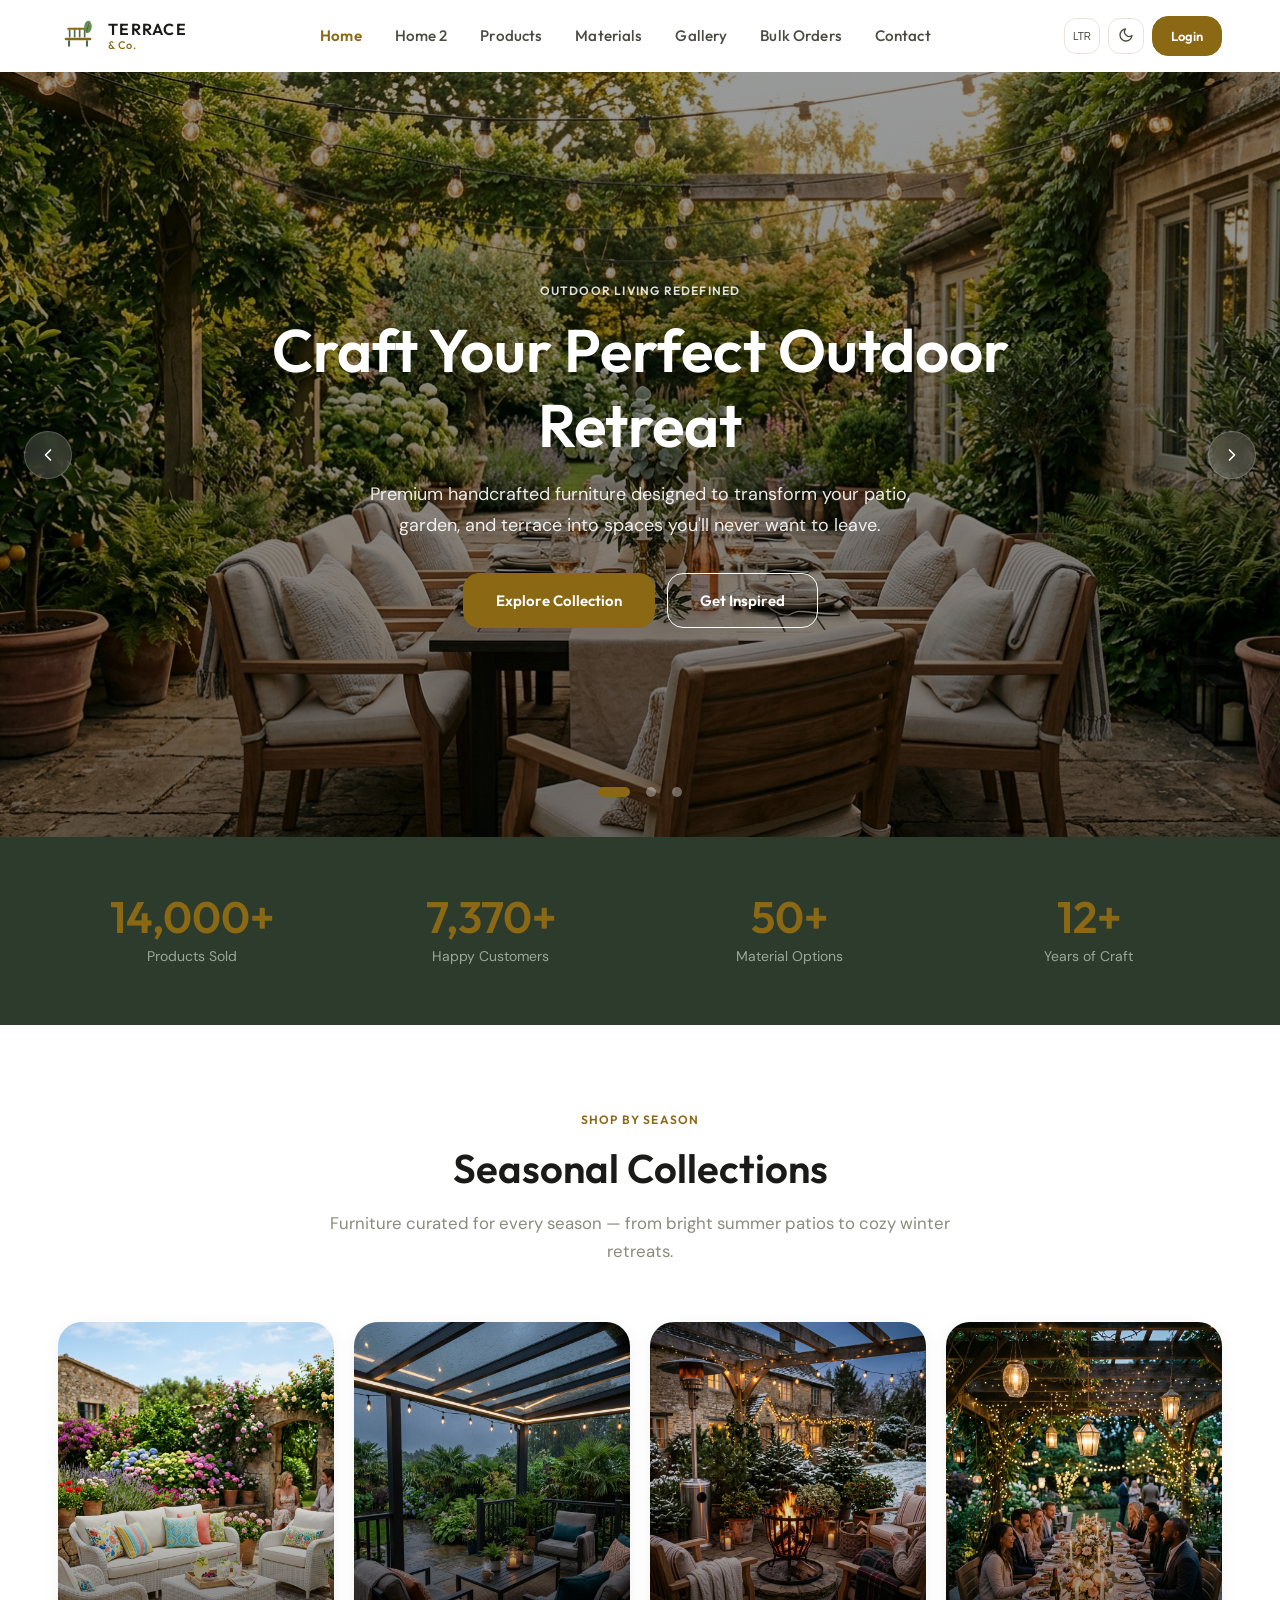
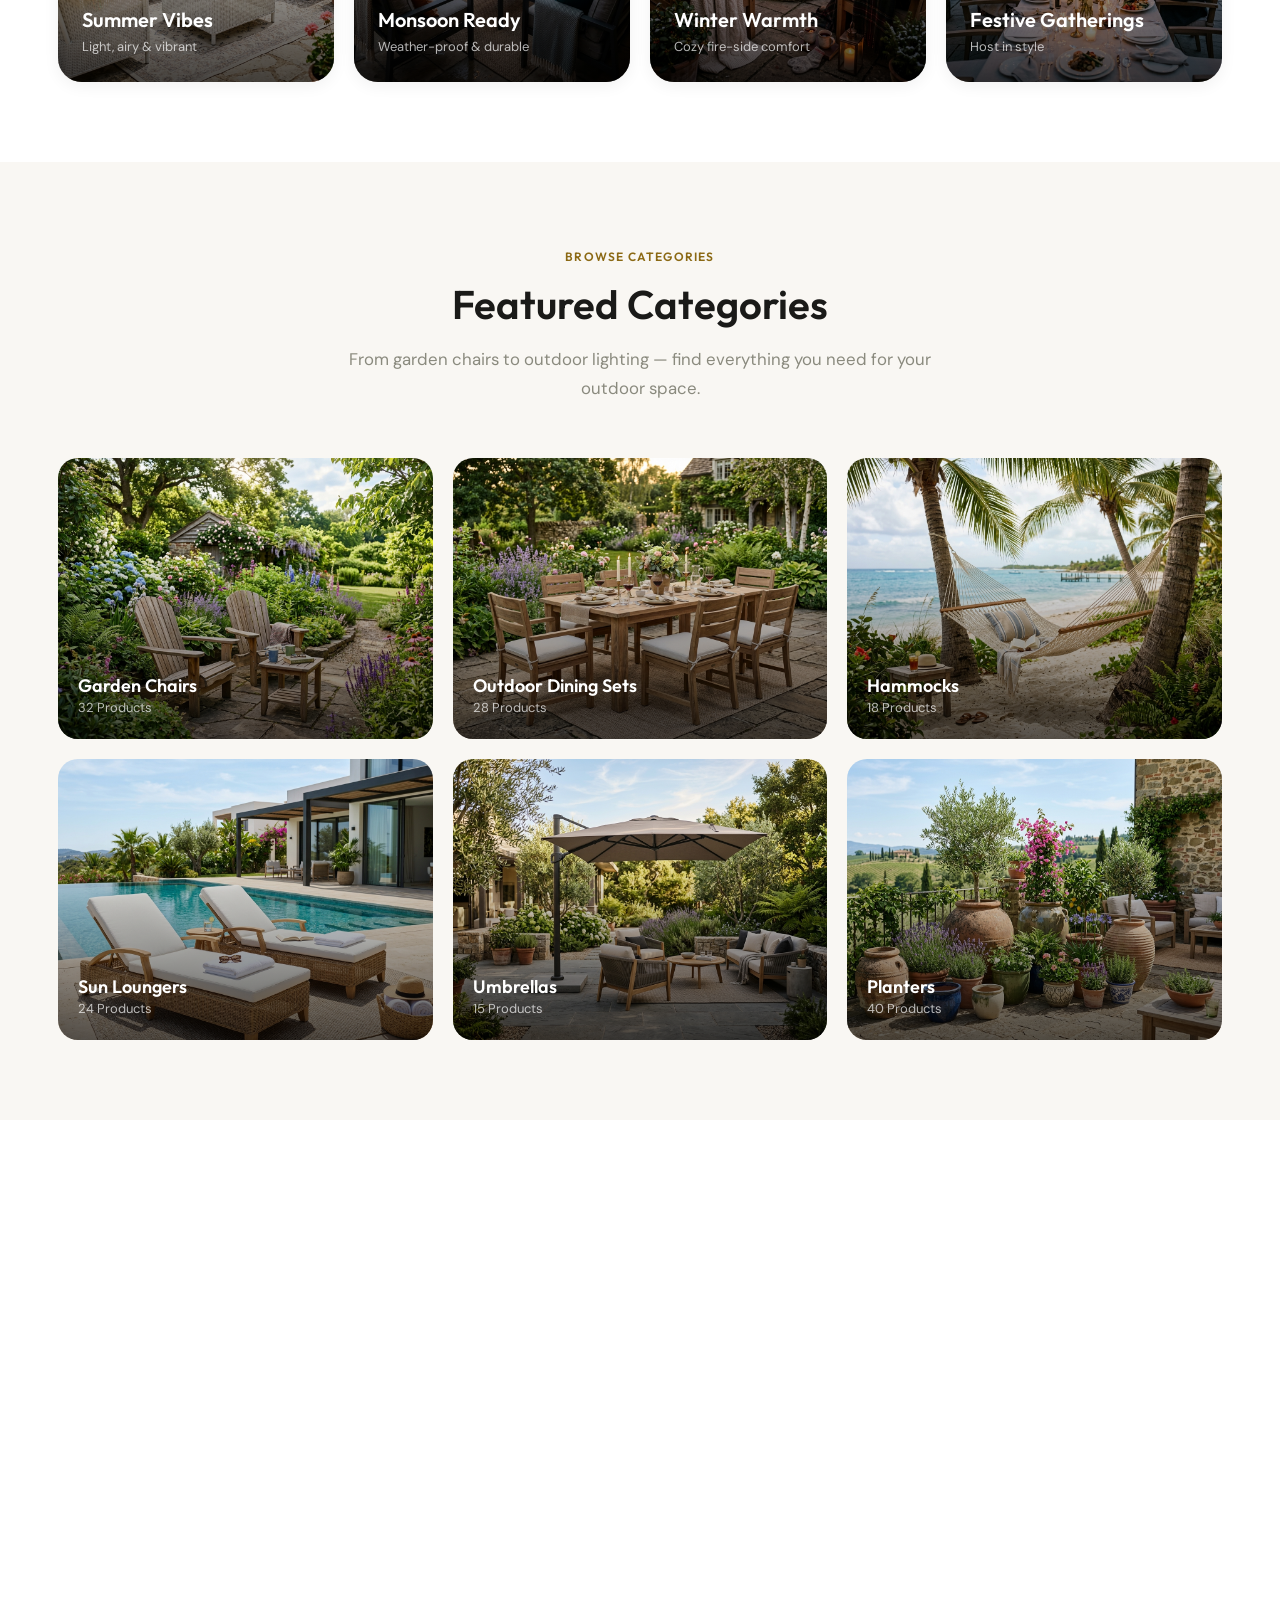
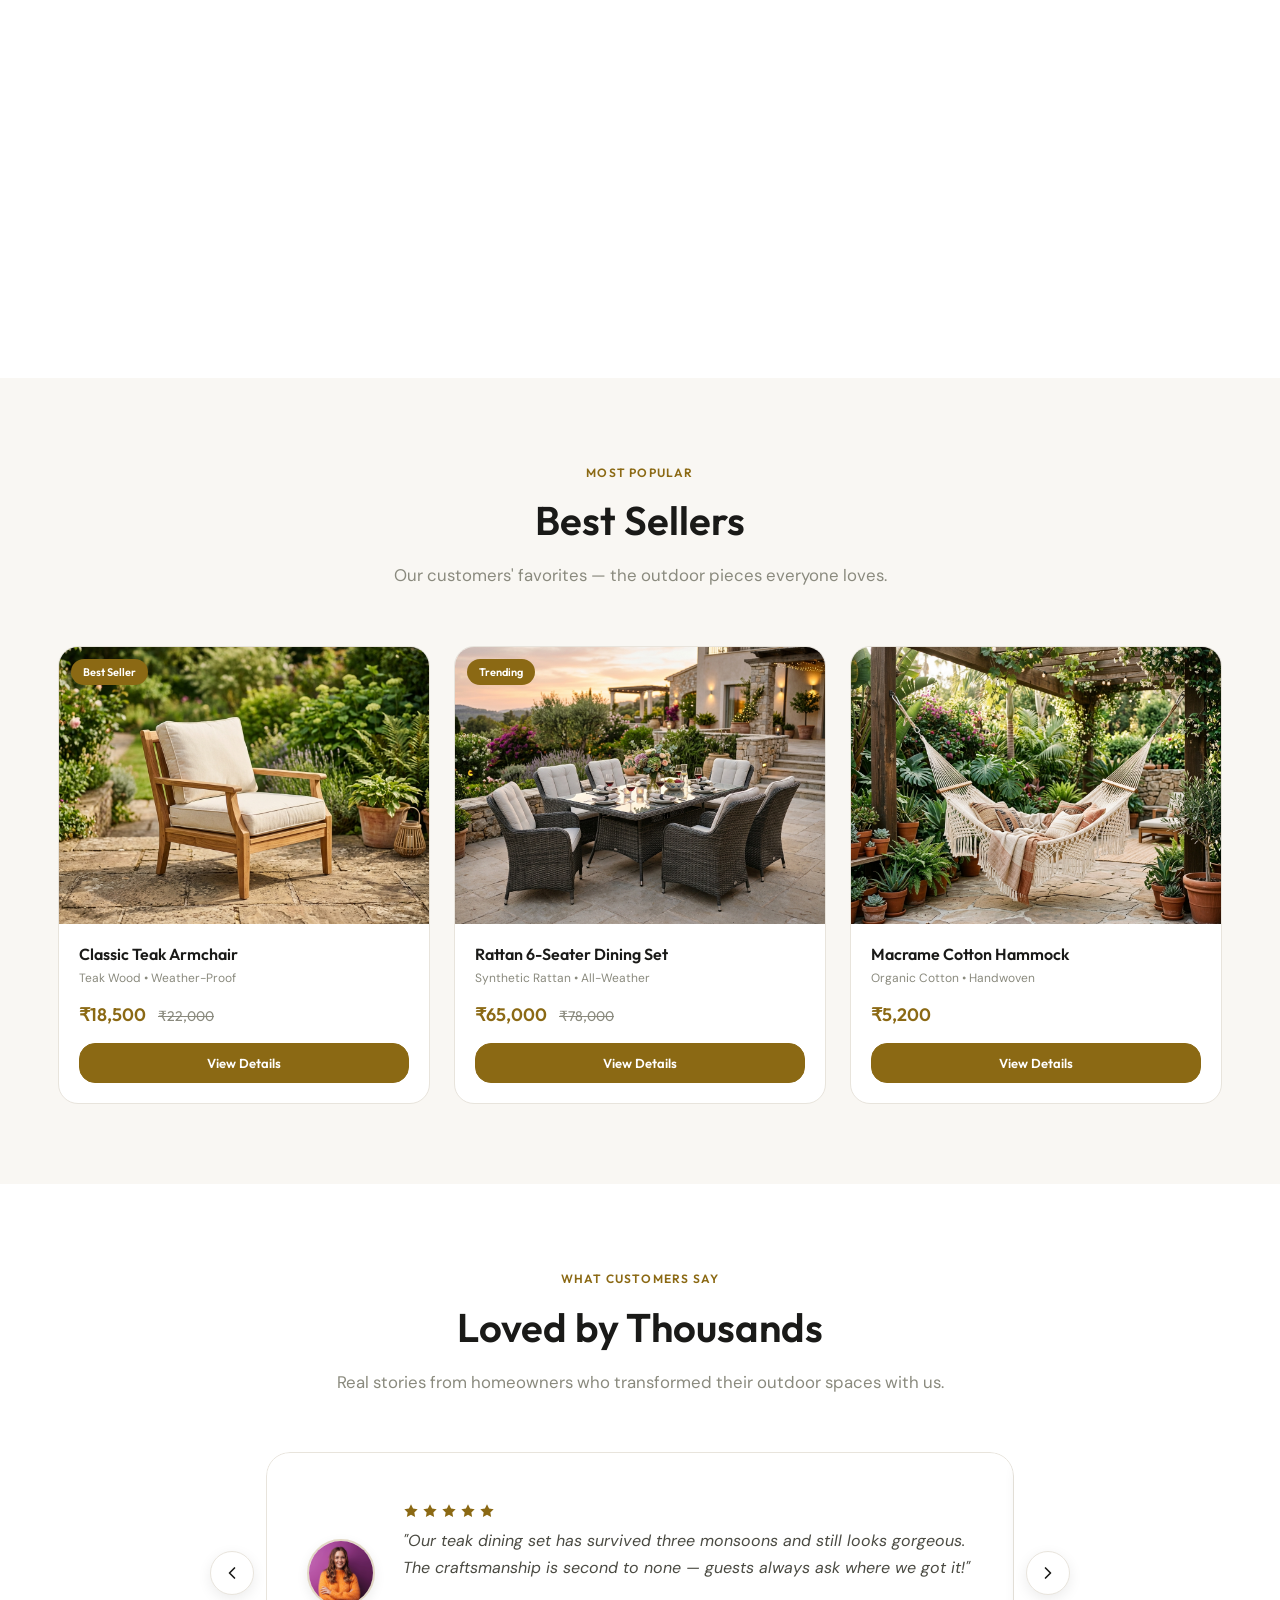
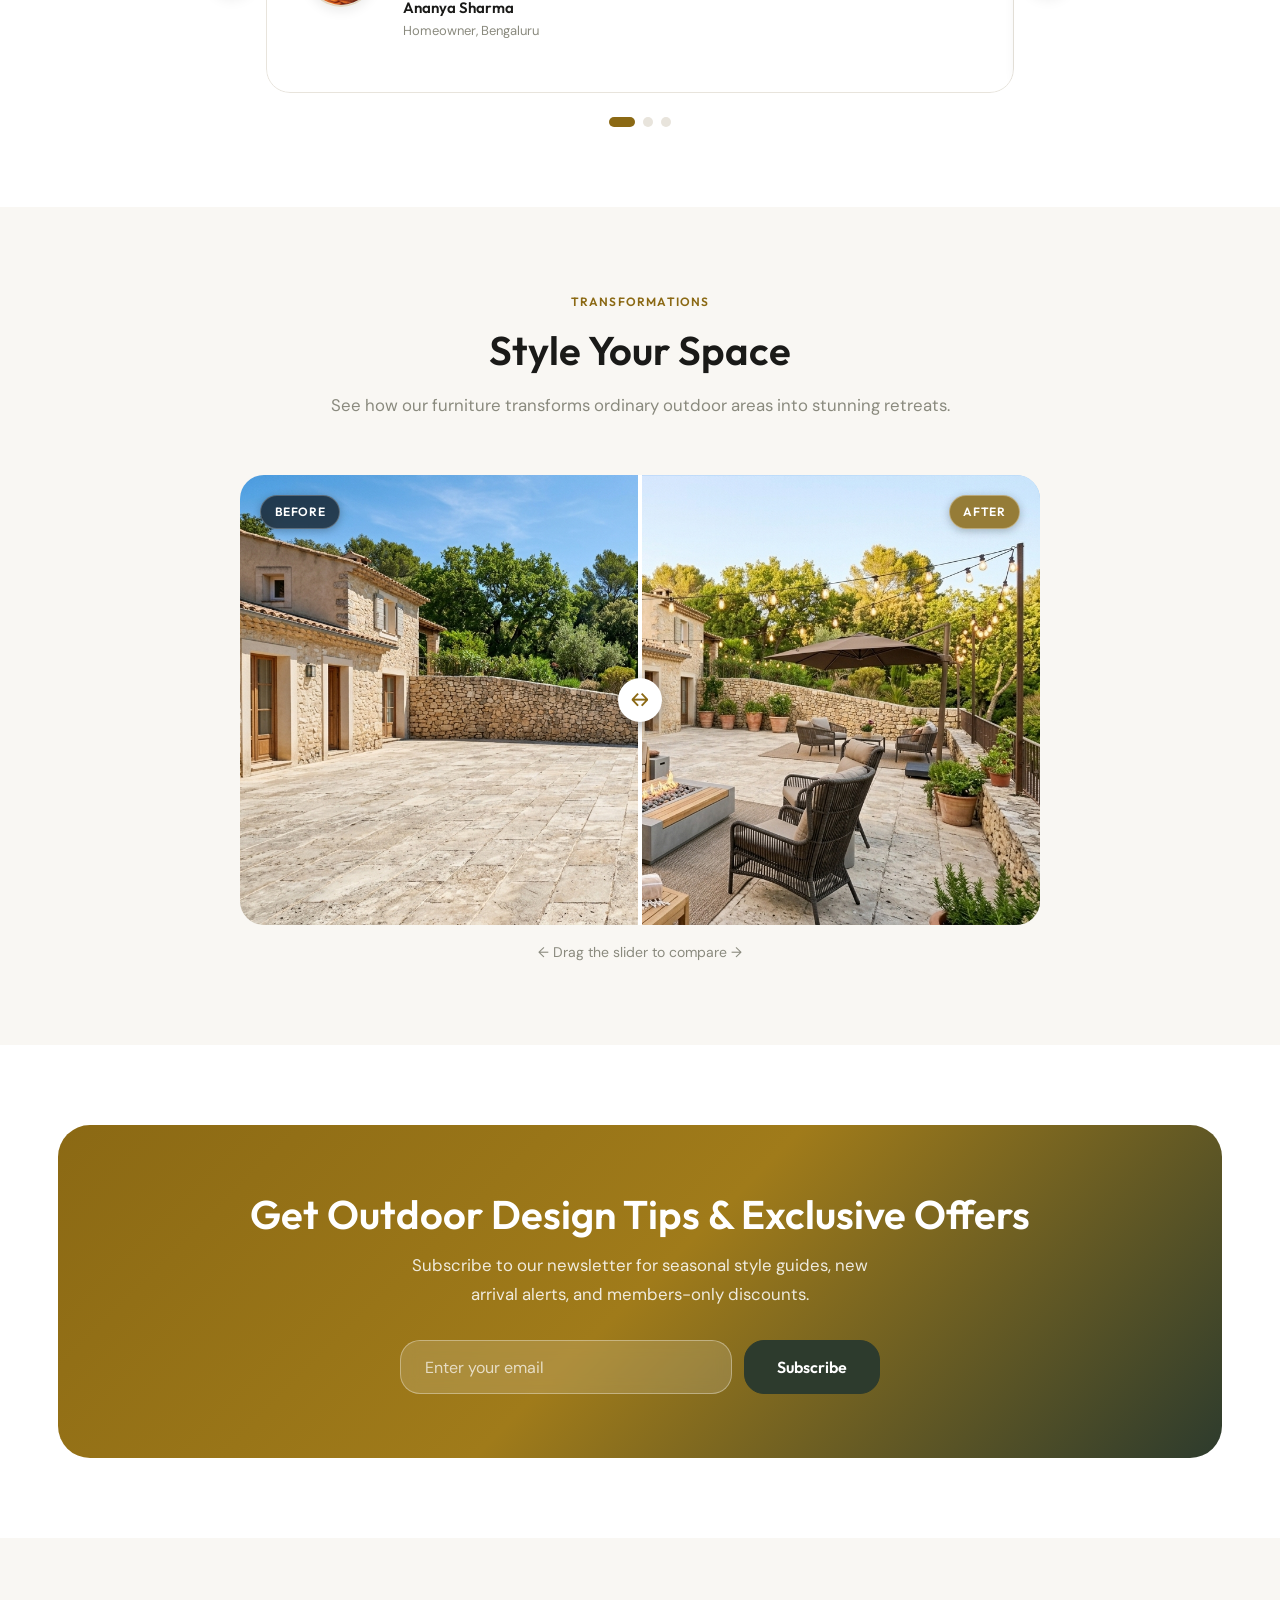
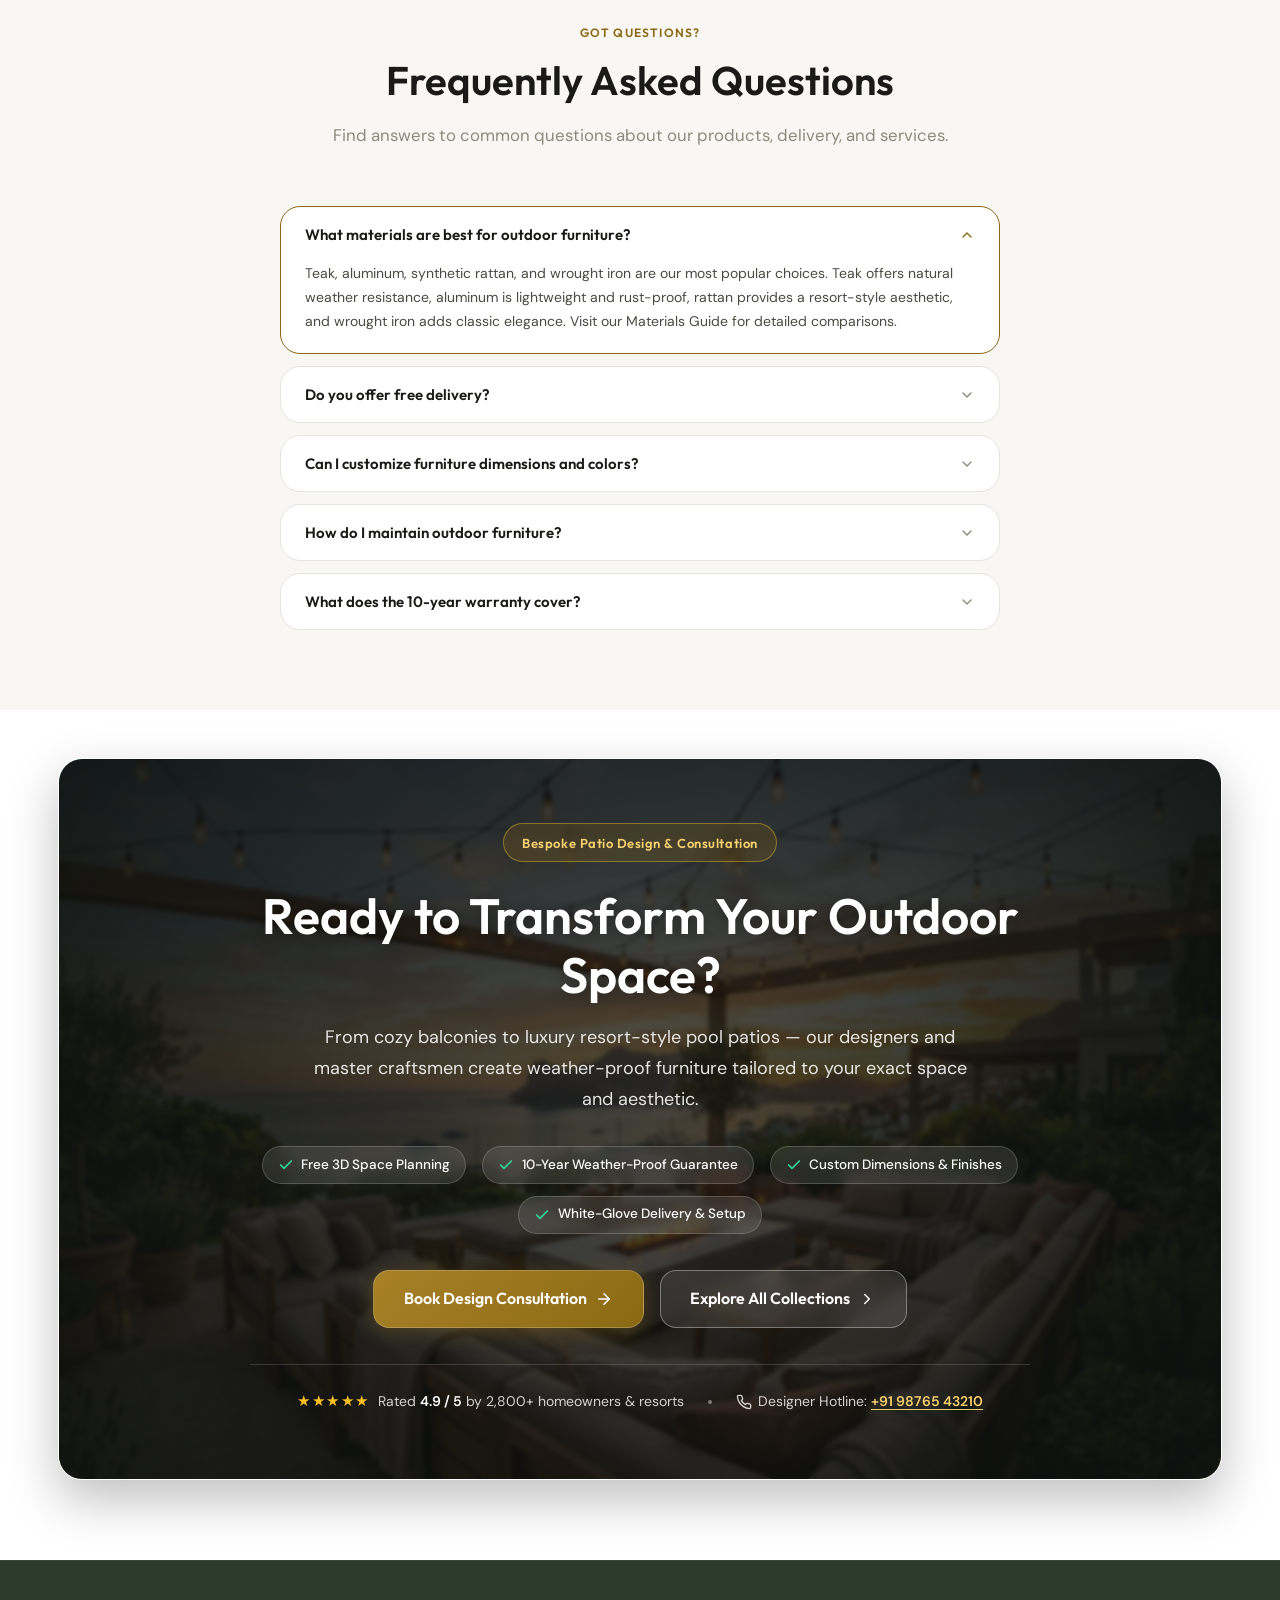
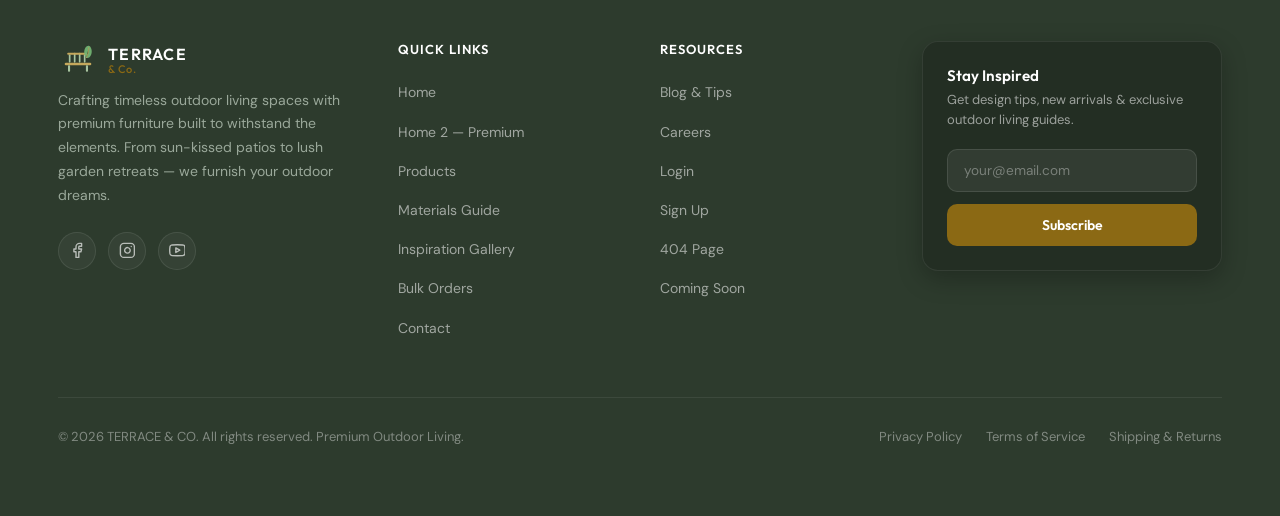
<file: index.html>
<!DOCTYPE html>
<html lang="en" id="root-html">
<head>
    <meta charset="UTF-8">
    <meta name="viewport" content="width=device-width, initial-scale=1.0">
    <meta name="description" content="Terrace & Co. — Premium outdoor furniture & patio store. Discover handcrafted garden chairs, dining sets, hammocks, sun loungers, and more for your dream outdoor living space.">
    <title>Terrace & Co. — Outdoor Furniture & Patio Store</title>
    <link rel="icon" type="image/svg+xml" href="favicon.svg">
    <link rel="stylesheet" href="style.css">
</head>
<body>
<div id="main-nav"></div>

<!-- ====== HERO SLIDER ====== -->
<section class="hero-slider" id="hero-section">
    <!-- Slide 1 -->
    <div class="hero-slide active">
        <div class="hero-slide-bg"><img src="assets/images/hero_slide_1.jpg" alt="Outdoor dining setup at golden hour with teak furniture and string lights"></div>
        <div class="hero-slide-overlay"></div>
        <div class="hero-slide-content">
            <div class="section-label">Outdoor Living Redefined</div>
            <h1>Craft Your Perfect Outdoor Retreat</h1>
            <p>Premium handcrafted furniture designed to transform your patio, garden, and terrace into spaces you'll never want to leave.</p>
            <div class="hero-buttons" style="display:flex;gap:0.75rem;flex-wrap:wrap;justify-content:center;">
                <a href="products.html" class="btn btn-primary btn-lg">Explore Collection</a>
                <a href="gallery.html" class="btn btn-outline btn-lg" style="border-color:#fff;color:#fff;">Get Inspired</a>
            </div>
        </div>
    </div>
    <!-- Slide 2 -->
    <div class="hero-slide">
        <div class="hero-slide-bg"><img src="assets/images/hero_slide_2.jpg" alt="Modern luxury poolside loungers with tropical plants"></div>
        <div class="hero-slide-overlay"></div>
        <div class="hero-slide-content">
            <div class="section-label">Resort-Style Living</div>
            <h1>Luxury Poolside & Lounge Furniture</h1>
            <p>Sun loungers, daybeds, and lounge sets crafted from weather-proof rattan and premium teak for the ultimate relaxation.</p>
            <div class="hero-buttons" style="display:flex;gap:0.75rem;flex-wrap:wrap;justify-content:center;">
                <a href="products.html" class="btn btn-primary btn-lg">Shop Loungers</a>
                <a href="materials.html" class="btn btn-outline btn-lg" style="border-color:#fff;color:#fff;">Material Guide</a>
            </div>
        </div>
    </div>
    <!-- Slide 3 -->
    <div class="hero-slide">
        <div class="hero-slide-bg"><img src="assets/images/hero_slide_3.jpg" alt="Bohemian garden hammock with lanterns and cushions"></div>
        <div class="hero-slide-overlay"></div>
        <div class="hero-slide-content">
            <div class="section-label">Cozy Outdoor Spaces</div>
            <h1>Hammocks, Swings & Garden Bliss</h1>
            <p>Create a personal sanctuary in your backyard with our handwoven hammocks, garden swings, and nature-inspired accessories.</p>
            <div class="hero-buttons" style="display:flex;gap:0.75rem;flex-wrap:wrap;justify-content:center;">
                <a href="products.html" class="btn btn-primary btn-lg">Browse Hammocks</a>
                <a href="contact.html" class="btn btn-outline btn-lg" style="border-color:#fff;color:#fff;">Visit Showroom</a>
            </div>
        </div>
    </div>
    <!-- Controls -->
    <button class="hero-arrow prev" id="hero-prev" aria-label="Previous slide"><svg xmlns="http://www.w3.org/2000/svg" width="20" height="20" viewBox="0 0 24 24" fill="none" stroke="currentColor" stroke-width="2" stroke-linecap="round" stroke-linejoin="round"><polyline points="15 18 9 12 15 6"/></svg></button>
    <button class="hero-arrow next" id="hero-next" aria-label="Next slide"><svg xmlns="http://www.w3.org/2000/svg" width="20" height="20" viewBox="0 0 24 24" fill="none" stroke="currentColor" stroke-width="2" stroke-linecap="round" stroke-linejoin="round"><polyline points="9 18 15 12 9 6"/></svg></button>
    <div class="hero-controls">
        <button class="hero-dot active" aria-label="Slide 1"></button>
        <button class="hero-dot" aria-label="Slide 2"></button>
        <button class="hero-dot" aria-label="Slide 3"></button>
    </div>
</section>

<!-- ====== STATS BANNER ====== -->
<section class="stats-banner animate-on-scroll">
    <div class="container">
        <div class="stats-grid">
            <div class="stat-item">
                <div class="stat-value" data-count="15000" data-suffix="+">0</div>
                <div class="stat-label">Products Sold</div>
            </div>
            <div class="stat-item">
                <div class="stat-value" data-count="8000" data-suffix="+">0</div>
                <div class="stat-label">Happy Customers</div>
            </div>
            <div class="stat-item">
                <div class="stat-value" data-count="50" data-suffix="+">0</div>
                <div class="stat-label">Material Options</div>
            </div>
            <div class="stat-item">
                <div class="stat-value" data-count="12" data-suffix="+">0</div>
                <div class="stat-label">Years of Craft</div>
            </div>
        </div>
    </div>
</section>

<!-- ====== SEASONAL COLLECTIONS ====== -->
<section class="section">
    <div class="container">
        <div class="section-header animate-on-scroll">
            <div class="section-label" style="justify-content:center;">Shop by Season</div>
            <h2>Seasonal Collections</h2>
            <p>Furniture curated for every season — from bright summer patios to cozy winter retreats.</p>
        </div>
        <div class="seasonal-grid hscroll-track animate-on-scroll">
            <div class="hscroll-card">
                <img src="assets/images/seasonal_summer.jpg" alt="Summer outdoor furniture collection with bright wicker sofas">
                <div class="hscroll-card-overlay"></div>
                <div class="hscroll-card-text"><h3>Summer Vibes</h3><p>Light, airy &amp; vibrant</p></div>
            </div>
            <div class="hscroll-card">
                <img src="assets/images/seasonal_monsoon.jpg" alt="Monsoon-ready covered patio with weather-proof aluminum furniture">
                <div class="hscroll-card-overlay"></div>
                <div class="hscroll-card-text"><h3>Monsoon Ready</h3><p>Weather-proof &amp; durable</p></div>
            </div>
            <div class="hscroll-card">
                <img src="assets/images/seasonal_winter.jpg" alt="Winter patio setup with fire pit and warm blankets">
                <div class="hscroll-card-overlay"></div>
                <div class="hscroll-card-text"><h3>Winter Warmth</h3><p>Cozy fire-side comfort</p></div>
            </div>
            <div class="hscroll-card">
                <img src="assets/images/seasonal_festive.jpg" alt="Festive garden dining party with fairy lights and lanterns">
                <div class="hscroll-card-overlay"></div>
                <div class="hscroll-card-text"><h3>Festive Gatherings</h3><p>Host in style</p></div>
            </div>
        </div>
    </div>
</section>

<!-- ====== FEATURED CATEGORIES ====== -->
<section class="section bg-surface">
    <div class="container">
        <div class="section-header animate-on-scroll">
            <div class="section-label" style="justify-content:center;">Browse Categories</div>
            <h2>Featured Categories</h2>
            <p>From garden chairs to outdoor lighting — find everything you need for your outdoor space.</p>
        </div>
        <div class="cat-grid animate-on-scroll">
            <a href="products.html" class="cat-card">
                <img src="assets/images/cat_garden_chairs.jpg" alt="Wooden Adirondack garden chairs in a lush garden">
                <div class="cat-card-overlay"></div>
                <div class="cat-card-text"><h3>Garden Chairs</h3><p>32 Products</p></div>
            </a>
            <a href="products.html" class="cat-card">
                <img src="assets/images/cat_dining_sets.jpg" alt="Outdoor teak dining set with cushioned chairs">
                <div class="cat-card-overlay"></div>
                <div class="cat-card-text"><h3>Outdoor Dining Sets</h3><p>28 Products</p></div>
            </a>
            <a href="products.html" class="cat-card">
                <img src="assets/images/cat_hammocks.jpg" alt="Cotton rope hammock between palm trees on beach">
                <div class="cat-card-overlay"></div>
                <div class="cat-card-text"><h3>Hammocks</h3><p>18 Products</p></div>
            </a>
            <a href="products.html" class="cat-card">
                <img src="assets/images/cat_sun_loungers.jpg" alt="Rattan sun loungers by pool">
                <div class="cat-card-overlay"></div>
                <div class="cat-card-text"><h3>Sun Loungers</h3><p>24 Products</p></div>
            </a>
            <a href="products.html" class="cat-card">
                <img src="assets/images/cat_umbrellas.jpg" alt="Cantilever luxury patio umbrella over terrace seating">
                <div class="cat-card-overlay"></div>
                <div class="cat-card-text"><h3>Umbrellas</h3><p>15 Products</p></div>
            </a>
            <a href="products.html" class="cat-card">
                <img src="assets/images/cat_planters.jpg" alt="Designer terracotta, ceramic, and stone outdoor planters with olive trees and lavender">
                <div class="cat-card-overlay"></div>
                <div class="cat-card-text"><h3>Planters</h3><p>40 Products</p></div>
            </a>
        </div>
    </div>
</section>

<!-- ====== WHY CHOOSE US ====== -->
<section class="section">
    <div class="container">
        <div class="feature-split animate-on-scroll">
            <div class="feature-img">
                <img src="assets/images/feature_section.jpg" alt="Close-up of premium handcrafted teak wood furniture joint">
            </div>
            <div>
                <div class="section-label">Why Terrace &amp; Co.</div>
                <h2 style="margin-bottom:0.5rem;">Crafted for the Outdoors</h2>
                <p style="margin-bottom:1.5rem;">Every piece is built to endure sun, rain, and time — without sacrificing beauty.</p>
                <div class="feature-list">
                    <div class="feature-item">
                        <div class="icon-box"><svg xmlns="http://www.w3.org/2000/svg" width="20" height="20" viewBox="0 0 24 24" fill="none" stroke="currentColor" stroke-width="2" stroke-linecap="round" stroke-linejoin="round"><path d="M12 22s8-4 8-10V5l-8-3-8 3v7c0 6 8 10 8 10z"/></svg></div>
                        <div><h4>Weather-Proof</h4><p>UV-resistant finishes and rust-proof hardware for year-round durability.</p></div>
                    </div>
                    <div class="feature-item">
                        <div class="icon-box"><svg xmlns="http://www.w3.org/2000/svg" width="20" height="20" viewBox="0 0 24 24" fill="none" stroke="currentColor" stroke-width="2" stroke-linecap="round" stroke-linejoin="round"><path d="M18.37 2.63L14 7l-1.59-1.59a2 2 0 0 0-2.82 0L8 7l9 9 1.59-1.59a2 2 0 0 0 0-2.82L17 10l4.37-4.37a2.12 2.12 0 1 0-3-3z"/><path d="M9 8c-2 3-4 3.5-7 4l8 10c2-1 6-5 6-7"/><path d="M14.5 17.5L4.5 15"/></svg></div>
                        <div><h4>Handcrafted Quality</h4><p>Artisan-made with traditional joinery and premium-grade materials.</p></div>
                    </div>
                    <div class="feature-item">
                        <div class="icon-box"><svg xmlns="http://www.w3.org/2000/svg" width="20" height="20" viewBox="0 0 24 24" fill="none" stroke="currentColor" stroke-width="2" stroke-linecap="round" stroke-linejoin="round"><path d="M11 20A7 7 0 0 1 9.8 6.9C15.5 4.9 17 3.5 19 2c1 2 2 4.5 1 8-1.5 5.5-4 7.5-7 10z"/><path d="M2 21c0-3 1.85-5.36 5.08-6C9.5 14.52 12 13 13 12"/></svg></div>
                        <div><h4>Eco-Friendly Materials</h4><p>Sustainably sourced teak, recycled aluminum, and biodegradable finishes.</p></div>
                    </div>
                    <div class="feature-item">
                        <div class="icon-box"><svg xmlns="http://www.w3.org/2000/svg" width="20" height="20" viewBox="0 0 24 24" fill="none" stroke="currentColor" stroke-width="2" stroke-linecap="round" stroke-linejoin="round"><polyline points="20 6 9 17 4 12"/></svg></div>
                        <div><h4>10-Year Warranty</h4><p>We stand behind every piece with a comprehensive decade-long warranty.</p></div>
                    </div>
                </div>
            </div>
        </div>
    </div>
</section>

<!-- ====== BEST SELLERS ====== -->
<section class="section bg-surface">
    <div class="container">
        <div class="section-header animate-on-scroll">
            <div class="section-label" style="justify-content:center;">Most Popular</div>
            <h2>Best Sellers</h2>
            <p>Our customers' favorites — the outdoor pieces everyone loves.</p>
        </div>
        <div class="product-grid animate-on-scroll">
            <div class="product-card">
                <div class="product-card-img">
                    <img src="assets/images/product_1.jpg" alt="Classic Teak Armchair">
                    <span class="product-badge">Best Seller</span>
                </div>
                <div class="product-card-body">
                    <h3>Classic Teak Armchair</h3>
                    <p class="product-material">Teak Wood • Weather-Proof</p>
                    <div class="product-price">₹18,500 <span class="old-price">₹22,000</span></div>
                    <a href="products.html" class="btn btn-primary btn-sm w-full">View Details</a>
                </div>
            </div>
            <div class="product-card">
                <div class="product-card-img">
                    <img src="assets/images/product_2.jpg" alt="Rattan 6-Seater Dining Set">
                    <span class="product-badge">Trending</span>
                </div>
                <div class="product-card-body">
                    <h3>Rattan 6-Seater Dining Set</h3>
                    <p class="product-material">Synthetic Rattan • All-Weather</p>
                    <div class="product-price">₹65,000 <span class="old-price">₹78,000</span></div>
                    <a href="products.html" class="btn btn-primary btn-sm w-full">View Details</a>
                </div>
            </div>
            <div class="product-card">
                <div class="product-card-img">
                    <img src="assets/images/product_3.jpg" alt="Macrame Cotton Hammock">
                </div>
                <div class="product-card-body">
                    <h3>Macrame Cotton Hammock</h3>
                    <p class="product-material">Organic Cotton • Handwoven</p>
                    <div class="product-price">₹5,200</div>
                    <a href="products.html" class="btn btn-primary btn-sm w-full">View Details</a>
                </div>
            </div>
        </div>
    </div>
</section>

<!-- ====== CUSTOMER REVIEWS ====== -->
<section class="section">
    <div class="container">
        <div class="section-header animate-on-scroll">
            <div class="section-label" style="justify-content:center;">What Customers Say</div>
            <h2>Loved by Thousands</h2>
            <p>Real stories from homeowners who transformed their outdoor spaces with us.</p>
        </div>
        <div class="testimonial-carousel-container animate-on-scroll">
            <button type="button" class="testimonial-arrow prev" id="testimonial-prev" aria-label="Previous review">
                <svg xmlns="http://www.w3.org/2000/svg" width="20" height="20" viewBox="0 0 24 24" fill="none" stroke="currentColor" stroke-width="2" stroke-linecap="round" stroke-linejoin="round"><polyline points="15 18 9 12 15 6"/></svg>
            </button>
            <div class="testimonial-viewport" id="testimonial-viewport">
                <div class="testimonial-track" id="testimonial-track">
                    <div class="testimonial-card">
                        <div class="testimonial-avatar"><img src="assets/images/Untitled design (34).png" alt="Ananya Sharma"></div>
                        <div class="testimonial-body">
                            <div class="testimonial-stars"><svg xmlns="http://www.w3.org/2000/svg" width="16" height="16" viewBox="0 0 24 24" fill="#8B6914" stroke="none"><polygon points="12 2 15.09 8.26 22 9.27 17 14.14 18.18 21.02 12 17.77 5.82 21.02 7 14.14 2 9.27 8.91 8.26 12 2"/></svg><svg xmlns="http://www.w3.org/2000/svg" width="16" height="16" viewBox="0 0 24 24" fill="#8B6914" stroke="none"><polygon points="12 2 15.09 8.26 22 9.27 17 14.14 18.18 21.02 12 17.77 5.82 21.02 7 14.14 2 9.27 8.91 8.26 12 2"/></svg><svg xmlns="http://www.w3.org/2000/svg" width="16" height="16" viewBox="0 0 24 24" fill="#8B6914" stroke="none"><polygon points="12 2 15.09 8.26 22 9.27 17 14.14 18.18 21.02 12 17.77 5.82 21.02 7 14.14 2 9.27 8.91 8.26 12 2"/></svg><svg xmlns="http://www.w3.org/2000/svg" width="16" height="16" viewBox="0 0 24 24" fill="#8B6914" stroke="none"><polygon points="12 2 15.09 8.26 22 9.27 17 14.14 18.18 21.02 12 17.77 5.82 21.02 7 14.14 2 9.27 8.91 8.26 12 2"/></svg><svg xmlns="http://www.w3.org/2000/svg" width="16" height="16" viewBox="0 0 24 24" fill="#8B6914" stroke="none"><polygon points="12 2 15.09 8.26 22 9.27 17 14.14 18.18 21.02 12 17.77 5.82 21.02 7 14.14 2 9.27 8.91 8.26 12 2"/></svg></div>
                            <blockquote>"Our teak dining set has survived three monsoons and still looks gorgeous. The craftsmanship is second to none — guests always ask where we got it!"</blockquote>
                            <div class="testimonial-name">Ananya Sharma</div>
                            <div class="testimonial-role">Homeowner, Bengaluru</div>
                        </div>
                    </div>
                    <div class="testimonial-card">
                        <div class="testimonial-avatar"><img src="assets/images/Untitled design (32).png" alt="Rajesh Patel"></div>
                        <div class="testimonial-body">
                            <div class="testimonial-stars"><svg xmlns="http://www.w3.org/2000/svg" width="16" height="16" viewBox="0 0 24 24" fill="#8B6914" stroke="none"><polygon points="12 2 15.09 8.26 22 9.27 17 14.14 18.18 21.02 12 17.77 5.82 21.02 7 14.14 2 9.27 8.91 8.26 12 2"/></svg><svg xmlns="http://www.w3.org/2000/svg" width="16" height="16" viewBox="0 0 24 24" fill="#8B6914" stroke="none"><polygon points="12 2 15.09 8.26 22 9.27 17 14.14 18.18 21.02 12 17.77 5.82 21.02 7 14.14 2 9.27 8.91 8.26 12 2"/></svg><svg xmlns="http://www.w3.org/2000/svg" width="16" height="16" viewBox="0 0 24 24" fill="#8B6914" stroke="none"><polygon points="12 2 15.09 8.26 22 9.27 17 14.14 18.18 21.02 12 17.77 5.82 21.02 7 14.14 2 9.27 8.91 8.26 12 2"/></svg><svg xmlns="http://www.w3.org/2000/svg" width="16" height="16" viewBox="0 0 24 24" fill="#8B6914" stroke="none"><polygon points="12 2 15.09 8.26 22 9.27 17 14.14 18.18 21.02 12 17.77 5.82 21.02 7 14.14 2 9.27 8.91 8.26 12 2"/></svg><svg xmlns="http://www.w3.org/2000/svg" width="16" height="16" viewBox="0 0 24 24" fill="#8B6914" stroke="none"><polygon points="12 2 15.09 8.26 22 9.27 17 14.14 18.18 21.02 12 17.77 5.82 21.02 7 14.14 2 9.27 8.91 8.26 12 2"/></svg></div>
                            <blockquote>"We furnished our entire resort pool deck with Terrace & Co. The rattan loungers are incredibly comfortable and have held up beautifully. Highly recommend for hospitality projects."</blockquote>
                            <div class="testimonial-name">Rajesh Patel</div>
                            <div class="testimonial-role">Resort Owner, Goa</div>
                        </div>
                    </div>
                    <div class="testimonial-card">
                        <div class="testimonial-avatar"><img src="assets/images/Untitled design (35).png" alt="Meera Iyer"></div>
                        <div class="testimonial-body">
                            <div class="testimonial-stars"><svg xmlns="http://www.w3.org/2000/svg" width="16" height="16" viewBox="0 0 24 24" fill="#8B6914" stroke="none"><polygon points="12 2 15.09 8.26 22 9.27 17 14.14 18.18 21.02 12 17.77 5.82 21.02 7 14.14 2 9.27 8.91 8.26 12 2"/></svg><svg xmlns="http://www.w3.org/2000/svg" width="16" height="16" viewBox="0 0 24 24" fill="#8B6914" stroke="none"><polygon points="12 2 15.09 8.26 22 9.27 17 14.14 18.18 21.02 12 17.77 5.82 21.02 7 14.14 2 9.27 8.91 8.26 12 2"/></svg><svg xmlns="http://www.w3.org/2000/svg" width="16" height="16" viewBox="0 0 24 24" fill="#8B6914" stroke="none"><polygon points="12 2 15.09 8.26 22 9.27 17 14.14 18.18 21.02 12 17.77 5.82 21.02 7 14.14 2 9.27 8.91 8.26 12 2"/></svg><svg xmlns="http://www.w3.org/2000/svg" width="16" height="16" viewBox="0 0 24 24" fill="#8B6914" stroke="none"><polygon points="12 2 15.09 8.26 22 9.27 17 14.14 18.18 21.02 12 17.77 5.82 21.02 7 14.14 2 9.27 8.91 8.26 12 2"/></svg><svg xmlns="http://www.w3.org/2000/svg" width="16" height="16" viewBox="0 0 24 24" fill="#8B6914" stroke="none"><polygon points="12 2 15.09 8.26 22 9.27 17 14.14 18.18 21.02 12 17.77 5.82 21.02 7 14.14 2 9.27 8.91 8.26 12 2"/></svg></div>
                            <blockquote>"The customization service was incredible. They designed a wrought iron bench that fits perfectly in our courtyard. The team was professional and delivery was prompt."</blockquote>
                            <div class="testimonial-name">Meera Iyer</div>
                            <div class="testimonial-role">Interior Designer, Chennai</div>
                        </div>
                    </div>
                </div>
            </div>
            <button type="button" class="testimonial-arrow next" id="testimonial-next" aria-label="Next review">
                <svg xmlns="http://www.w3.org/2000/svg" width="20" height="20" viewBox="0 0 24 24" fill="none" stroke="currentColor" stroke-width="2" stroke-linecap="round" stroke-linejoin="round"><polyline points="9 18 15 12 9 6"/></svg>
            </button>
        </div>
        <div class="testimonial-dots" id="testimonial-dots">
            <button type="button" class="testimonial-dot active" data-index="0" aria-label="Go to review 1"></button>
            <button type="button" class="testimonial-dot" data-index="1" aria-label="Go to review 2"></button>
            <button type="button" class="testimonial-dot" data-index="2" aria-label="Go to review 3"></button>
        </div>
    </div>
</section>

<!-- ====== STYLE YOUR SPACE — BEFORE/AFTER ====== -->
<section class="section bg-surface">
    <div class="container">
        <div class="section-header animate-on-scroll">
            <div class="section-label" style="justify-content:center;">Transformations</div>
            <h2>Style Your Space</h2>
            <p>See how our furniture transforms ordinary outdoor areas into stunning retreats.</p>
        </div>
        <div class="ba-slider animate-on-scroll">
            <img src="assets/images/before_space.jpg" alt="Before — Empty patio space" class="ba-before">
            <img src="assets/images/after_space.jpg" alt="After — Furnished luxury patio with Terrace & Co. furniture" class="ba-after">
            <span class="ba-badge before">Before</span>
            <span class="ba-badge after">After</span>
            <div class="ba-handle"></div>
        </div>
        <p class="text-center text-muted" style="margin-top:1rem;font-size:0.875rem;">← Drag the slider to compare →</p>
    </div>
</section>

<!-- ====== NEWSLETTER CTA ====== -->
<section class="section">
    <div class="container">
        <div class="cta-banner animate-on-scroll">
            <h2>Get Outdoor Design Tips & Exclusive Offers</h2>
            <p>Subscribe to our newsletter for seasonal style guides, new arrival alerts, and members-only discounts.</p>
            <form class="newsletter-form" onsubmit="event.preventDefault(); alert('Subscribed successfully!'); this.reset();">
                <input type="email" class="newsletter-input" placeholder="Enter your email" required>
                <button type="submit" class="btn btn-secondary btn-lg">Subscribe</button>
            </form>
        </div>
    </div>
</section>

<!-- ====== FAQ ====== -->
<section class="section bg-surface">
    <div class="container">
        <div class="section-header animate-on-scroll">
            <div class="section-label" style="justify-content:center;">Got Questions?</div>
            <h2>Frequently Asked Questions</h2>
            <p>Find answers to common questions about our products, delivery, and services.</p>
        </div>
        <div class="faq-list animate-on-scroll">
            <div class="faq-item active">
                <button class="faq-question" onclick="toggleFAQ(this)">What materials are best for outdoor furniture?<svg xmlns="http://www.w3.org/2000/svg" width="16" height="16" viewBox="0 0 24 24" fill="none" stroke="currentColor" stroke-width="2" stroke-linecap="round" stroke-linejoin="round"><polyline points="6 9 12 15 18 9"/></svg></button>
                <div class="faq-answer"><p>Teak, aluminum, synthetic rattan, and wrought iron are our most popular choices. Teak offers natural weather resistance, aluminum is lightweight and rust-proof, rattan provides a resort-style aesthetic, and wrought iron adds classic elegance. Visit our Materials Guide for detailed comparisons.</p></div>
            </div>
            <div class="faq-item">
                <button class="faq-question" onclick="toggleFAQ(this)">Do you offer free delivery?<svg xmlns="http://www.w3.org/2000/svg" width="16" height="16" viewBox="0 0 24 24" fill="none" stroke="currentColor" stroke-width="2" stroke-linecap="round" stroke-linejoin="round"><polyline points="6 9 12 15 18 9"/></svg></button>
                <div class="faq-answer"><p>Yes! We offer free delivery within city limits for orders above ₹15,000. For bulk and custom orders, delivery and installation are complimentary regardless of order value. Standard delivery takes 5–7 business days.</p></div>
            </div>
            <div class="faq-item">
                <button class="faq-question" onclick="toggleFAQ(this)">Can I customize furniture dimensions and colors?<svg xmlns="http://www.w3.org/2000/svg" width="16" height="16" viewBox="0 0 24 24" fill="none" stroke="currentColor" stroke-width="2" stroke-linecap="round" stroke-linejoin="round"><polyline points="6 9 12 15 18 9"/></svg></button>
                <div class="faq-answer"><p>Absolutely! We offer full customization for most products — including dimensions, material choice, cushion fabric, and finish color. Visit our Bulk & Customization Orders page or contact us for a design consultation.</p></div>
            </div>
            <div class="faq-item">
                <button class="faq-question" onclick="toggleFAQ(this)">How do I maintain outdoor furniture?<svg xmlns="http://www.w3.org/2000/svg" width="16" height="16" viewBox="0 0 24 24" fill="none" stroke="currentColor" stroke-width="2" stroke-linecap="round" stroke-linejoin="round"><polyline points="6 9 12 15 18 9"/></svg></button>
                <div class="faq-answer"><p>Maintenance depends on the material. Teak requires seasonal oiling, aluminum needs occasional soap-water cleaning, rattan should be kept dry and wiped clean, and wrought iron benefits from annual touch-up paint. Detailed care guides are included with every purchase.</p></div>
            </div>
            <div class="faq-item">
                <button class="faq-question" onclick="toggleFAQ(this)">What does the 10-year warranty cover?<svg xmlns="http://www.w3.org/2000/svg" width="16" height="16" viewBox="0 0 24 24" fill="none" stroke="currentColor" stroke-width="2" stroke-linecap="round" stroke-linejoin="round"><polyline points="6 9 12 15 18 9"/></svg></button>
                <div class="faq-answer"><p>Our warranty covers structural defects, frame damage, and material degradation under normal outdoor use. It does not cover cushion fabric wear, scratches from physical impact, or damage from extreme misuse. Full terms are available at checkout.</p></div>
            </div>
        </div>
    </div>
</section>

<!-- ====== LUXURY CALL TO ACTION ====== -->
<section class="section luxury-cta-section">
    <div class="container">
        <div class="luxury-cta animate-on-scroll">
            <div class="luxury-cta-bg">
                <img src="assets/images/cta_banner_bg.jpg" alt="Luxury modern outdoor patio and terrace lounge at sunset">
                <div class="luxury-cta-overlay"></div>
            </div>
            <div class="luxury-cta-content">
                <div class="luxury-cta-badge">
                    Bespoke Patio Design &amp; Consultation
                </div>

                <h2 class="luxury-cta-title">Ready to Transform Your Outdoor Space?</h2>
                
                <p class="luxury-cta-desc">
                    From cozy balconies to luxury resort-style pool patios — our designers and master craftsmen create weather-proof furniture tailored to your exact space and aesthetic.
                </p>

                <div class="luxury-cta-features">
                    <div class="luxury-cta-pill">
                        <svg xmlns="http://www.w3.org/2000/svg" width="16" height="16" viewBox="0 0 24 24" fill="none" stroke="currentColor" stroke-width="2.5" stroke-linecap="round" stroke-linejoin="round"><polyline points="20 6 9 17 4 12"/></svg>
                        <span>Free 3D Space Planning</span>
                    </div>
                    <div class="luxury-cta-pill">
                        <svg xmlns="http://www.w3.org/2000/svg" width="16" height="16" viewBox="0 0 24 24" fill="none" stroke="currentColor" stroke-width="2.5" stroke-linecap="round" stroke-linejoin="round"><polyline points="20 6 9 17 4 12"/></svg>
                        <span>10-Year Weather-Proof Guarantee</span>
                    </div>
                    <div class="luxury-cta-pill">
                        <svg xmlns="http://www.w3.org/2000/svg" width="16" height="16" viewBox="0 0 24 24" fill="none" stroke="currentColor" stroke-width="2.5" stroke-linecap="round" stroke-linejoin="round"><polyline points="20 6 9 17 4 12"/></svg>
                        <span>Custom Dimensions & Finishes</span>
                    </div>
                    <div class="luxury-cta-pill">
                        <svg xmlns="http://www.w3.org/2000/svg" width="16" height="16" viewBox="0 0 24 24" fill="none" stroke="currentColor" stroke-width="2.5" stroke-linecap="round" stroke-linejoin="round"><polyline points="20 6 9 17 4 12"/></svg>
                        <span>White-Glove Delivery & Setup</span>
                    </div>
                </div>

                <div class="luxury-cta-actions">
                    <a href="contact.html" class="btn luxury-cta-btn-primary btn-lg">
                        <span>Book Design Consultation</span>
                        <svg xmlns="http://www.w3.org/2000/svg" width="18" height="18" viewBox="0 0 24 24" fill="none" stroke="currentColor" stroke-width="2" stroke-linecap="round" stroke-linejoin="round"><line x1="5" y1="12" x2="19" y2="12"/><polyline points="12 5 19 12 12 19"/></svg>
                    </a>
                    <a href="products.html" class="btn luxury-cta-btn-secondary btn-lg">
                        <span>Explore All Collections</span>
                        <svg xmlns="http://www.w3.org/2000/svg" width="18" height="18" viewBox="0 0 24 24" fill="none" stroke="currentColor" stroke-width="2" stroke-linecap="round" stroke-linejoin="round"><polyline points="9 18 15 12 9 6"/></svg>
                    </a>
                </div>

                <div class="luxury-cta-footer">
                    <div class="luxury-cta-rating">
                        <span class="stars">★★★★★</span>
                        <span>Rated <strong>4.9 / 5</strong> by 2,800+ homeowners & resorts</span>
                    </div>
                    <div class="luxury-cta-divider"></div>
                    <div class="luxury-cta-phone">
                        <svg xmlns="http://www.w3.org/2000/svg" width="16" height="16" viewBox="0 0 24 24" fill="none" stroke="currentColor" stroke-width="2" stroke-linecap="round" stroke-linejoin="round"><path d="M22 16.92v3a2 2 0 0 1-2.18 2 19.79 19.79 0 0 1-8.63-3.07 19.5 19.5 0 0 1-6-6 19.79 19.79 0 0 1-3.07-8.67A2 2 0 0 1 4.11 2h3a2 2 0 0 1 2 1.72 12.84 12.84 0 0 0 .7 2.81 2 2 0 0 1-.45 2.11L8.09 9.91a16 16 0 0 0 6 6l1.27-1.27a2 2 0 0 1 2.11-.45 12.84 12.84 0 0 0 2.81.7A2 2 0 0 1 22 16.92z"/></svg>
                        <span>Designer Hotline: <a href="tel:+919876543210">+91 98765 43210</a></span>
                    </div>
                </div>
            </div>
        </div>
    </div>
</section>

<!-- Scroll to Top -->
<button class="scroll-top-btn" id="scroll-top-btn" aria-label="Scroll to top"><svg xmlns="http://www.w3.org/2000/svg" width="18" height="18" viewBox="0 0 24 24" fill="none" stroke="currentColor" stroke-width="2" stroke-linecap="round" stroke-linejoin="round"><line x1="12" y1="19" x2="12" y2="5"/><polyline points="5 12 12 5 19 12"/></svg></button>

<div id="main-footer"></div>

<script src="components.js"></script>
</body>
</html>
</file>
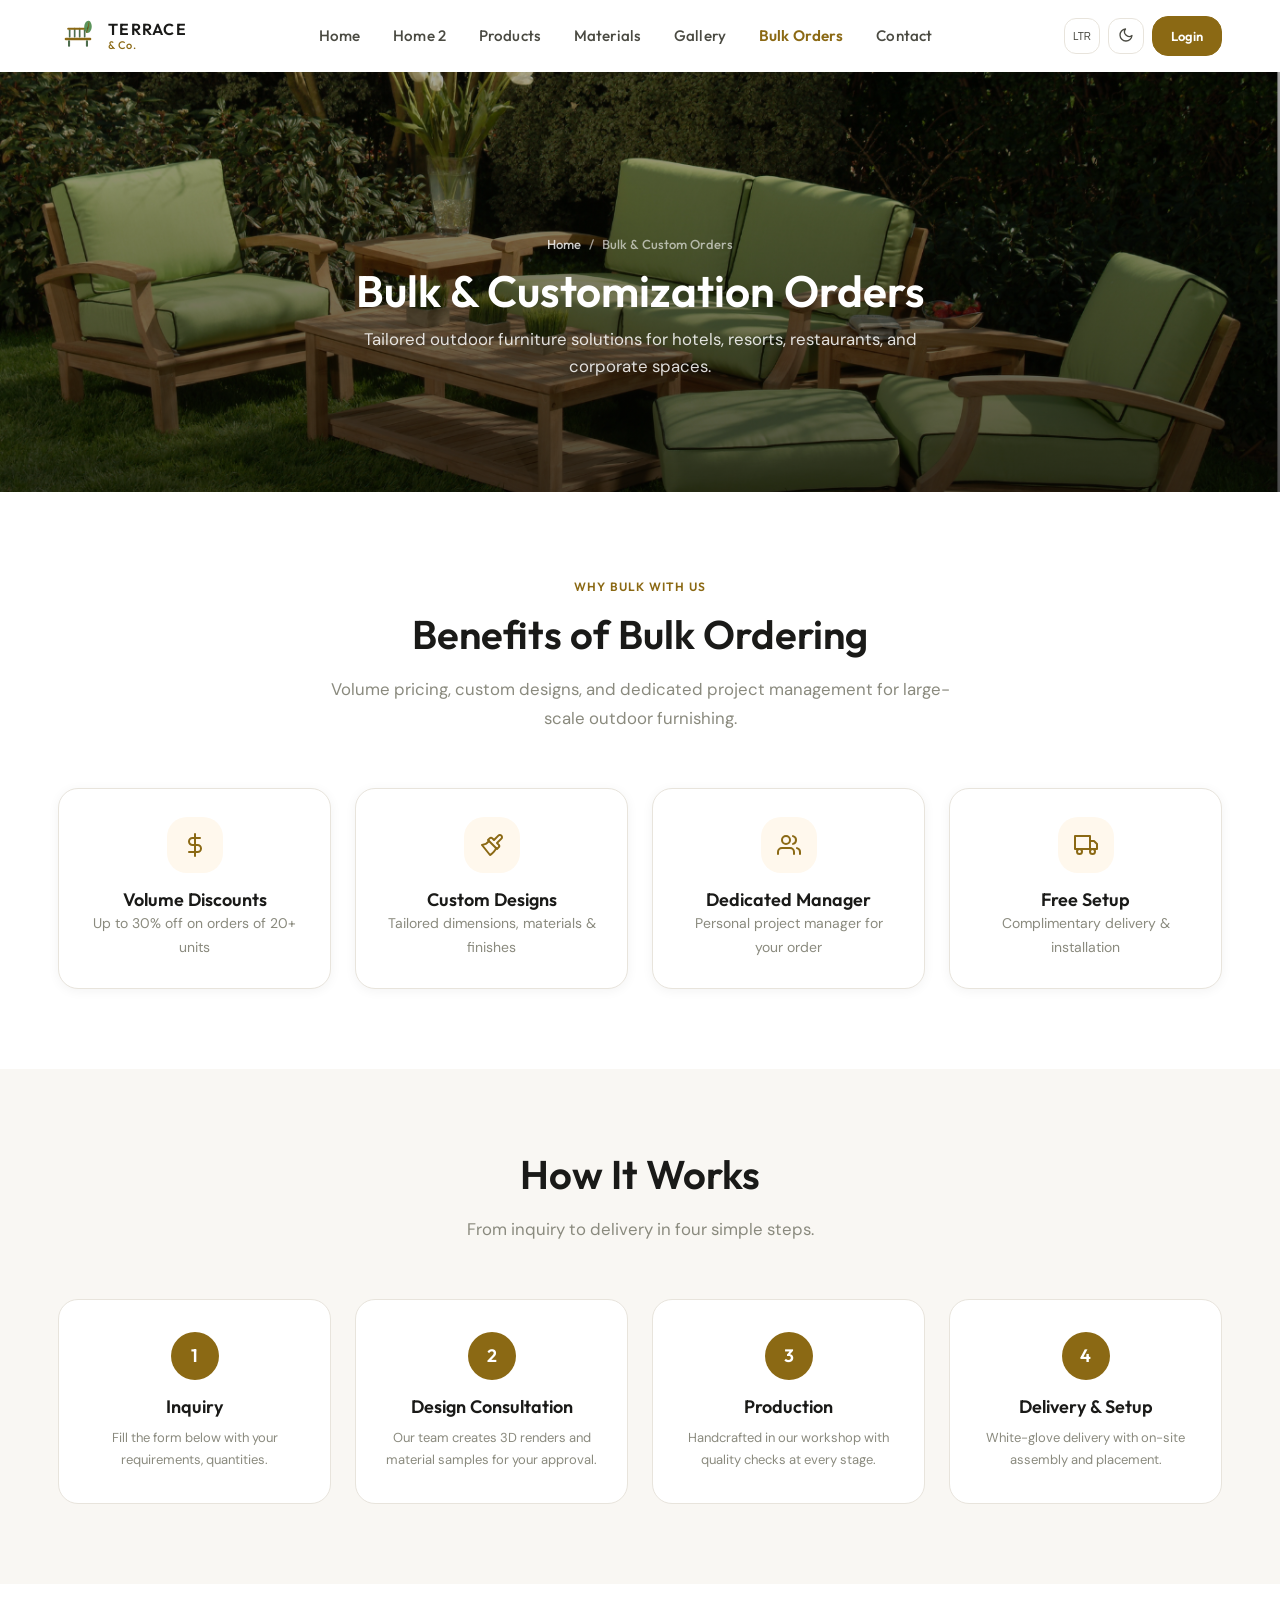
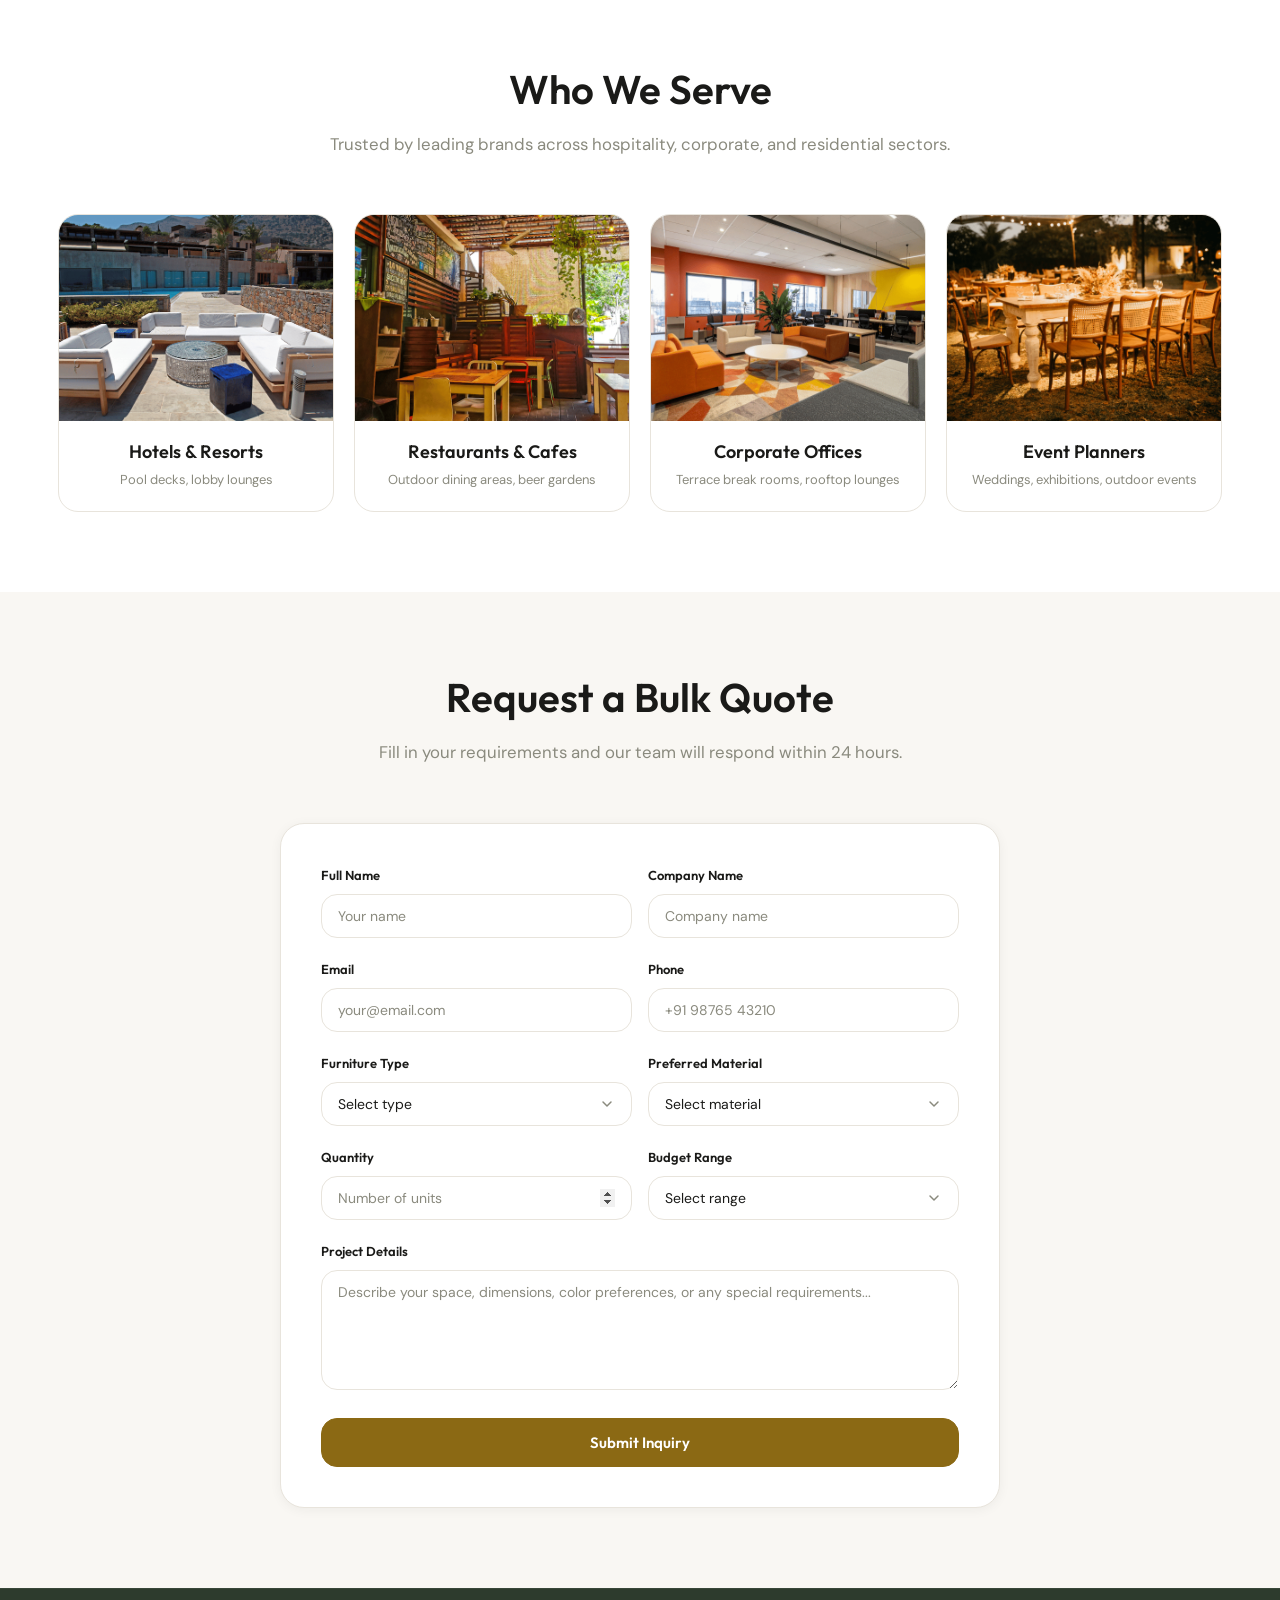
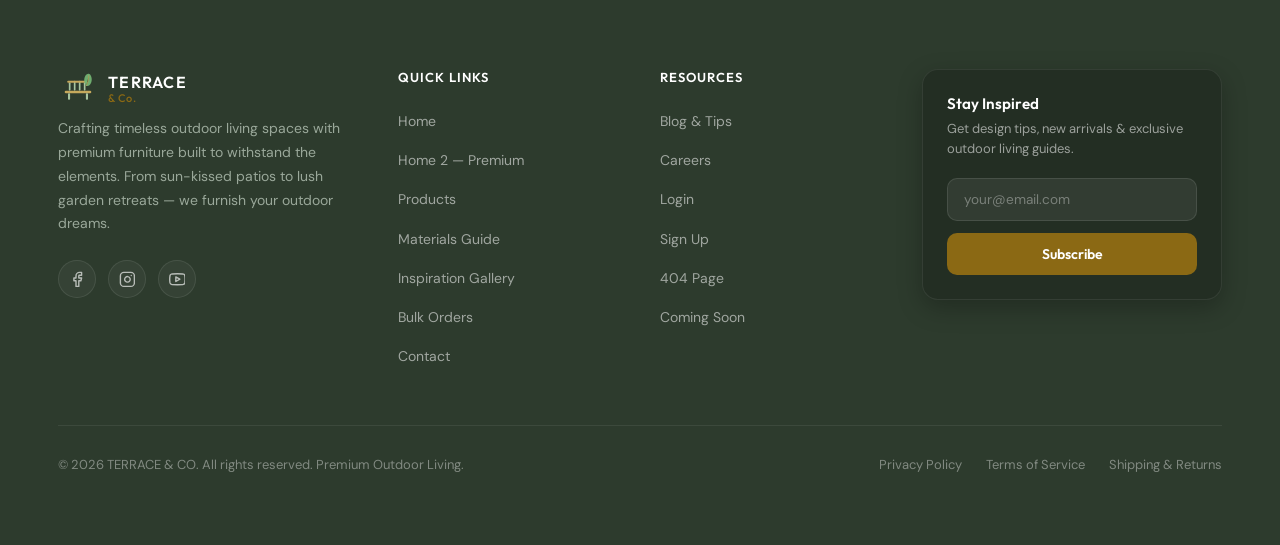
<file: bulk-orders.html>
<!DOCTYPE html>
<html lang="en" id="root-html">
<head>
    <meta charset="UTF-8">
    <meta name="viewport" content="width=device-width, initial-scale=1.0">
    <meta name="description" content="Place bulk & customization orders for outdoor furniture. Hotels, resorts, restaurants, and corporates — get tailored designs, volume pricing, and white-glove delivery.">
    <title>Bulk & Custom Orders | Terrace & Co. — Outdoor Furniture & Patio Store</title>
    <link rel="icon" type="image/svg+xml" href="favicon.svg">
    <link rel="stylesheet" href="style.css">
</head>
<body>
<div id="main-nav"></div>

<section class="page-header">
    <div class="page-header-bg"><img src="assets/images/Untitled design (46).png" alt="Custom furniture workshop"></div>
    <div class="page-header-overlay"></div>
    <div class="container">
        <div class="breadcrumb"><a href="index.html">Home</a><span>/</span><span>Bulk & Custom Orders</span></div>
        <h1>Bulk & Customization Orders</h1>
        <p>Tailored outdoor furniture solutions for hotels, resorts, restaurants, and corporate spaces.</p>
    </div>
</section>

<!-- Why Bulk -->
<section class="section">
    <div class="container">
        <div class="section-header animate-on-scroll">
            <div class="section-label" style="justify-content:center;">Why Bulk With Us</div>
            <h2>Benefits of Bulk Ordering</h2>
            <p>Volume pricing, custom designs, and dedicated project management for large-scale outdoor furnishing.</p>
        </div>
        <div class="grid grid-4 animate-on-scroll">
            <div class="card text-center"><div class="icon-box icon-box-lg" style="margin:0 auto 1rem;"><svg xmlns="http://www.w3.org/2000/svg" width="24" height="24" viewBox="0 0 24 24" fill="none" stroke="currentColor" stroke-width="2" stroke-linecap="round" stroke-linejoin="round"><line x1="12" y1="1" x2="12" y2="23"/><path d="M17 5H9.5a3.5 3.5 0 0 0 0 7h5a3.5 3.5 0 0 1 0 7H6"/></svg></div><h4>Volume Discounts</h4><p style="font-size:0.875rem;color:var(--text-muted);">Up to 30% off on orders of 20+ units</p></div>
            <div class="card text-center"><div class="icon-box icon-box-lg" style="margin:0 auto 1rem;"><svg xmlns="http://www.w3.org/2000/svg" width="24" height="24" viewBox="0 0 24 24" fill="none" stroke="currentColor" stroke-width="2" stroke-linecap="round" stroke-linejoin="round"><path d="M18.37 2.63L14 7l-1.59-1.59a2 2 0 0 0-2.82 0L8 7l9 9 1.59-1.59a2 2 0 0 0 0-2.82L17 10l4.37-4.37a2.12 2.12 0 1 0-3-3z"/><path d="M9 8c-2 3-4 3.5-7 4l8 10c2-1 6-5 6-7"/></svg></div><h4>Custom Designs</h4><p style="font-size:0.875rem;color:var(--text-muted);">Tailored dimensions, materials & finishes</p></div>
            <div class="card text-center"><div class="icon-box icon-box-lg" style="margin:0 auto 1rem;"><svg xmlns="http://www.w3.org/2000/svg" width="24" height="24" viewBox="0 0 24 24" fill="none" stroke="currentColor" stroke-width="2" stroke-linecap="round" stroke-linejoin="round"><path d="M17 21v-2a4 4 0 0 0-4-4H5a4 4 0 0 0-4 4v2"/><circle cx="9" cy="7" r="4"/><path d="M23 21v-2a4 4 0 0 0-3-3.87"/><path d="M16 3.13a4 4 0 0 1 0 7.75"/></svg></div><h4>Dedicated Manager</h4><p style="font-size:0.875rem;color:var(--text-muted);">Personal project manager for your order</p></div>
            <div class="card text-center"><div class="icon-box icon-box-lg" style="margin:0 auto 1rem;"><svg xmlns="http://www.w3.org/2000/svg" width="24" height="24" viewBox="0 0 24 24" fill="none" stroke="currentColor" stroke-width="2" stroke-linecap="round" stroke-linejoin="round"><rect x="1" y="3" width="15" height="13"/><polygon points="16 8 20 8 23 11 23 16 16 16 16 8"/><circle cx="5.5" cy="18.5" r="2.5"/><circle cx="18.5" cy="18.5" r="2.5"/></svg></div><h4>Free Setup</h4><p style="font-size:0.875rem;color:var(--text-muted);">Complimentary delivery & installation</p></div>
        </div>
    </div>
</section>

<!-- Process Steps -->
<section class="section bg-surface">
    <div class="container">
        <div class="section-header animate-on-scroll">
            <h2>How It Works</h2>
            <p>From inquiry to delivery in four simple steps.</p>
        </div>
        <div class="process-grid animate-on-scroll">
            <div class="process-card"><div class="process-number">1</div><h4>Inquiry</h4><p>Fill the form below with your requirements, quantities.</p></div>
            <div class="process-card"><div class="process-number">2</div><h4>Design Consultation</h4><p>Our team creates 3D renders and material samples for your approval.</p></div>
            <div class="process-card"><div class="process-number">3</div><h4>Production</h4><p>Handcrafted in our workshop with quality checks at every stage.</p></div>
            <div class="process-card"><div class="process-number">4</div><h4>Delivery & Setup</h4><p>White-glove delivery with on-site assembly and placement.</p></div>
        </div>
    </div>
</section>

<!-- Clients -->
<section class="section">
    <div class="container">
        <div class="section-header animate-on-scroll">
            <h2>Who We Serve</h2>
            <p>Trusted by leading brands across hospitality, corporate, and residential sectors.</p>
        </div>
        <div class="grid grid-4 animate-on-scroll" style="gap:1.25rem;">
            <div class="card-flat" style="padding:0;overflow:hidden;border-radius:var(--radius-xl);">
                <div style="aspect-ratio:4/3;overflow:hidden;">
                    <img src="assets/images/Untitled design (47).png" alt="Hotels & Resorts" style="width:100%;height:100%;object-fit:cover;">
                </div>
                <div style="padding:1.25rem;text-align:center;">
                    <h4 style="margin-bottom:0.35rem;">Hotels & Resorts</h4>
                    <p style="font-size:0.8125rem;color:var(--text-muted);">Pool decks, lobby lounges</p>
                </div>
            </div>
            <div class="card-flat" style="padding:0;overflow:hidden;border-radius:var(--radius-xl);">
                <div style="aspect-ratio:4/3;overflow:hidden;">
                    <img src="assets/images/Untitled design (50).png" alt="Restaurants & Cafes" style="width:100%;height:100%;object-fit:cover;">
                </div>
                <div style="padding:1.25rem;text-align:center;">
                    <h4 style="margin-bottom:0.35rem;">Restaurants & Cafes</h4>
                    <p style="font-size:0.8125rem;color:var(--text-muted);">Outdoor dining areas, beer gardens</p>
                </div>
            </div>
            <div class="card-flat" style="padding:0;overflow:hidden;border-radius:var(--radius-xl);">
                <div style="aspect-ratio:4/3;overflow:hidden;">
                    <img src="assets/images/Untitled design (49).png" alt="Corporate Offices" style="width:100%;height:100%;object-fit:cover;">
                </div>
                <div style="padding:1.25rem;text-align:center;">
                    <h4 style="margin-bottom:0.35rem;">Corporate Offices</h4>
                    <p style="font-size:0.8125rem;color:var(--text-muted);">Terrace break rooms, rooftop lounges</p>
                </div>
            </div>
            <div class="card-flat" style="padding:0;overflow:hidden;border-radius:var(--radius-xl);">
                <div style="aspect-ratio:4/3;overflow:hidden;">
                    <img src="assets/images/Untitled design (48).png" alt="Event Planners" style="width:100%;height:100%;object-fit:cover;">
                </div>
                <div style="padding:1.25rem;text-align:center;">
                    <h4 style="margin-bottom:0.35rem;">Event Planners</h4>
                    <p style="font-size:0.8125rem;color:var(--text-muted);">Weddings, exhibitions, outdoor events</p>
                </div>
            </div>
        </div>
    </div>
</section>

<!-- Order Form -->
<section class="section bg-surface">
    <div class="container">
        <div class="section-header animate-on-scroll">
            <h2>Request a Bulk Quote</h2>
            <p>Fill in your requirements and our team will respond within 24 hours.</p>
        </div>
        <div class="contact-form-card animate-on-scroll" style="max-width:720px;margin:0 auto;">
            <form onsubmit="event.preventDefault(); alert('Bulk order inquiry submitted! We will contact you within 24 hours.'); this.reset();">
                <div class="form-row">
                    <div class="form-group"><label class="form-label" for="bulk-name">Full Name</label><input type="text" id="bulk-name" class="form-input" placeholder="Your name" required></div>
                    <div class="form-group"><label class="form-label" for="bulk-company">Company Name</label><input type="text" id="bulk-company" class="form-input" placeholder="Company name"></div>
                </div>
                <div class="form-row">
                    <div class="form-group"><label class="form-label" for="bulk-email">Email</label><input type="email" id="bulk-email" class="form-input" placeholder="your@email.com" required></div>
                    <div class="form-group"><label class="form-label" for="bulk-phone">Phone</label><input type="tel" id="bulk-phone" class="form-input" placeholder="+91 98765 43210" required></div>
                </div>
                <div class="form-row">
                    <div class="form-group"><label class="form-label" for="bulk-type">Furniture Type</label><select id="bulk-type" class="form-input" required><option value="">Select type</option><option>Garden Chairs</option><option>Dining Sets</option><option>Sun Loungers</option><option>Hammocks</option><option>Umbrellas</option><option>Planters</option><option>Custom Design</option><option>Mixed / Multiple</option></select></div>
                    <div class="form-group"><label class="form-label" for="bulk-material">Preferred Material</label><select id="bulk-material" class="form-input"><option value="">Select material</option><option>Teak Wood</option><option>Aluminum</option><option>Rattan</option><option>Wrought Iron</option><option>Not Sure — Need Advice</option></select></div>
                </div>
                <div class="form-row">
                    <div class="form-group"><label class="form-label" for="bulk-qty">Quantity</label><input type="number" id="bulk-qty" class="form-input" placeholder="Number of units" min="1" required></div>
                    <div class="form-group"><label class="form-label" for="bulk-budget">Budget Range</label><select id="bulk-budget" class="form-input"><option value="">Select range</option><option>Under ₹1,00,000</option><option>₹1,00,000 – ₹5,00,000</option><option>₹5,00,000 – ₹15,00,000</option><option>Above ₹15,00,000</option></select></div>
                </div>
                <div class="form-group"><label class="form-label" for="bulk-notes">Project Details</label><textarea id="bulk-notes" class="form-input" placeholder="Describe your space, dimensions, color preferences, or any special requirements..." rows="4"></textarea></div>
                <button type="submit" class="btn btn-primary btn-lg w-full">Submit Inquiry</button>
            </form>
        </div>
    </div>
</section>

<button class="scroll-top-btn" id="scroll-top-btn" aria-label="Scroll to top"><svg xmlns="http://www.w3.org/2000/svg" width="18" height="18" viewBox="0 0 24 24" fill="none" stroke="currentColor" stroke-width="2" stroke-linecap="round" stroke-linejoin="round"><line x1="12" y1="19" x2="12" y2="5"/><polyline points="5 12 12 5 19 12"/></svg></button>
<div id="main-footer"></div>
<script src="components.js"></script>
</body>
</html>
</file>
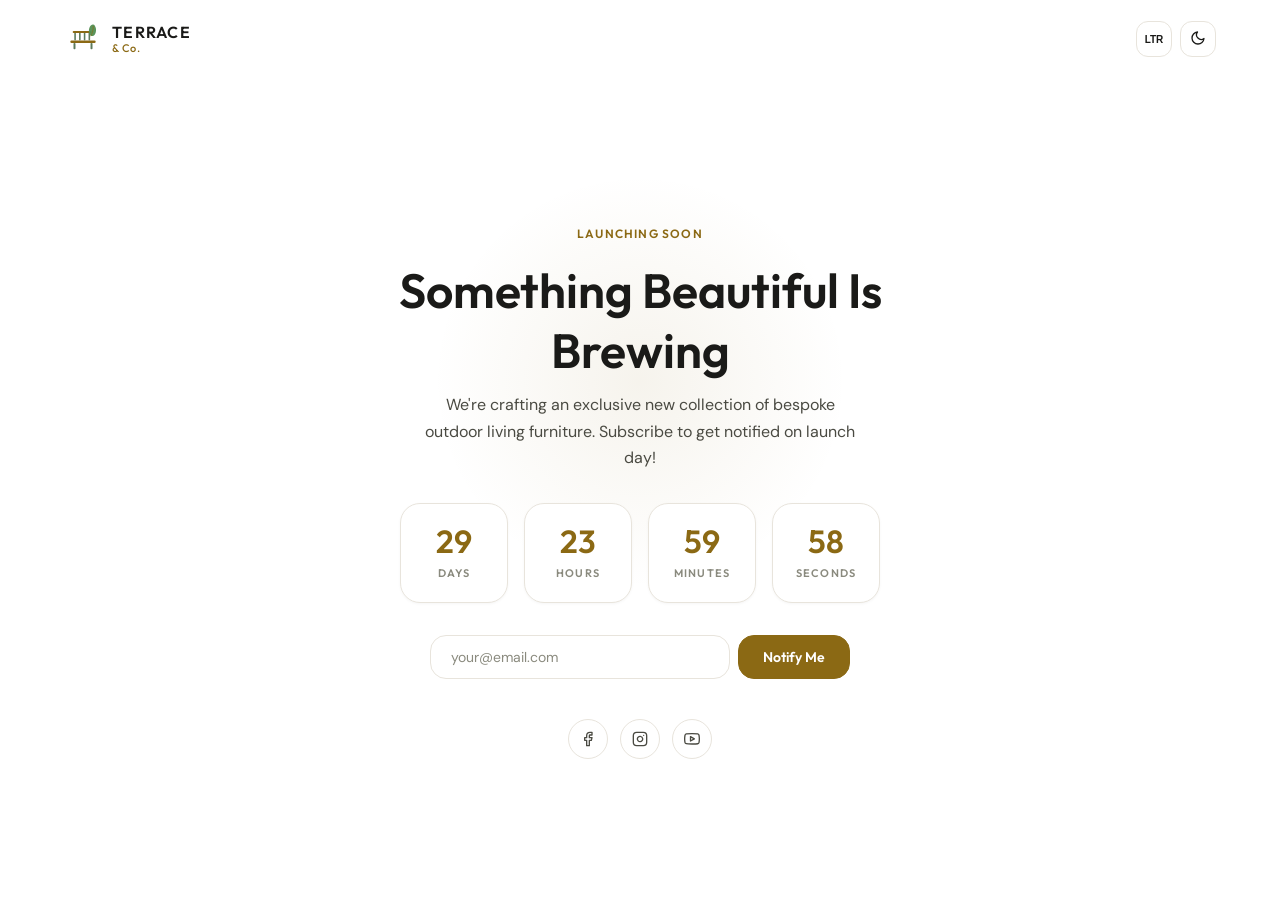
<file: coming-soon.html>
<!DOCTYPE html>
<html lang="en" id="root-html">
<head>
    <meta charset="UTF-8">
    <meta name="viewport" content="width=device-width, initial-scale=1.0">
    <meta name="description" content="Something extraordinary is coming to Terrace & Co. Subscribe for updates on our newest luxury outdoor collections.">
    <title>Coming Soon | Terrace & Co. — Luxury Outdoor Furniture</title>
    <link rel="icon" type="image/svg+xml" href="favicon.svg">
    <link rel="stylesheet" href="style.css">
    <style>
        .countdown-grid {
            display: grid;
            grid-template-columns: repeat(4, 1fr);
            gap: 1rem;
            max-width: 480px;
            margin: 2rem auto;
            width: 100%;
        }
        .countdown-item {
            background: var(--bg-card);
            border: 1px solid var(--border-default);
            box-shadow: var(--shadow-sm);
            border-radius: var(--radius-xl);
            padding: 1.25rem 0.75rem;
            text-align: center;
            backdrop-filter: blur(8px);
        }
        .dark .countdown-item {
            background: rgba(255,255,255,0.05);
            border-color: rgba(255,255,255,0.1);
        }
        .countdown-value {
            font-family: var(--font-heading);
            font-weight: 600;
            font-size: 2rem;
            color: var(--primary);
            line-height: 1.1;
            animation: countDown 2s ease-in-out infinite;
        }
        .countdown-label {
            font-size: 0.6875rem;
            color: var(--text-muted);
            text-transform: uppercase;
            letter-spacing: 0.1em;
            margin-top: 0.25rem;
            font-family: var(--font-heading);
            font-weight: 600;
        }
        .subscribe-form {
            display: flex;
            gap: 0.5rem;
            max-width: 420px;
            width: 100%;
            margin: 0 auto;
        }
        .subscribe-form input {
            flex: 1;
            padding: 0.75rem 1.25rem;
            background: var(--bg-card);
            border: 1.5px solid var(--border-default);
            border-radius: var(--radius-lg);
            color: var(--text-heading);
            font-family: var(--font-body);
            font-size: 0.875rem;
            outline: none;
            transition: var(--transition-fast);
        }
        .subscribe-form input:focus {
            border-color: var(--primary);
        }
        .subscribe-form input::placeholder {
            color: var(--text-muted);
        }
        .dark .subscribe-form input {
            background: rgba(255,255,255,0.06);
            border-color: rgba(255,255,255,0.12);
            color: #fff;
        }
        .coming-title {
            color: var(--text-heading);
            font-size: clamp(2rem, 5vw, 3rem);
            margin-bottom: 0.75rem;
        }
        .coming-desc {
            color: var(--text-body);
            font-size: 1rem;
            max-width: 440px;
            margin: 0 auto;
            line-height: 1.65;
        }
        .coming-socials {
            display: flex;
            justify-content: center;
            gap: 0.75rem;
            margin-top: 2.5rem;
        }
        .coming-social-link {
            width: 2.5rem;
            height: 2.5rem;
            display: flex;
            align-items: center;
            justify-content: center;
            border-radius: 50%;
            border: 1px solid var(--border-default);
            color: var(--text-body);
            background: var(--bg-card);
            transition: var(--transition-fast);
        }
        .coming-social-link:hover {
            border-color: var(--primary);
            color: var(--primary);
            background: var(--primary-subtle);
        }
        .dark .coming-social-link {
            border-color: rgba(255,255,255,0.15);
            color: rgba(255,255,255,0.5);
            background: transparent;
        }
        .dark .coming-social-link:hover {
            border-color: var(--primary);
            color: var(--primary);
            background: rgba(139,105,20,0.15);
        }
        @media (max-width: 480px) {
            .countdown-grid {
                gap: 0.5rem;
                margin: 1.5rem auto;
            }
            .countdown-item {
                padding: 0.75rem 0.25rem;
                border-radius: var(--radius-lg);
            }
            .countdown-value {
                font-size: 1.35rem;
            }
            .countdown-label {
                font-size: 0.5625rem;
                letter-spacing: 0.05em;
            }
            .subscribe-form {
                flex-direction: column;
            }
        }
    </style>
</head>
<body class="fullscreen-page">

<!-- Top Bar -->
<div style="display:flex;align-items:center;justify-content:space-between;padding:1.25rem 1.5rem;max-width:1200px;margin:0 auto;width:100%;">
    <a href="index.html" class="nav-logo" aria-label="Terrace & Co. Home">
        <img src="logo.svg" alt="Terrace & Co. Logo" width="38" height="38" style="width:38px;height:38px;object-fit:contain;display:block;" />
        <div class="nav-logo-text">
            <span class="brand-top">TERRACE</span>
            <span class="brand-bottom">& Co.</span>
        </div>
    </a>
    <div style="display:flex;gap:0.5rem;">
        <button onclick="toggleDir()" class="auth-toggle-btn" title="Toggle Direction">
            <span class="dir-label" style="font-size:0.625rem;font-weight:600;">LTR</span>
        </button>
        <button onclick="toggleTheme()" class="auth-toggle-btn" title="Toggle Theme" aria-label="Toggle dark mode">
            <span class="theme-icon-wrap"><svg xmlns="http://www.w3.org/2000/svg" width="16" height="16" viewBox="0 0 24 24" fill="none" stroke="currentColor" stroke-width="2" stroke-linecap="round" stroke-linejoin="round"><path d="M21 12.79A9 9 0 1 1 11.21 3 7 7 0 0 0 21 12.79z"/></svg></span>
        </button>
    </div>
</div>

<!-- Content -->
<div class="fullscreen-content">
    <div style="position:relative;max-width:540px;width:100%;margin:0 auto;">
        <!-- Decorative glow -->
        <div style="position:absolute;top:30%;left:50%;transform:translate(-50%,-50%);width:min(450px, 90vw);height:min(450px, 90vw);background:radial-gradient(circle,rgba(139,105,20,0.08),transparent 65%);border-radius:50%;pointer-events:none;"></div>

        <div style="position:relative;z-index:2;">
            <div class="section-label" style="justify-content:center;margin-bottom:1rem;">
                Launching Soon
            </div>
            <h1 class="coming-title">Something Beautiful Is Brewing</h1>
            <p class="coming-desc">
                We're crafting an exclusive new collection of bespoke outdoor living furniture. Subscribe to get notified on launch day!
            </p>

            <!-- Countdown -->
            <div class="countdown-grid" id="countdown">
                <div class="countdown-item">
                    <div class="countdown-value" id="cd-days">28</div>
                    <div class="countdown-label">Days</div>
                </div>
                <div class="countdown-item">
                    <div class="countdown-value" id="cd-hours">14</div>
                    <div class="countdown-label">Hours</div>
                </div>
                <div class="countdown-item">
                    <div class="countdown-value" id="cd-mins">36</div>
                    <div class="countdown-label">Minutes</div>
                </div>
                <div class="countdown-item">
                    <div class="countdown-value" id="cd-secs">52</div>
                    <div class="countdown-label">Seconds</div>
                </div>
            </div>

            <!-- Subscribe -->
            <form class="subscribe-form" onsubmit="event.preventDefault(); alert('Subscribed! We will notify you when this page launches.'); this.reset();">
                <input type="email" placeholder="your@email.com" required>
                <button type="submit" class="btn btn-primary">Notify Me</button>
            </form>

            <!-- Social -->
            <div class="coming-socials">
                <a href="#" class="coming-social-link" aria-label="Facebook"><svg xmlns="http://www.w3.org/2000/svg" width="16" height="16" viewBox="0 0 24 24" fill="none" stroke="currentColor" stroke-width="2" stroke-linecap="round" stroke-linejoin="round"><path d="M18 2h-3a5 5 0 0 0-5 5v3H7v4h3v8h4v-8h3l1-4h-4V7a1 1 0 0 1 1-1h3z"/></svg></a>
                <a href="#" class="coming-social-link" aria-label="Instagram"><svg xmlns="http://www.w3.org/2000/svg" width="16" height="16" viewBox="0 0 24 24" fill="none" stroke="currentColor" stroke-width="2" stroke-linecap="round" stroke-linejoin="round"><rect x="2" y="2" width="20" height="20" rx="5" ry="5"/><path d="M16 11.37A4 4 0 1 1 12.63 8 4 4 0 0 1 16 11.37z"/><line x1="17.5" y1="6.5" x2="17.51" y2="6.5"/></svg></a>
                <a href="#" class="coming-social-link" aria-label="YouTube"><svg xmlns="http://www.w3.org/2000/svg" width="16" height="16" viewBox="0 0 24 24" fill="none" stroke="currentColor" stroke-width="2" stroke-linecap="round" stroke-linejoin="round"><path d="M22.54 6.42a2.78 2.78 0 0 0-1.94-2C18.88 4 12 4 12 4s-6.88 0-8.6.46a2.78 2.78 0 0 0-1.94 2A29 29 0 0 0 1 11.75a29 29 0 0 0 .46 5.33A2.78 2.78 0 0 0 3.4 19.1c1.72.46 8.6.46 8.6.46s6.88 0 8.6-.46a2.78 2.78 0 0 0 1.94-2 29 29 0 0 0 .46-5.25 29 29 0 0 0-.46-5.43z"/><polygon points="9.75 15.02 15.5 11.75 9.75 8.48 9.75 15.02"/></svg></a>
            </div>
        </div>
    </div>
</div>

<script src="components.js"></script>
<script>
    document.addEventListener('DOMContentLoaded', function() {
        initAuthPage();

        // Live countdown timer (30 days from now)
        const targetDate = new Date();
        targetDate.setDate(targetDate.getDate() + 30);

        function updateCountdown() {
            const now = new Date();
            const diff = targetDate - now;
            if (diff <= 0) return;

            const days = Math.floor(diff / (1000 * 60 * 60 * 24));
            const hours = Math.floor((diff % (1000 * 60 * 60 * 24)) / (1000 * 60 * 60));
            const mins = Math.floor((diff % (1000 * 60 * 60)) / (1000 * 60));
            const secs = Math.floor((diff % (1000 * 60)) / 1000);

            document.getElementById('cd-days').textContent = String(days).padStart(2, '0');
            document.getElementById('cd-hours').textContent = String(hours).padStart(2, '0');
            document.getElementById('cd-mins').textContent = String(mins).padStart(2, '0');
            document.getElementById('cd-secs').textContent = String(secs).padStart(2, '0');
        }

        updateCountdown();
        setInterval(updateCountdown, 1000);
    });
</script>
</body>
</html>
</file>
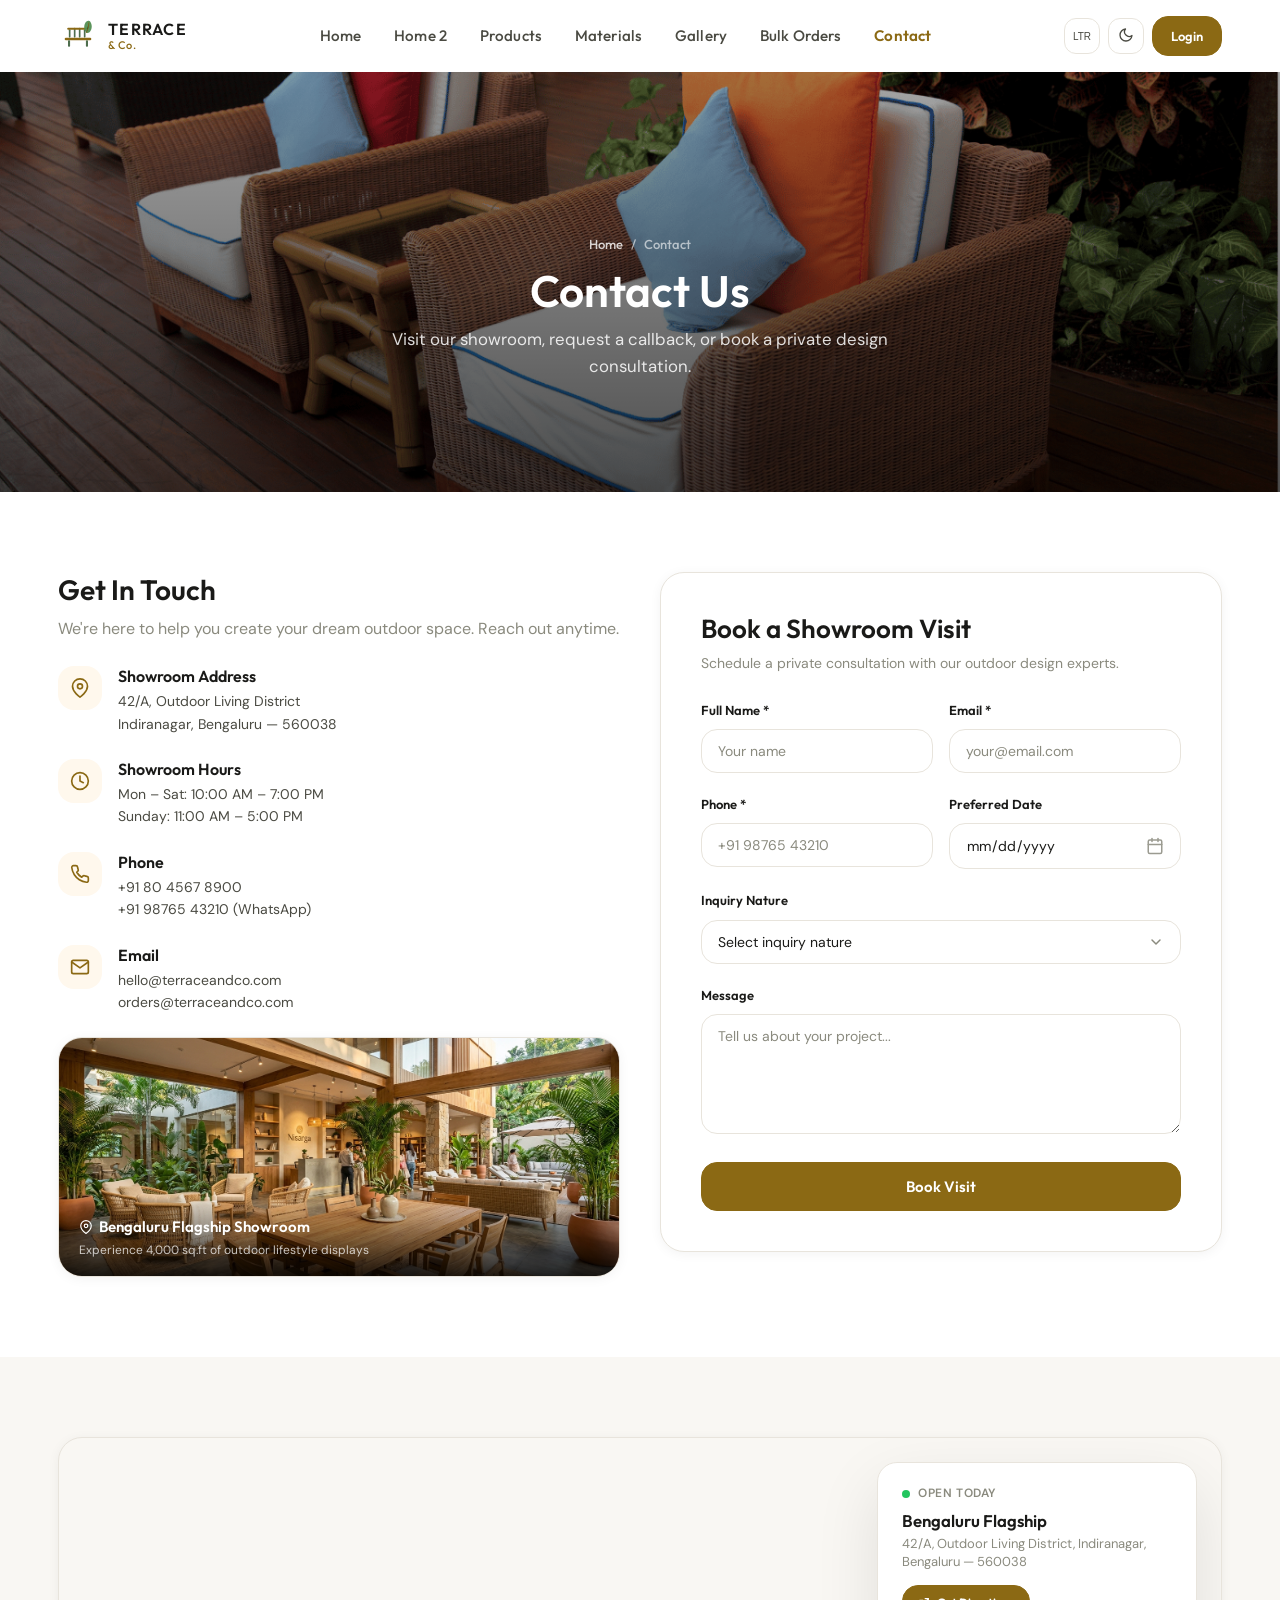
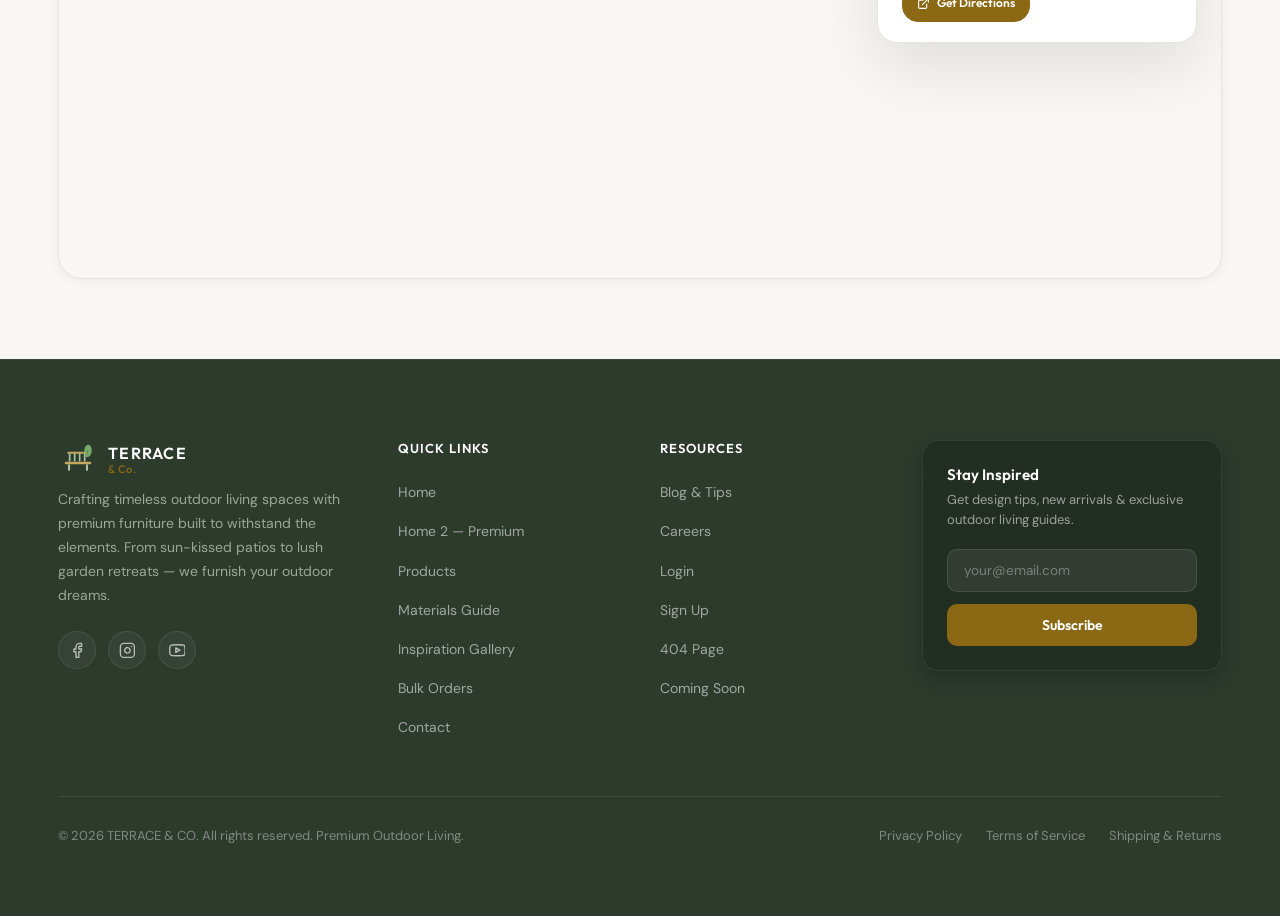
<file: contact.html>
<!DOCTYPE html>
<html lang="en" id="root-html">
<head>
    <meta charset="UTF-8">
    <meta name="viewport" content="width=device-width, initial-scale=1.0">
    <meta name="description" content="Contact Terrace & Co. — Book a showroom visit, request material samples, or get in touch with our team. We'd love to help furnish your outdoor space.">
    <title>Contact | Terrace & Co. — Outdoor Furniture & Patio Store</title>
    <link rel="icon" type="image/svg+xml" href="favicon.svg">
    <link rel="stylesheet" href="style.css">
</head>
<body>
<div id="main-nav"></div>

<section class="page-header">
    <div class="page-header-bg"><img src="assets/images/Untitled design (42).png" alt="Terrace & Co. showroom"></div>
    <div class="page-header-overlay"></div>
    <div class="container">
        <div class="breadcrumb"><a href="index.html">Home</a><span>/</span><span>Contact</span></div>
        <h1>Contact Us</h1>
        <p>Visit our showroom, request a callback, or book a private design consultation.</p>
    </div>
</section>

<!-- Contact Info + Form -->
<section class="section">
    <div class="container">
        <div class="contact-grid animate-on-scroll">
            <!-- Info Column -->
            <div class="contact-info">
                <h2 style="margin-bottom:0.5rem;">Get In Touch</h2>
                <p style="margin-bottom:1.5rem;color:var(--text-muted);">We're here to help you create your dream outdoor space. Reach out anytime.</p>
                <div class="contact-info-list">
                    <div class="contact-info-item">
                        <div class="icon-box"><svg xmlns="http://www.w3.org/2000/svg" width="20" height="20" viewBox="0 0 24 24" fill="none" stroke="currentColor" stroke-width="2" stroke-linecap="round" stroke-linejoin="round"><path d="M21 10c0 7-9 13-9 13s-9-6-9-13a9 9 0 0 1 18 0z"/><circle cx="12" cy="10" r="3"/></svg></div>
                        <div><h4>Showroom Address</h4><p>42/A, Outdoor Living District<br>Indiranagar, Bengaluru — 560038</p></div>
                    </div>
                    <div class="contact-info-item">
                        <div class="icon-box"><svg xmlns="http://www.w3.org/2000/svg" width="20" height="20" viewBox="0 0 24 24" fill="none" stroke="currentColor" stroke-width="2" stroke-linecap="round" stroke-linejoin="round"><circle cx="12" cy="12" r="10"/><polyline points="12 6 12 12 16 14"/></svg></div>
                        <div><h4>Showroom Hours</h4><p>Mon – Sat: 10:00 AM – 7:00 PM<br>Sunday: 11:00 AM – 5:00 PM</p></div>
                    </div>
                    <div class="contact-info-item">
                        <div class="icon-box"><svg xmlns="http://www.w3.org/2000/svg" width="20" height="20" viewBox="0 0 24 24" fill="none" stroke="currentColor" stroke-width="2" stroke-linecap="round" stroke-linejoin="round"><path d="M22 16.92v3a2 2 0 0 1-2.18 2 19.79 19.79 0 0 1-8.63-3.07 19.5 19.5 0 0 1-6-6 19.79 19.79 0 0 1-3.07-8.67A2 2 0 0 1 4.11 2h3a2 2 0 0 1 2 1.72 12.84 12.84 0 0 0 .7 2.81 2 2 0 0 1-.45 2.11L8.09 9.91a16 16 0 0 0 6 6l1.27-1.27a2 2 0 0 1 2.11-.45 12.84 12.84 0 0 0 2.81.7A2 2 0 0 1 22 16.92z"/></svg></div>
                        <div><h4>Phone</h4><p>+91 80 4567 8900<br>+91 98765 43210 (WhatsApp)</p></div>
                    </div>
                    <div class="contact-info-item">
                        <div class="icon-box"><svg xmlns="http://www.w3.org/2000/svg" width="20" height="20" viewBox="0 0 24 24" fill="none" stroke="currentColor" stroke-width="2" stroke-linecap="round" stroke-linejoin="round"><path d="M4 4h16c1.1 0 2 .9 2 2v12c0 1.1-.9 2-2 2H4c-1.1 0-2-.9-2-2V6c0-1.1.9-2 2-2z"/><polyline points="22,6 12,13 2,6"/></svg></div>
                        <div><h4>Email</h4><p>hello@terraceandco.com<br>orders@terraceandco.com</p></div>
                    </div>
                </div>
                <div class="contact-showroom-card" style="margin-top:1.5rem;border-radius:var(--radius-2xl);overflow:hidden;border:1px solid var(--border-default);position:relative;height:240px;box-shadow:var(--shadow-card);">
                    <img src="assets/images/contact_showroom.jpg" alt="Terrace & Co. Flagship Showroom Interior" style="width:100%;height:100%;object-fit:cover;">
                    <div style="position:absolute;bottom:0;left:0;right:0;padding:1rem 1.25rem;background:linear-gradient(to top, rgba(0,0,0,0.85) 0%, transparent 100%);color:#fff;">
                        <span style="font-family:var(--font-heading);font-weight:600;font-size:0.9375rem;display:flex;align-items:center;gap:0.4rem;"><svg xmlns="http://www.w3.org/2000/svg" width="14" height="14" viewBox="0 0 24 24" fill="none" stroke="currentColor" stroke-width="2" stroke-linecap="round" stroke-linejoin="round"><path d="M21 10c0 7-9 13-9 13s-9-6-9-13a9 9 0 0 1 18 0z"/><circle cx="12" cy="10" r="3"/></svg> Bengaluru Flagship Showroom</span>
                        <p style="font-size:0.75rem;color:rgba(255,255,255,0.75);margin:0;">Experience 4,000 sq.ft of outdoor lifestyle displays</p>
                    </div>
                </div>
            </div>
            <!-- Form Column -->
            <div class="contact-form-card">
                <h3>Book a Showroom Visit</h3>
                <p style="margin-bottom:1.5rem;color:var(--text-muted);font-size:0.875rem;">Schedule a private consultation with our outdoor design experts.</p>
                <form onsubmit="event.preventDefault(); alert('Showroom visit booked successfully! We will send you a confirmation email shortly.'); this.reset();">
                    <div class="form-row">
                        <div class="form-group"><label class="form-label" for="ct-name">Full Name *</label><input type="text" id="ct-name" class="form-input" placeholder="Your name" required></div>
                        <div class="form-group"><label class="form-label" for="ct-email">Email *</label><input type="email" id="ct-email" class="form-input" placeholder="your@email.com" required></div>
                    </div>
                    <div class="form-row">
                        <div class="form-group"><label class="form-label" for="ct-phone">Phone *</label><input type="tel" id="ct-phone" class="form-input" placeholder="+91 98765 43210" required></div>
                        <div class="form-group"><label class="form-label" for="ct-date">Preferred Date</label><input type="date" id="ct-date" class="form-input"></div>
                    </div>
                    <div class="form-group"><label class="form-label" for="ct-interest">Inquiry Nature</label><select id="ct-interest" name="inquiry_nature" class="form-input" aria-label="Inquiry Nature"><option value="">Select inquiry nature</option><option>Garden Furniture</option><option>Patio & Terrace Sets</option><option>Poolside Furniture</option><option>Balcony Solutions</option><option>Bulk / Corporate Order</option><option>Material Samples</option><option>General Inquiry</option></select></div>
                    <div class="form-group"><label class="form-label" for="ct-msg">Message</label><textarea id="ct-msg" class="form-input" rows="4" placeholder="Tell us about your project..."></textarea></div>
                    <button type="submit" class="btn btn-primary btn-lg w-full">Book Visit</button>
                </form>
            </div>
        </div>
    </div>
</section>

<!-- Map -->
<section class="section bg-surface">
    <div class="container">
        <div class="map-container animate-on-scroll">
            <iframe 
                src="https://maps.google.com/maps?q=Indiranagar%2C%20Bengaluru%2C%20Karnataka%20560038&amp;t=&amp;z=15&amp;ie=UTF8&amp;iwloc=&amp;output=embed" 
                width="100%" 
                height="440" 
                style="border:0;" 
                allowfullscreen="" 
                loading="lazy" 
                referrerpolicy="no-referrer-when-downgrade"
                title="Terrace & Co. Bengaluru Showroom Location">
            </iframe>
            <div class="map-floating-card">
                <div style="display:flex;align-items:center;gap:0.5rem;margin-bottom:0.4rem;">
                    <span style="display:inline-block;width:8px;height:8px;border-radius:50%;background:#22c55e;"></span>
                    <span style="font-size:0.75rem;font-weight:600;text-transform:uppercase;letter-spacing:0.05em;color:var(--text-muted);">Open Today</span>
                </div>
                <h4 style="font-family:var(--font-heading);font-size:1.05rem;font-weight:600;margin-bottom:0.25rem;color:var(--text-heading);">Bengaluru Flagship</h4>
                <p style="font-size:0.8125rem;color:var(--text-muted);margin-bottom:0.85rem;line-height:1.4;">42/A, Outdoor Living District, Indiranagar, Bengaluru — 560038</p>
                <a href="https://maps.google.com/?q=Indiranagar,+Bengaluru,+Karnataka+560038" target="_blank" rel="noopener noreferrer" class="btn btn-primary btn-sm" style="font-size:0.75rem;padding:0.45rem 0.9rem;display:inline-flex;align-items:center;gap:0.4rem;">
                    <svg xmlns="http://www.w3.org/2000/svg" width="13" height="13" viewBox="0 0 24 24" fill="none" stroke="currentColor" stroke-width="2" stroke-linecap="round" stroke-linejoin="round"><path d="M18 13v6a2 2 0 0 1-2 2H5a2 2 0 0 1-2-2V8a2 2 0 0 1 2-2h6"/><polyline points="15 3 21 3 21 9"/><line x1="10" y1="14" x2="21" y2="3"/></svg>
                    Get Directions
                </a>
            </div>
        </div>
    </div>
</section>

<button class="scroll-top-btn" id="scroll-top-btn" aria-label="Scroll to top"><svg xmlns="http://www.w3.org/2000/svg" width="18" height="18" viewBox="0 0 24 24" fill="none" stroke="currentColor" stroke-width="2" stroke-linecap="round" stroke-linejoin="round"><line x1="12" y1="19" x2="12" y2="5"/><polyline points="5 12 12 5 19 12"/></svg></button>
<div id="main-footer"></div>
<script src="components.js"></script>
</body>
</html>
</file>
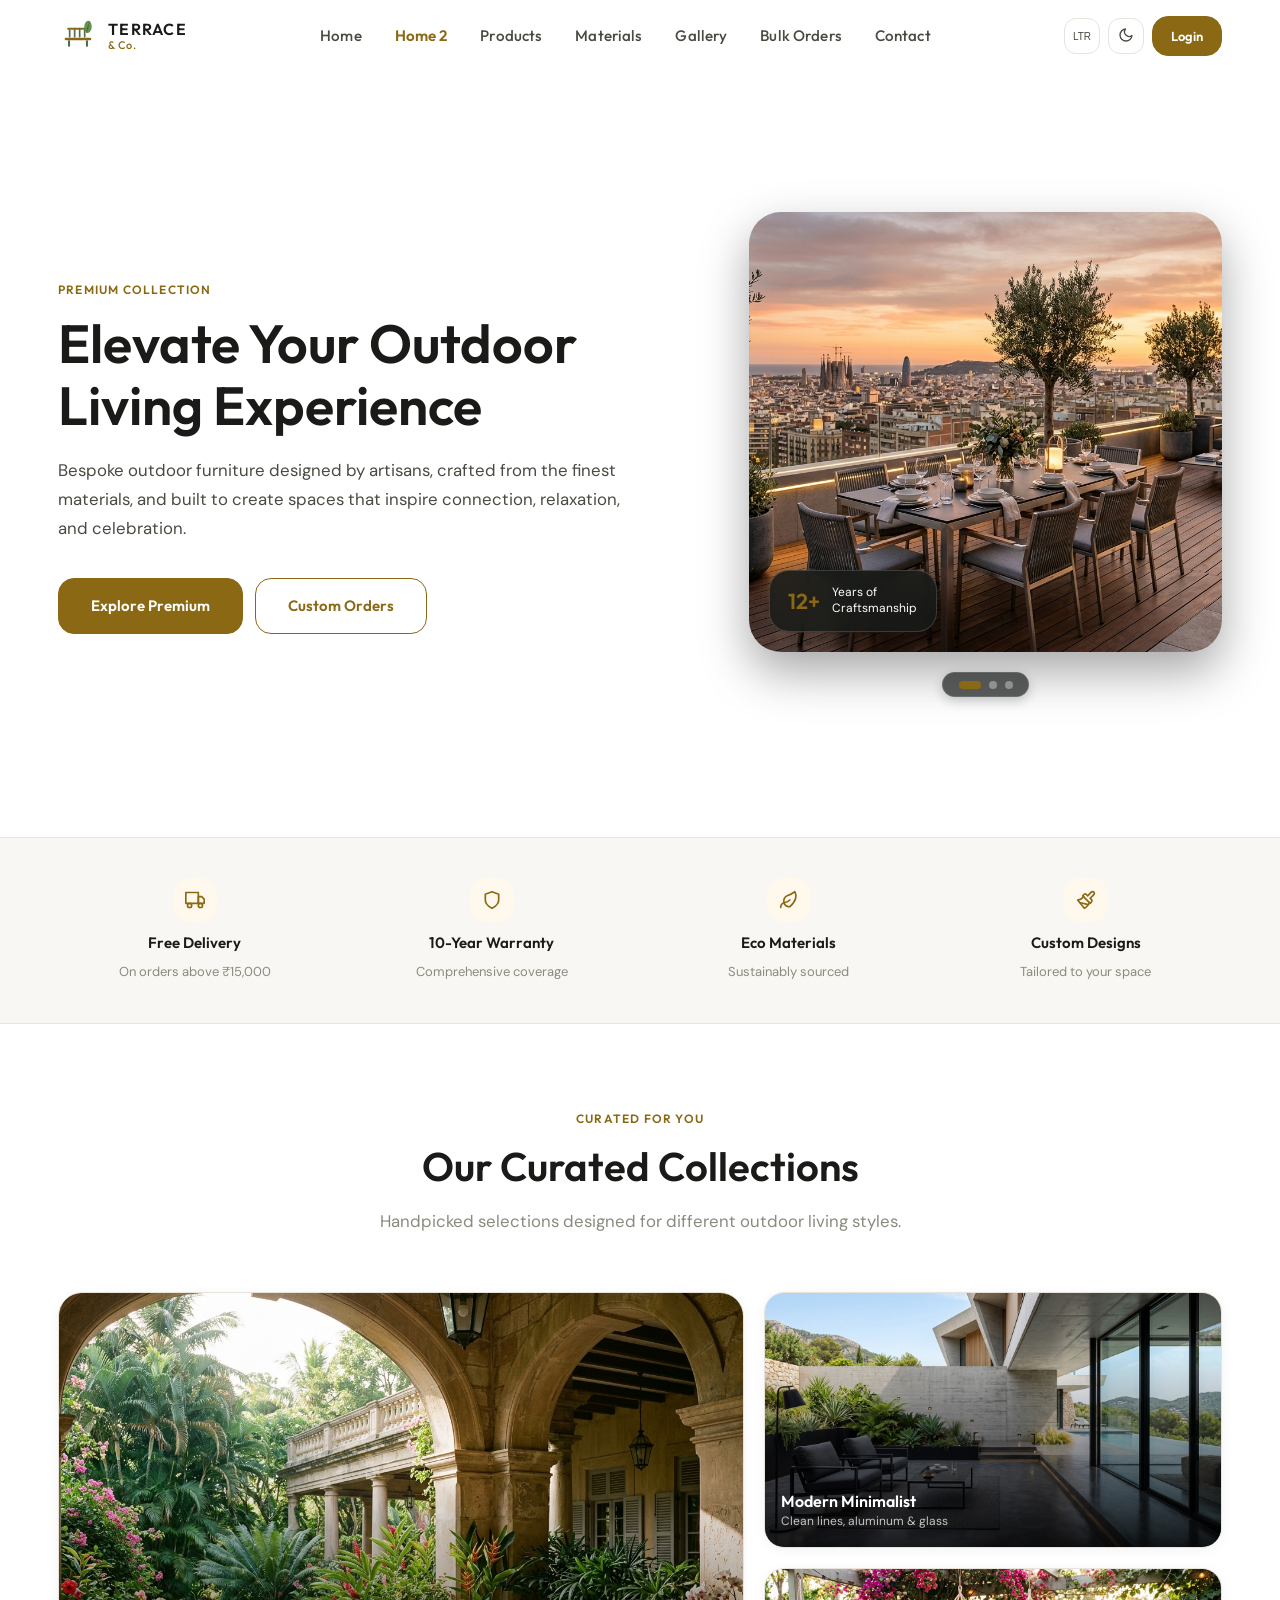
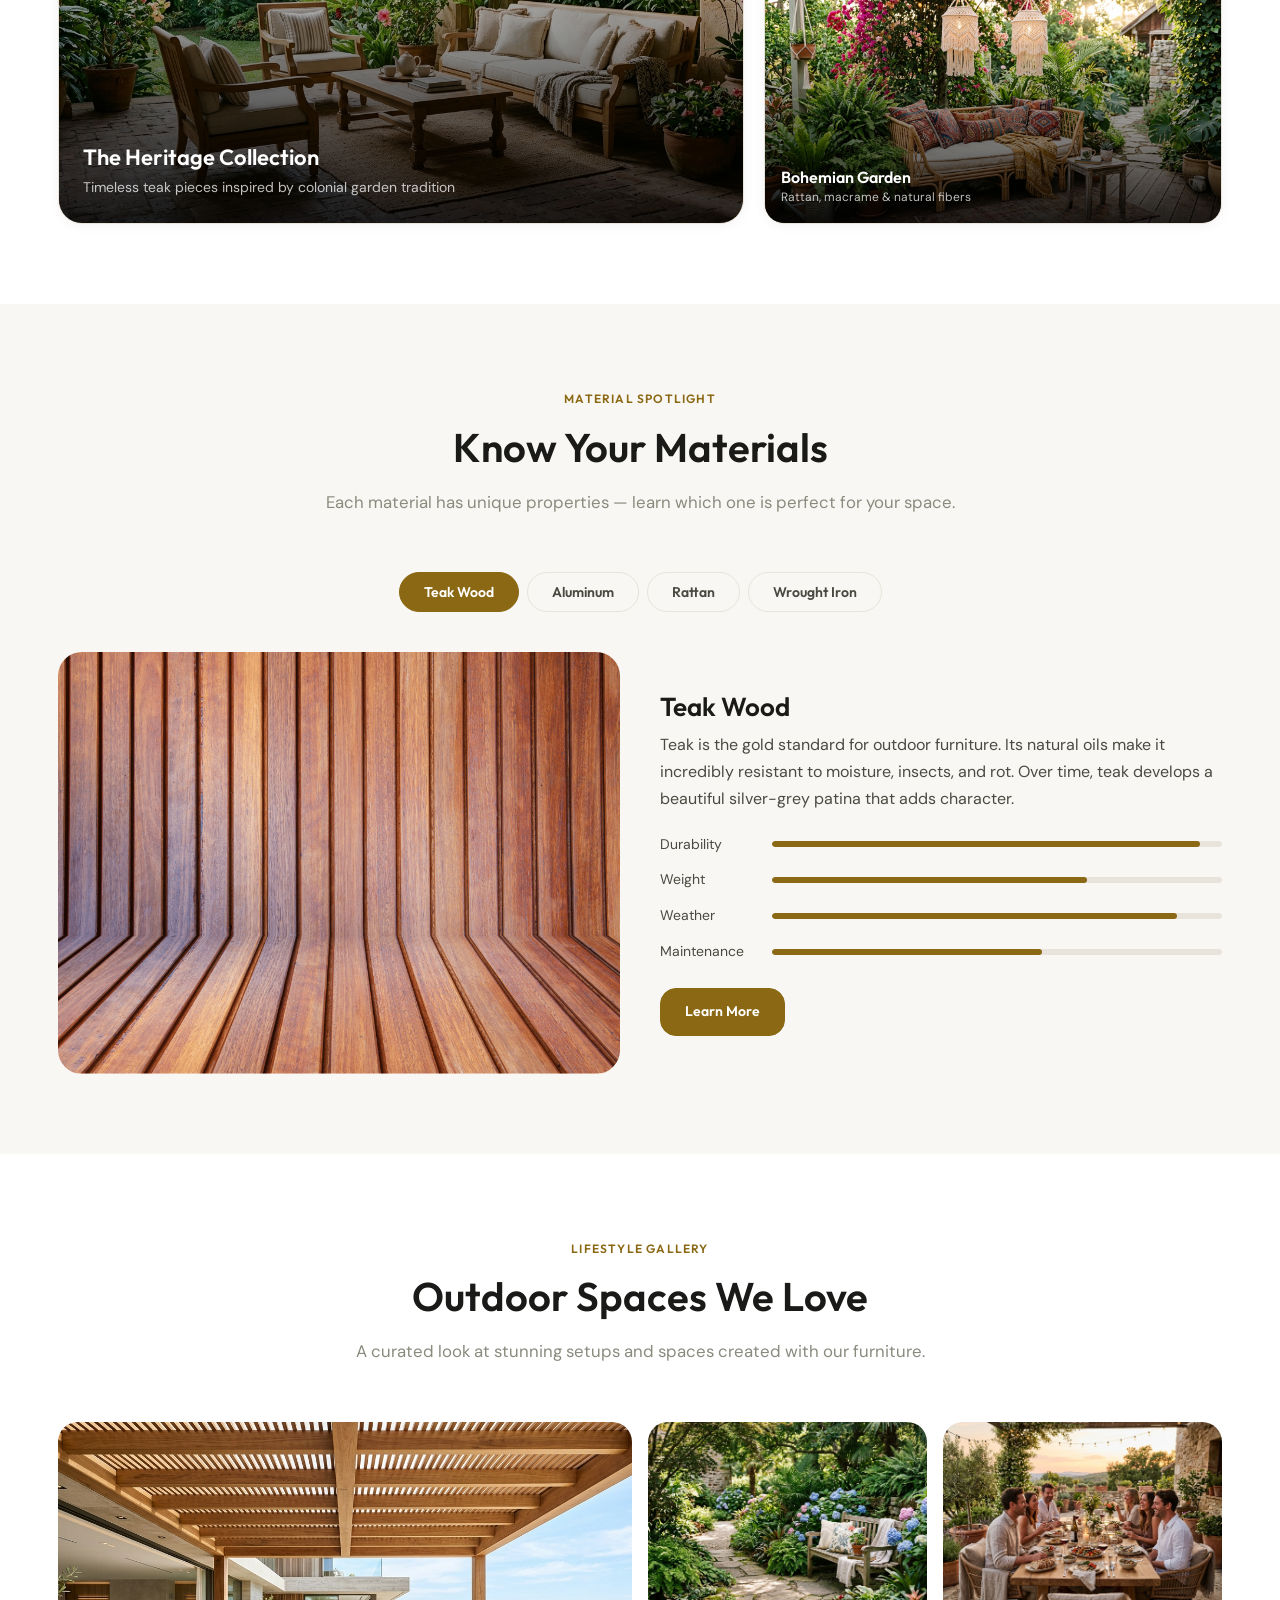
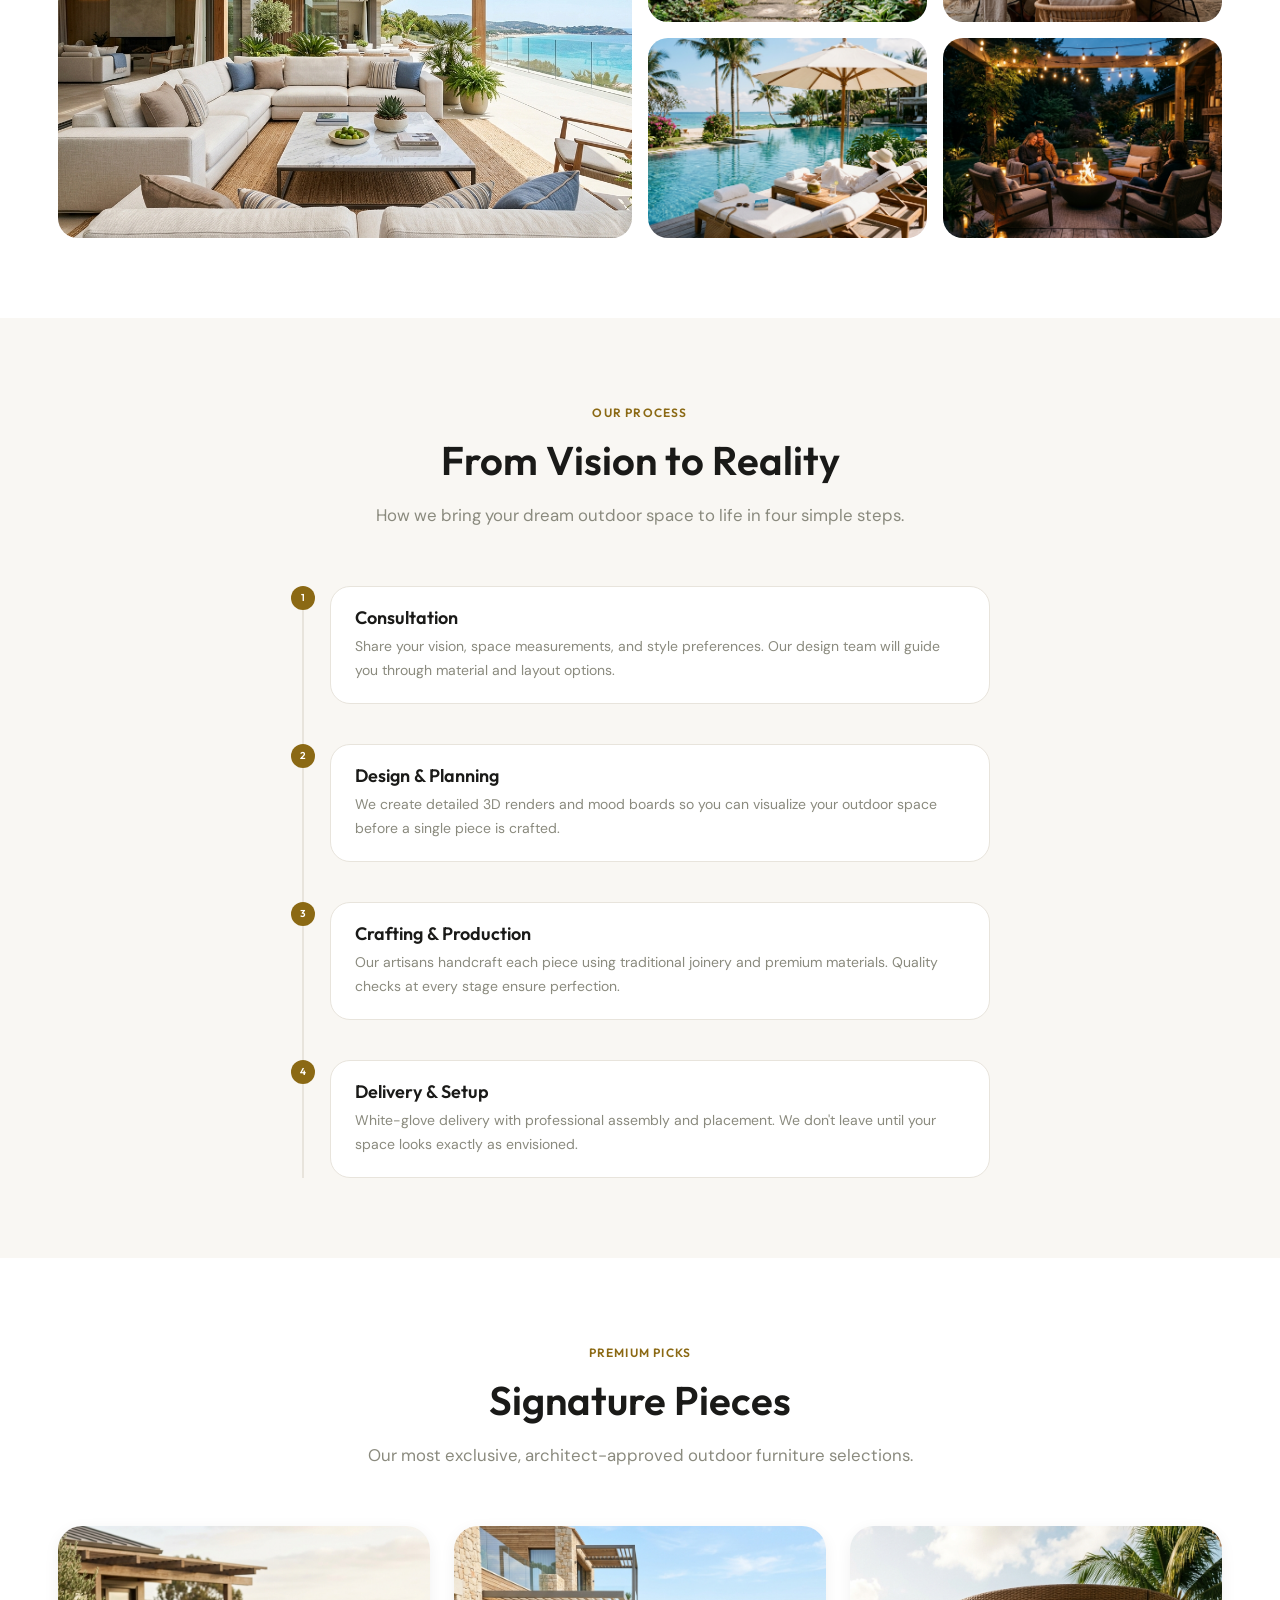
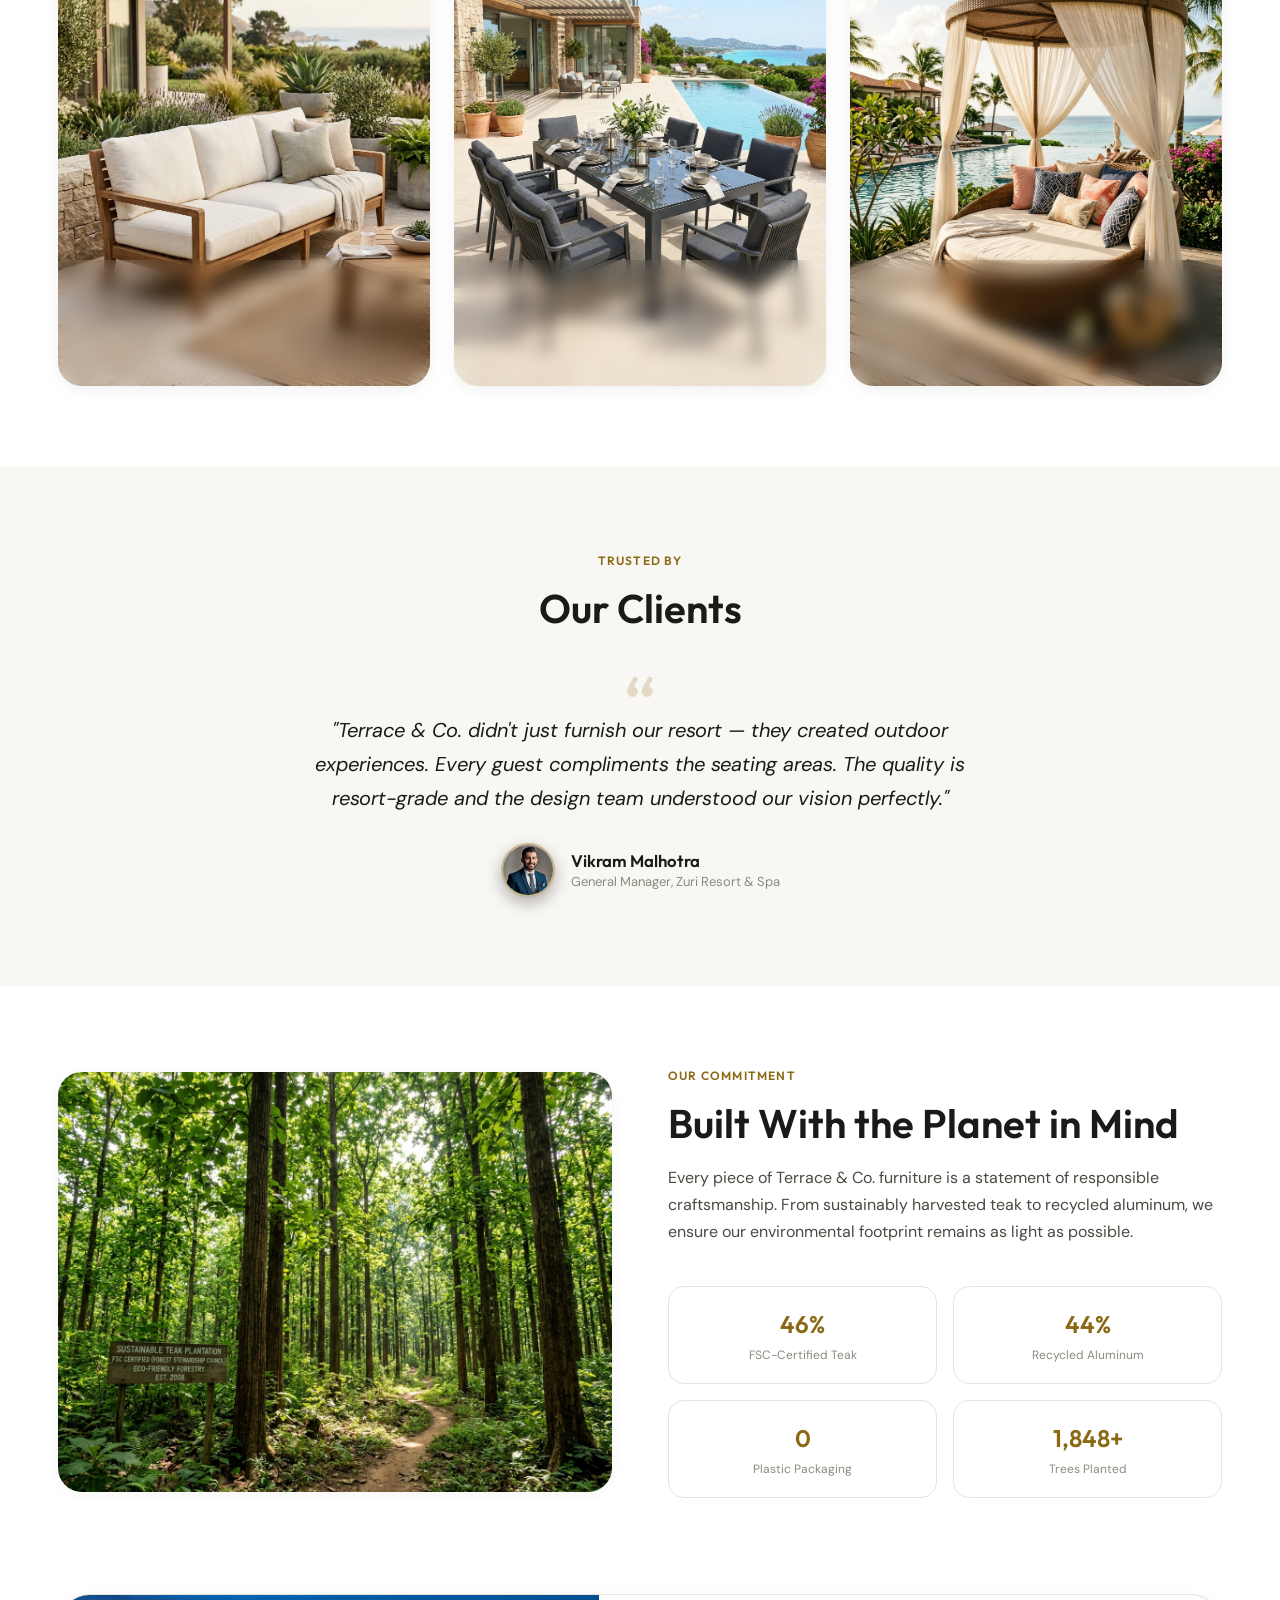
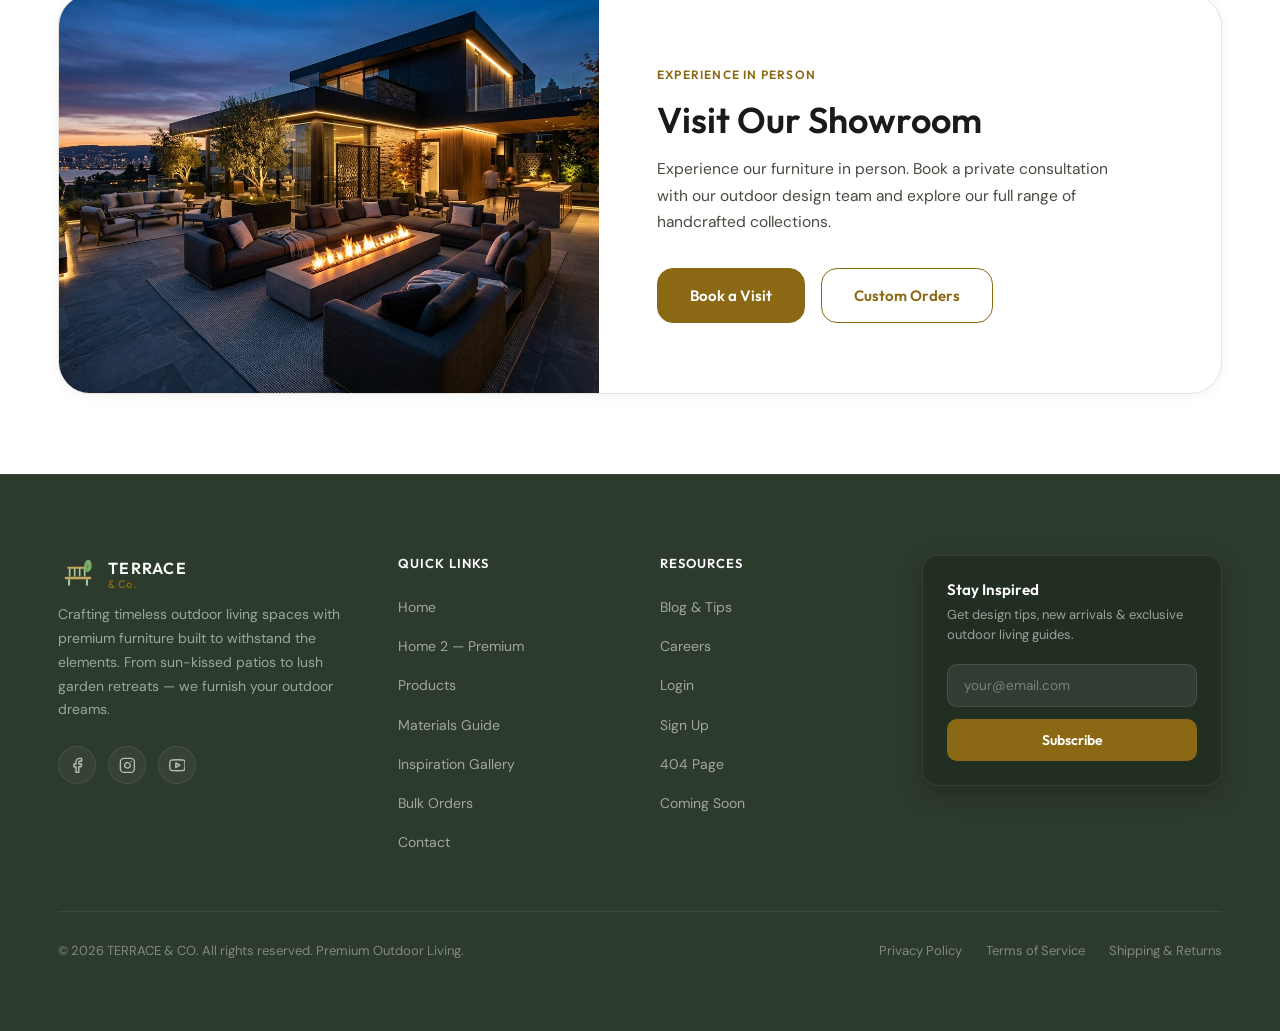
<file: home2.html>
<!DOCTYPE html>
<html lang="en" id="root-html">
<head>
    <meta charset="UTF-8">
    <meta name="viewport" content="width=device-width, initial-scale=1.0">
    <meta name="description" content="Terrace & Co. Premium — Discover our curated luxury outdoor furniture collections. Bespoke designs, premium materials, and resort-style living for your terrace.">
    <title>Home 2 — Premium | Terrace & Co.</title>
    <link rel="icon" type="image/svg+xml" href="favicon.svg">
    <link rel="stylesheet" href="style.css">
</head>
<body>
<div id="main-nav"></div>

<!-- ====== 1. SPLIT HERO ====== -->
<section class="hero-split-section">
    <div class="container">
        <div class="hero-split">
            <div class="hero-split-text">
                <div class="section-label">Premium Collection</div>
                <h1>Elevate Your Outdoor Living Experience</h1>
                <p>Bespoke outdoor furniture designed by artisans, crafted from the finest materials, and built to create spaces that inspire connection, relaxation, and celebration.</p>
                <div style="display:flex;gap:0.75rem;flex-wrap:wrap;">
                    <a href="products.html" class="btn btn-primary btn-lg">Explore Premium</a>
                    <a href="bulk-orders.html" class="btn btn-outline btn-lg">Custom Orders</a>
                </div>
            </div>
            <div class="hero-split-img-wrap">
                <div class="hero-split-slider" id="heroSplitSlider">
                    <div class="hero-split-slides">
                        <div class="hero-split-slide active">
                            <img src="assets/images/hero_split_home2.jpg" alt="Luxury rooftop terrace with modern outdoor dining furniture at sunset">
                        </div>
                        <div class="hero-split-slide">
                            <img src="assets/images/Untitled design (37).png" alt="Mediterranean villa patio with teak dining set under pergola">
                        </div>
                        <div class="hero-split-slide">
                            <img src="assets/images/Untitled design (36).png" alt="Resort poolside cabana with premium rattan loungers">
                        </div>
                    </div>

                    <!-- Floating Badge -->
                    <div class="hero-split-badge">
                        <div class="badge-number">12+</div>
                        <div class="badge-label">Years of<br>Craftsmanship</div>
                    </div>
                </div>

                <!-- Slider Navigation Dots Below Image -->
                <div class="hero-split-dots">
                    <button class="hero-split-dot active" aria-label="Slide 1"></button>
                    <button class="hero-split-dot" aria-label="Slide 2"></button>
                    <button class="hero-split-dot" aria-label="Slide 3"></button>
                </div>
            </div>
        </div>
    </div>
</section>

<!-- ====== 2. BRAND PROMISE STRIP ====== -->
<section class="brand-strip animate-on-scroll">
    <div class="container">
        <div class="brand-strip-grid">
            <div class="brand-strip-item">
                <div class="icon-box"><svg xmlns="http://www.w3.org/2000/svg" width="20" height="20" viewBox="0 0 24 24" fill="none" stroke="currentColor" stroke-width="2" stroke-linecap="round" stroke-linejoin="round"><rect x="1" y="3" width="15" height="13"/><polygon points="16 8 20 8 23 11 23 16 16 16 16 8"/><circle cx="5.5" cy="18.5" r="2.5"/><circle cx="18.5" cy="18.5" r="2.5"/></svg></div>
                <h4>Free Delivery</h4>
                <p>On orders above ₹15,000</p>
            </div>
            <div class="brand-strip-item">
                <div class="icon-box"><svg xmlns="http://www.w3.org/2000/svg" width="20" height="20" viewBox="0 0 24 24" fill="none" stroke="currentColor" stroke-width="2" stroke-linecap="round" stroke-linejoin="round"><path d="M12 22s8-4 8-10V5l-8-3-8 3v7c0 6 8 10 8 10z"/></svg></div>
                <h4>10-Year Warranty</h4>
                <p>Comprehensive coverage</p>
            </div>
            <div class="brand-strip-item">
                <div class="icon-box"><svg xmlns="http://www.w3.org/2000/svg" width="20" height="20" viewBox="0 0 24 24" fill="none" stroke="currentColor" stroke-width="2" stroke-linecap="round" stroke-linejoin="round"><path d="M11 20A7 7 0 0 1 9.8 6.9C15.5 4.9 17 3.5 19 2c1 2 2 4.5 1 8-1.5 5.5-4 7.5-7 10z"/><path d="M2 21c0-3 1.85-5.36 5.08-6C9.5 14.52 12 13 13 12"/></svg></div>
                <h4>Eco Materials</h4>
                <p>Sustainably sourced</p>
            </div>
            <div class="brand-strip-item">
                <div class="icon-box"><svg xmlns="http://www.w3.org/2000/svg" width="20" height="20" viewBox="0 0 24 24" fill="none" stroke="currentColor" stroke-width="2" stroke-linecap="round" stroke-linejoin="round"><path d="M18.37 2.63L14 7l-1.59-1.59a2 2 0 0 0-2.82 0L8 7l9 9 1.59-1.59a2 2 0 0 0 0-2.82L17 10l4.37-4.37a2.12 2.12 0 1 0-3-3z"/><path d="M9 8c-2 3-4 3.5-7 4l8 10c2-1 6-5 6-7"/><path d="M14.5 17.5L4.5 15"/></svg></div>
                <h4>Custom Designs</h4>
                <p>Tailored to your space</p>
            </div>
        </div>
    </div>
</section>

<!-- ====== 3. CURATED COLLECTIONS (Overlapping Cards) ====== -->
<section class="section">
    <div class="container">
        <div class="section-header animate-on-scroll">
            <div class="section-label" style="justify-content:center;">Curated for You</div>
            <h2>Our Curated Collections</h2>
            <p>Handpicked selections designed for different outdoor living styles.</p>
        </div>
        <div class="overlap-cards animate-on-scroll">
            <div class="featured-card">
                <img src="assets/images/collection_1.jpg" alt="The Heritage Collection — Colonial garden teak furniture">
                <div class="featured-card-overlay"></div>
                <div class="featured-card-text"><h3>The Heritage Collection</h3><p>Timeless teak pieces inspired by colonial garden tradition</p></div>
            </div>
            <div class="side-card">
                <img src="assets/images/collection_2.jpg" alt="Modern Minimalist — Contemporary aluminum and glass patio furniture">
                <div class="side-card-overlay"></div>
                <div class="side-card-text"><h4>Modern Minimalist</h4><p>Clean lines, aluminum & glass</p></div>
            </div>
            <div class="side-card">
                <img src="assets/images/collection_3.jpg" alt="Bohemian Garden — Rattan and macrame outdoor retreat">
                <div class="side-card-overlay"></div>
                <div class="side-card-text"><h4>Bohemian Garden</h4><p>Rattan, macrame & natural fibers</p></div>
            </div>
        </div>
    </div>
</section>

<!-- ====== 4. MATERIAL SPOTLIGHT (Tabs) ====== -->
<section class="section bg-surface">
    <div class="container">
        <div class="section-header animate-on-scroll">
            <div class="section-label" style="justify-content:center;">Material Spotlight</div>
            <h2>Know Your Materials</h2>
            <p>Each material has unique properties — learn which one is perfect for your space.</p>
        </div>
        <div class="material-tabs animate-on-scroll">
            <button class="material-tab active" onclick="switchMaterial('mat-teak', this)">Teak Wood</button>
            <button class="material-tab" onclick="switchMaterial('mat-aluminum', this)">Aluminum</button>
            <button class="material-tab" onclick="switchMaterial('mat-rattan', this)">Rattan</button>
            <button class="material-tab" onclick="switchMaterial('mat-iron', this)">Wrought Iron</button>
        </div>
        <div class="material-panel active" id="mat-teak">
            <div class="material-detail">
                <div class="material-detail-img"><img src="assets/images/Untitled design (31).png" alt="Teak wood grain texture"></div>
                <div>
                    <h3>Teak Wood</h3>
                    <p style="margin-top:0.5rem;">Teak is the gold standard for outdoor furniture. Its natural oils make it incredibly resistant to moisture, insects, and rot. Over time, teak develops a beautiful silver-grey patina that adds character.</p>
                    <div class="material-props">
                        <div class="material-prop"><span style="min-width:100px;">Durability</span><div class="material-prop-bar"><div class="material-prop-fill" style="width:95%"></div></div></div>
                        <div class="material-prop"><span style="min-width:100px;">Weight</span><div class="material-prop-bar"><div class="material-prop-fill" style="width:70%"></div></div></div>
                        <div class="material-prop"><span style="min-width:100px;">Weather</span><div class="material-prop-bar"><div class="material-prop-fill" style="width:90%"></div></div></div>
                        <div class="material-prop"><span style="min-width:100px;">Maintenance</span><div class="material-prop-bar"><div class="material-prop-fill" style="width:60%"></div></div></div>
                    </div>
                    <a href="materials.html" class="btn btn-primary mt-3">Learn More</a>
                </div>
            </div>
        </div>
        <div class="material-panel" id="mat-aluminum">
            <div class="material-detail">
                <div class="material-detail-img"><img src="assets/images/Untitled design (28).png" alt="Brushed aluminum texture"></div>
                <div>
                    <h3>Aluminum</h3>
                    <p style="margin-top:0.5rem;">Lightweight, rust-proof, and remarkably versatile. Powder-coated aluminum requires virtually zero maintenance and comes in a wide range of finishes and colors.</p>
                    <div class="material-props">
                        <div class="material-prop"><span style="min-width:100px;">Durability</span><div class="material-prop-bar"><div class="material-prop-fill" style="width:85%"></div></div></div>
                        <div class="material-prop"><span style="min-width:100px;">Weight</span><div class="material-prop-bar"><div class="material-prop-fill" style="width:30%"></div></div></div>
                        <div class="material-prop"><span style="min-width:100px;">Weather</span><div class="material-prop-bar"><div class="material-prop-fill" style="width:95%"></div></div></div>
                        <div class="material-prop"><span style="min-width:100px;">Maintenance</span><div class="material-prop-bar"><div class="material-prop-fill" style="width:90%"></div></div></div>
                    </div>
                    <a href="materials.html" class="btn btn-primary mt-3">Learn More</a>
                </div>
            </div>
        </div>
        <div class="material-panel" id="mat-rattan">
            <div class="material-detail">
                <div class="material-detail-img"><img src="assets/images/Untitled design (30).png" alt="Woven rattan texture"></div>
                <div>
                    <h3>Rattan</h3>
                    <p style="margin-top:0.5rem;">Synthetic PE rattan combines the warm, organic look of natural wicker with weather-proof resilience. UV-stabilized to prevent fading and cracking in harsh sunlight.</p>
                    <div class="material-props">
                        <div class="material-prop"><span style="min-width:100px;">Durability</span><div class="material-prop-bar"><div class="material-prop-fill" style="width:80%"></div></div></div>
                        <div class="material-prop"><span style="min-width:100px;">Weight</span><div class="material-prop-bar"><div class="material-prop-fill" style="width:40%"></div></div></div>
                        <div class="material-prop"><span style="min-width:100px;">Weather</span><div class="material-prop-bar"><div class="material-prop-fill" style="width:85%"></div></div></div>
                        <div class="material-prop"><span style="min-width:100px;">Maintenance</span><div class="material-prop-bar"><div class="material-prop-fill" style="width:85%"></div></div></div>
                    </div>
                    <a href="materials.html" class="btn btn-primary mt-3">Learn More</a>
                </div>
            </div>
        </div>
        <div class="material-panel" id="mat-iron">
            <div class="material-detail">
                <div class="material-detail-img"><img src="assets/images/Untitled design (29).png" alt="Wrought iron detail"></div>
                <div>
                    <h3>Wrought Iron</h3>
                    <p style="margin-top:0.5rem;">The ultimate in strength and elegance. Wrought iron furniture features intricate scrollwork and a timeless aesthetic that anchors any outdoor space with gravitas.</p>
                    <div class="material-props">
                        <div class="material-prop"><span style="min-width:100px;">Durability</span><div class="material-prop-bar"><div class="material-prop-fill" style="width:98%"></div></div></div>
                        <div class="material-prop"><span style="min-width:100px;">Weight</span><div class="material-prop-bar"><div class="material-prop-fill" style="width:95%"></div></div></div>
                        <div class="material-prop"><span style="min-width:100px;">Weather</span><div class="material-prop-bar"><div class="material-prop-fill" style="width:70%"></div></div></div>
                        <div class="material-prop"><span style="min-width:100px;">Maintenance</span><div class="material-prop-bar"><div class="material-prop-fill" style="width:50%"></div></div></div>
                    </div>
                    <a href="materials.html" class="btn btn-primary mt-3">Learn More</a>
                </div>
            </div>
        </div>
    </div>
</section>

<!-- ====== 5. LIFESTYLE GALLERY (Bento Grid) ====== -->
<section class="section">
    <div class="container">
        <div class="section-header animate-on-scroll">
            <div class="section-label" style="justify-content:center;">Lifestyle Gallery</div>
            <h2>Outdoor Spaces We Love</h2>
            <p>A curated look at stunning setups and spaces created with our furniture.</p>
        </div>
        <div class="bento-grid animate-on-scroll">
            <div class="bento-item large"><img src="assets/images/bento_1.jpg" alt="Living room outdoor pergola setup"></div>
            <div class="bento-item"><img src="assets/images/bento_2.jpg" alt="Garden view with teak bench"></div>
            <div class="bento-item"><img src="assets/images/bento_3.jpg" alt="Al fresco dining party setup"></div>
            <div class="bento-item"><img src="assets/images/bento_4.jpg" alt="Poolside relaxation sun loungers"></div>
            <div class="bento-item"><img src="assets/images/bento_5.jpg" alt="Night patio with fire pit and bistro lights"></div>
        </div>
    </div>
</section>

<!-- ====== 6. DESIGN PROCESS (Timeline) ====== -->
<section class="section bg-surface">
    <div class="container">
        <div class="section-header animate-on-scroll">
            <div class="section-label" style="justify-content:center;">Our Process</div>
            <h2>From Vision to Reality</h2>
            <p>How we bring your dream outdoor space to life in four simple steps.</p>
        </div>
        <div class="timeline animate-on-scroll">
            <div class="timeline-item">
                <div class="timeline-dot">1</div>
                <div class="timeline-content">
                    <h4>Consultation</h4>
                    <p>Share your vision, space measurements, and style preferences. Our design team will guide you through material and layout options.</p>
                </div>
            </div>
            <div class="timeline-item">
                <div class="timeline-dot">2</div>
                <div class="timeline-content">
                    <h4>Design & Planning</h4>
                    <p>We create detailed 3D renders and mood boards so you can visualize your outdoor space before a single piece is crafted.</p>
                </div>
            </div>
            <div class="timeline-item">
                <div class="timeline-dot">3</div>
                <div class="timeline-content">
                    <h4>Crafting & Production</h4>
                    <p>Our artisans handcraft each piece using traditional joinery and premium materials. Quality checks at every stage ensure perfection.</p>
                </div>
            </div>
            <div class="timeline-item">
                <div class="timeline-dot">4</div>
                <div class="timeline-content">
                    <h4>Delivery & Setup</h4>
                    <p>White-glove delivery with professional assembly and placement. We don't leave until your space looks exactly as envisioned.</p>
                </div>
            </div>
        </div>
    </div>
</section>

<!-- ====== 7. PREMIUM PRODUCTS CAROUSEL ====== -->
<section class="section">
    <div class="container">
        <div class="section-header animate-on-scroll">
            <div class="section-label" style="justify-content:center;">Premium Picks</div>
            <h2>Signature Pieces</h2>
            <p>Our most exclusive, architect-approved outdoor furniture selections.</p>
        </div>
        <div class="signature-pieces-grid animate-on-scroll">
            <div class="premium-hscroll-card"><img src="assets/images/premium_1.jpg" alt="Signature Teak Sofa Set"><div class="premium-hscroll-info"><h3>Signature Teak Sofa Set</h3><p>3-seater with deep cushions</p><span class="price">₹1,25,000</span></div></div>
            <div class="premium-hscroll-card"><img src="assets/images/premium_2.jpg" alt="Executive 8-Seater Dining"><div class="premium-hscroll-info"><h3>Executive 8-Seater Dining</h3><p>Aluminum &amp; glass extendable</p><span class="price">₹1,85,000</span></div></div>
            <div class="premium-hscroll-card"><img src="assets/images/premium_3.jpg" alt="Resort Daybed"><div class="premium-hscroll-info"><h3>Resort Daybed</h3><p>Rattan canopy with drapes</p><span class="price">₹95,000</span></div></div>
        </div>
    </div>
</section>

<!-- ====== 8. CLIENT SHOWCASE (Quote) ====== -->
<section class="section bg-surface">
    <div class="container">
        <div class="section-header animate-on-scroll">
            <div class="section-label" style="justify-content:center;">Trusted By</div>
            <h2>Our Clients</h2>
        </div>
        <div class="quote-block animate-on-scroll">
            <blockquote>"Terrace & Co. didn't just furnish our resort — they created outdoor experiences. Every guest compliments the seating areas. The quality is resort-grade and the design team understood our vision perfectly."</blockquote>
            <div class="quote-author">
                <div class="quote-avatar">
                    <img src="assets/images/Untitled design (33).png" alt="Vikram Malhotra">
                </div>
                <div class="quote-author-info">
                    <div class="name">Vikram Malhotra</div>
                    <div class="role">General Manager, Zuri Resort & Spa</div>
                </div>
            </div>
        </div>
    </div>
</section>

<!-- ====== 9. SUSTAINABILITY COMMITMENT ====== -->
<section class="section">
    <div class="container">
        <div class="overlap-section animate-on-scroll">
            <div class="overlap-img">
                <img src="assets/images/sustainability.jpg" alt="Sustainable forestry and eco-friendly outdoor furniture production">
            </div>
            <div class="overlap-text">
                <div class="section-label">Our Commitment</div>
                <h2>Built With the Planet in Mind</h2>
                <p>Every piece of Terrace & Co. furniture is a statement of responsible craftsmanship. From sustainably harvested teak to recycled aluminum, we ensure our environmental footprint remains as light as possible.</p>
                <div class="eco-stats">
                    <div class="eco-stat">
                        <div class="stat-value" data-count="100" data-suffix="%">0</div>
                        <div class="stat-label">FSC-Certified Teak</div>
                    </div>
                    <div class="eco-stat">
                        <div class="stat-value" data-count="80" data-suffix="%">0</div>
                        <div class="stat-label">Recycled Aluminum</div>
                    </div>
                    <div class="eco-stat">
                        <div class="stat-value" data-count="0" data-prefix="" data-suffix="">Zero</div>
                        <div class="stat-label">Plastic Packaging</div>
                    </div>
                    <div class="eco-stat">
                        <div class="stat-value" data-count="5000" data-suffix="+">0</div>
                        <div class="stat-label">Trees Planted</div>
                    </div>
                </div>
            </div>
        </div>
    </div>
</section>

<!-- ====== 10. CONTACT CTA ====== -->
<section class="section" style="padding-top: 1rem; padding-bottom: 5rem;">
    <div class="container">
        <div class="showroom-cta-card animate-on-scroll">
            <div class="showroom-cta-img">
                <img src="assets/images/fullbg_cta.jpg" alt="Terrace & Co. luxury outdoor furniture showroom">
            </div>
            <div class="showroom-cta-content">
                <div class="section-label">Experience In Person</div>
                <h2>Visit Our Showroom</h2>
                <p>Experience our furniture in person. Book a private consultation with our outdoor design team and explore our full range of handcrafted collections.</p>
                <div class="showroom-cta-actions">
                    <a href="contact.html" class="btn btn-primary btn-lg">Book a Visit</a>
                    <a href="bulk-orders.html" class="btn btn-outline btn-lg">Custom Orders</a>
                </div>
            </div>
        </div>
    </div>
</section>

<!-- Scroll to Top -->
<button class="scroll-top-btn" id="scroll-top-btn" aria-label="Scroll to top"><svg xmlns="http://www.w3.org/2000/svg" width="18" height="18" viewBox="0 0 24 24" fill="none" stroke="currentColor" stroke-width="2" stroke-linecap="round" stroke-linejoin="round"><line x1="12" y1="19" x2="12" y2="5"/><polyline points="5 12 12 5 19 12"/></svg></button>

<div id="main-footer"></div>
<script src="components.js"></script>
</body>
</html>
</file>
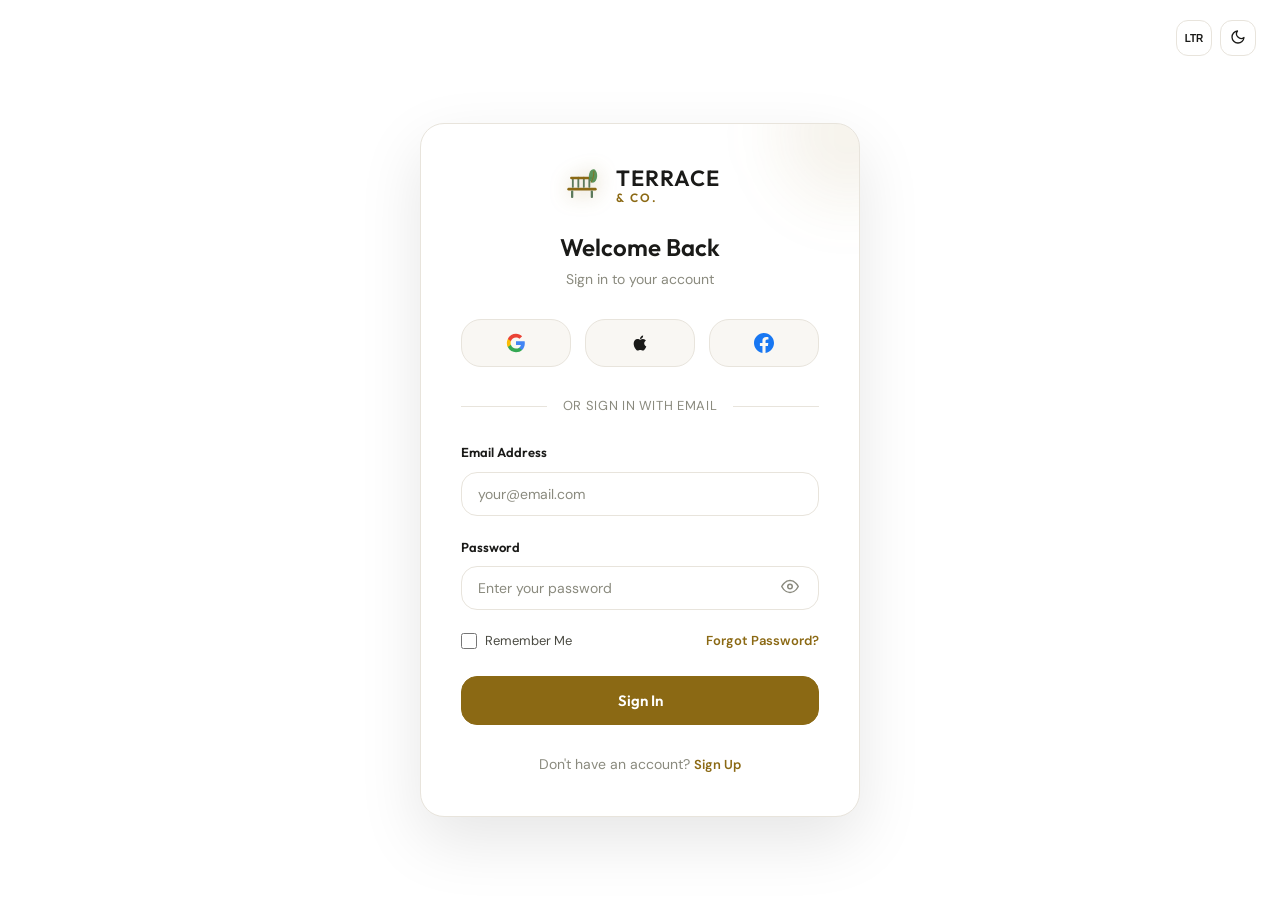
<file: login.html>
<!DOCTYPE html>
<html lang="en" id="root-html">
<head>
    <meta charset="UTF-8">
    <meta name="viewport" content="width=device-width, initial-scale=1.0">
    <meta name="description" content="Sign in to your Terrace & Co. account to manage orders, save outdoor living designs, and access exclusive trade discounts.">
    <title>Login | Terrace & Co. — Luxury Outdoor Furniture</title>
    <link rel="icon" type="image/svg+xml" href="favicon.svg">
    <link rel="stylesheet" href="style.css">
</head>
<body class="auth-page">

<!-- Top Bar -->
<div class="auth-topbar">
    <button onclick="toggleDir()" class="auth-toggle-btn" title="Toggle Direction" aria-label="Toggle text direction">
        <span class="dir-label" style="font-size:0.625rem;font-weight:700;">LTR</span>
    </button>
    <button onclick="toggleTheme()" class="auth-toggle-btn" title="Toggle Theme" aria-label="Toggle dark mode">
        <span class="theme-icon-wrap"><svg xmlns="http://www.w3.org/2000/svg" width="16" height="16" viewBox="0 0 24 24" fill="none" stroke="currentColor" stroke-width="2" stroke-linecap="round" stroke-linejoin="round"><path d="M21 12.79A9 9 0 1 1 11.21 3 7 7 0 0 0 21 12.79z"/></svg></span>
    </button>
</div>

<!-- Card -->
<main style="flex:1;display:flex;align-items:center;justify-content:center;padding:1.5rem 1rem 3rem;">
    <div class="auth-card">
        <!-- Decorative orb -->
        <div style="position:absolute;top:-60px;right:-60px;width:140px;height:140px;background:rgba(139,105,20,0.08);border-radius:50%;filter:blur(30px);pointer-events:none;"></div>

        <!-- Logo -->
        <a href="index.html" class="auth-logo" aria-label="Terrace & Co. Home">
            <img src="logo.svg" alt="Terrace & Co. Logo" width="48" height="48" />
            <div class="auth-logo-text">
                <span class="brand-top">TERRACE</span>
                <span class="brand-bottom">& Co.</span>
            </div>
        </a>

        <!-- Header -->
        <div style="text-align:center;margin-bottom:1.75rem;">
            <h1 style="font-size:1.5rem;margin-bottom:0.375rem;">Welcome Back</h1>
            <p style="font-size:0.875rem;color:var(--text-muted);">Sign in to your account</p>
        </div>

        <!-- Social Login -->
        <div class="social-login-grid">
            <button class="social-btn" title="Sign in with Google">
                <svg width="20" height="20" viewBox="0 0 24 24"><path d="M22.56 12.25c0-.78-.07-1.53-.2-2.25H12v4.26h5.92a5.06 5.06 0 01-2.2 3.32v2.77h3.57c2.08-1.92 3.28-4.74 3.28-8.1z" fill="#4285F4"/><path d="M12 23c2.97 0 5.46-.98 7.28-2.66l-3.57-2.77c-.98.66-2.23 1.06-3.71 1.06-2.86 0-5.29-1.93-6.16-4.53H2.18v2.84C3.99 20.53 7.7 23 12 23z" fill="#34A853"/><path d="M5.84 14.09c-.22-.66-.35-1.36-.35-2.09s.13-1.43.35-2.09V7.07H2.18C1.43 8.55 1 10.22 1 12s.43 3.45 1.18 4.93l2.85-2.22.81-.62z" fill="#FBBC05"/><path d="M12 5.38c1.62 0 3.06.56 4.21 1.64l3.15-3.15C17.45 2.09 14.97 1 12 1 7.7 1 3.99 3.47 2.18 7.07l3.66 2.84c.87-2.6 3.3-4.53 6.16-4.53z" fill="#EA4335"/></svg>
            </button>
            <button class="social-btn" title="Sign in with Apple">
                <svg width="20" height="20" viewBox="0 0 24 24" fill="currentColor"><path d="M17.05 20.28c-.98.95-2.05.88-3.08.4-1.09-.5-2.08-.48-3.24 0-1.44.62-2.2.44-3.06-.4C2.79 15.25 3.51 7.59 9.05 7.31c1.35.07 2.29.74 3.08.8 1.18-.24 2.31-.93 3.57-.84 1.51.12 2.65.72 3.4 1.8-3.12 1.87-2.38 5.98.48 7.13-.57 1.5-1.31 2.99-2.54 4.09zM12.03 7.25c-.15-2.23 1.66-4.07 3.74-4.25.29 2.58-2.34 4.5-3.74 4.25z"/></svg>
            </button>
            <button class="social-btn" title="Sign in with Facebook">
                <svg width="20" height="20" viewBox="0 0 24 24" fill="#1877F2"><path d="M24 12.073c0-6.627-5.373-12-12-12s-12 5.373-12 12c0 5.99 4.388 10.954 10.125 11.854v-8.385H7.078v-3.47h3.047V9.43c0-3.007 1.792-4.669 4.533-4.669 1.312 0 2.686.235 2.686.235v2.953H15.83c-1.491 0-1.956.925-1.956 1.874v2.25h3.328l-.532 3.47h-2.796v8.385C19.612 23.027 24 18.062 24 12.073z"/></svg>
            </button>
        </div>

        <!-- Divider -->
        <div class="divider">or sign in with email</div>

        <!-- Form -->
        <form onsubmit="event.preventDefault(); alert('Login successful!'); window.location.href='index.html';" id="login-form">
            <div class="form-group">
                <label class="form-label" for="login-email">Email Address</label>
                <input type="email" id="login-email" class="form-input" placeholder="your@email.com" required>
            </div>
            <div class="form-group">
                <label class="form-label" for="login-password">Password</label>
                <div class="password-wrapper">
                    <input type="password" id="login-password" class="form-input" placeholder="Enter your password" required>
                    <button type="button" class="password-toggle" onclick="togglePasswordVisibility('login-password', this)" aria-label="Toggle password visibility">
                        <span class="pw-icon"><svg xmlns="http://www.w3.org/2000/svg" width="18" height="18" viewBox="0 0 24 24" fill="none" stroke="currentColor" stroke-width="2" stroke-linecap="round" stroke-linejoin="round"><path d="M1 12s4-8 11-8 11 8 11 8-4 8-11 8-11-8-11-8z"/><circle cx="12" cy="12" r="3"/></svg></span>
                    </button>
                </div>
            </div>
            <div style="display:flex;align-items:center;justify-content:space-between;margin-bottom:1.5rem;flex-wrap:wrap;gap:0.5rem;">
                <div class="checkbox-wrapper">
                    <input type="checkbox" id="remember-me">
                    <label for="remember-me">Remember Me</label>
                </div>
                <a href="#" class="link-primary">Forgot Password?</a>
            </div>
            <button type="submit" class="btn btn-primary w-full btn-lg">Sign In</button>
        </form>

        <!-- Footer link -->
        <p style="text-align:center;margin-top:1.75rem;font-size:0.875rem;color:var(--text-muted);">
            Don't have an account? <a href="signup.html" class="link-primary">Sign Up</a>
        </p>
    </div>
</main>

<script src="components.js"></script>
<script>
    document.addEventListener('DOMContentLoaded', function() {
        initAuthPage();
    });
</script>
</body>
</html>
</file>
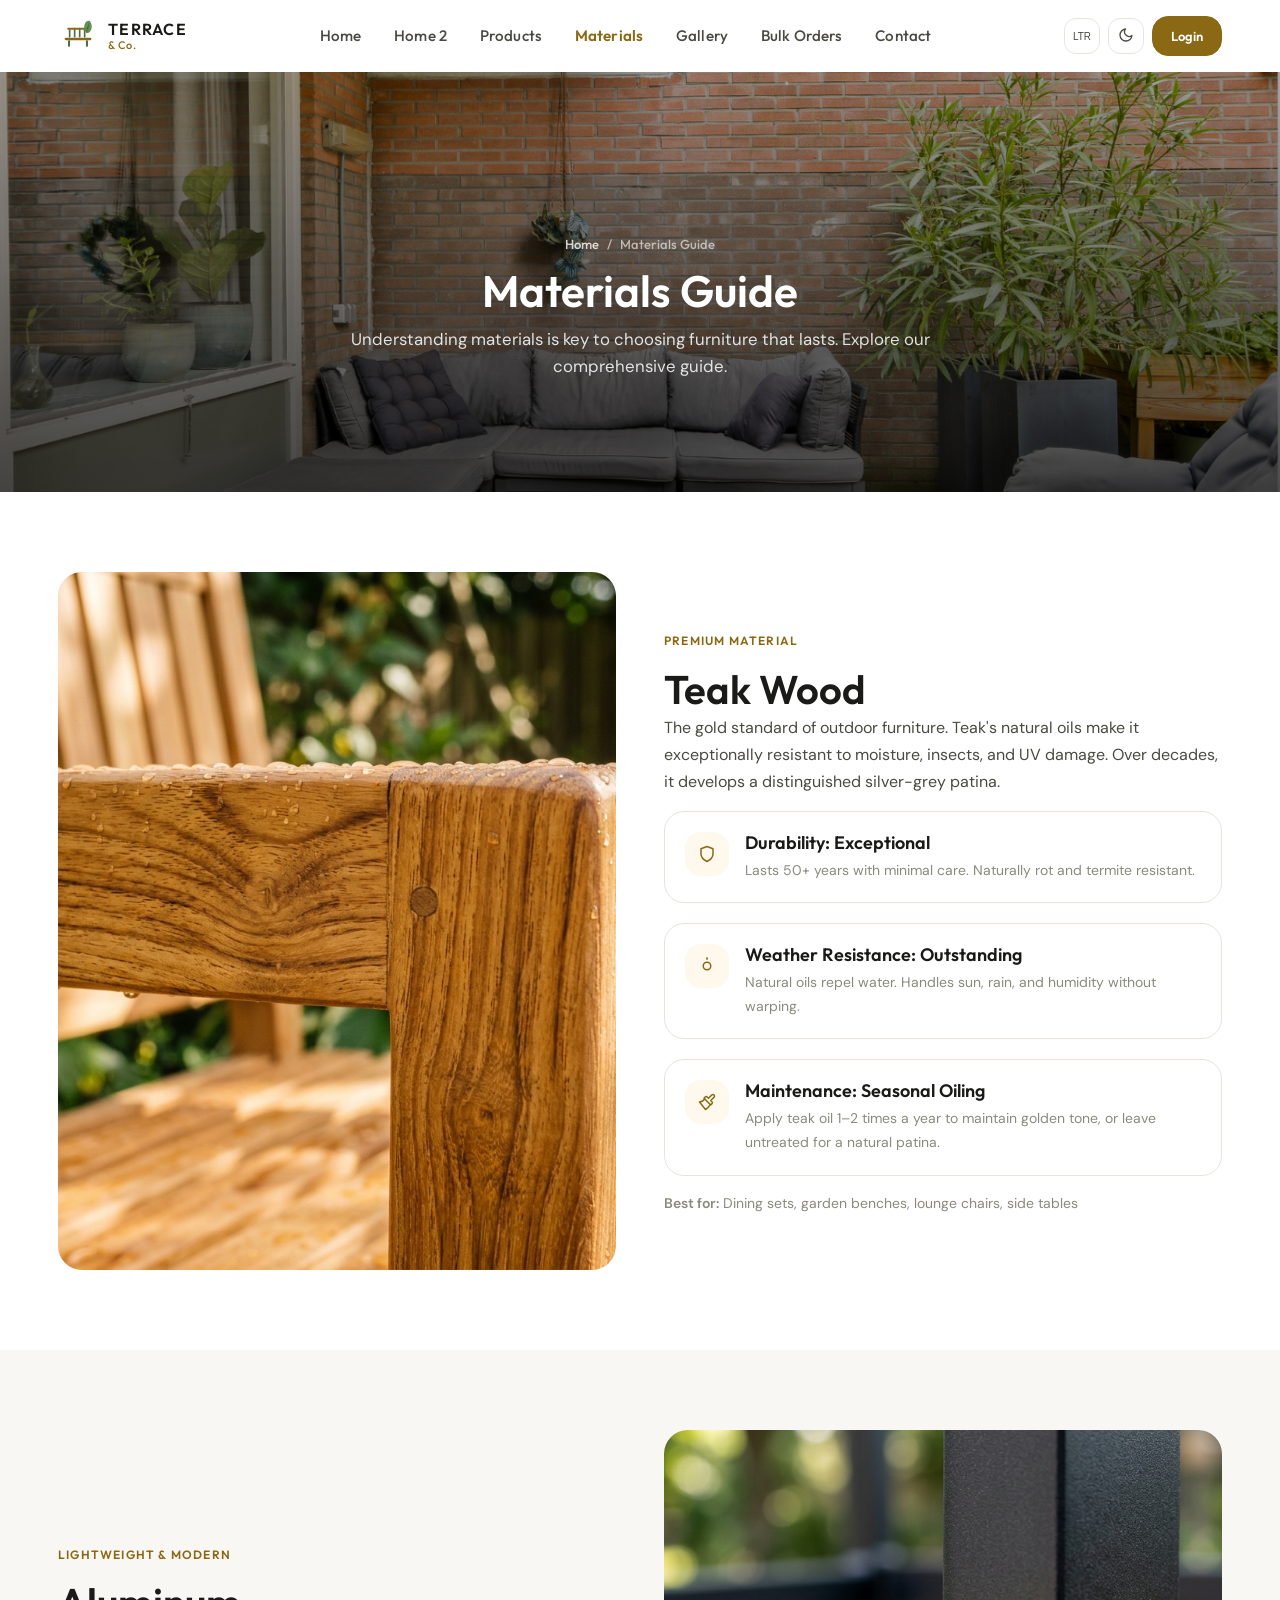
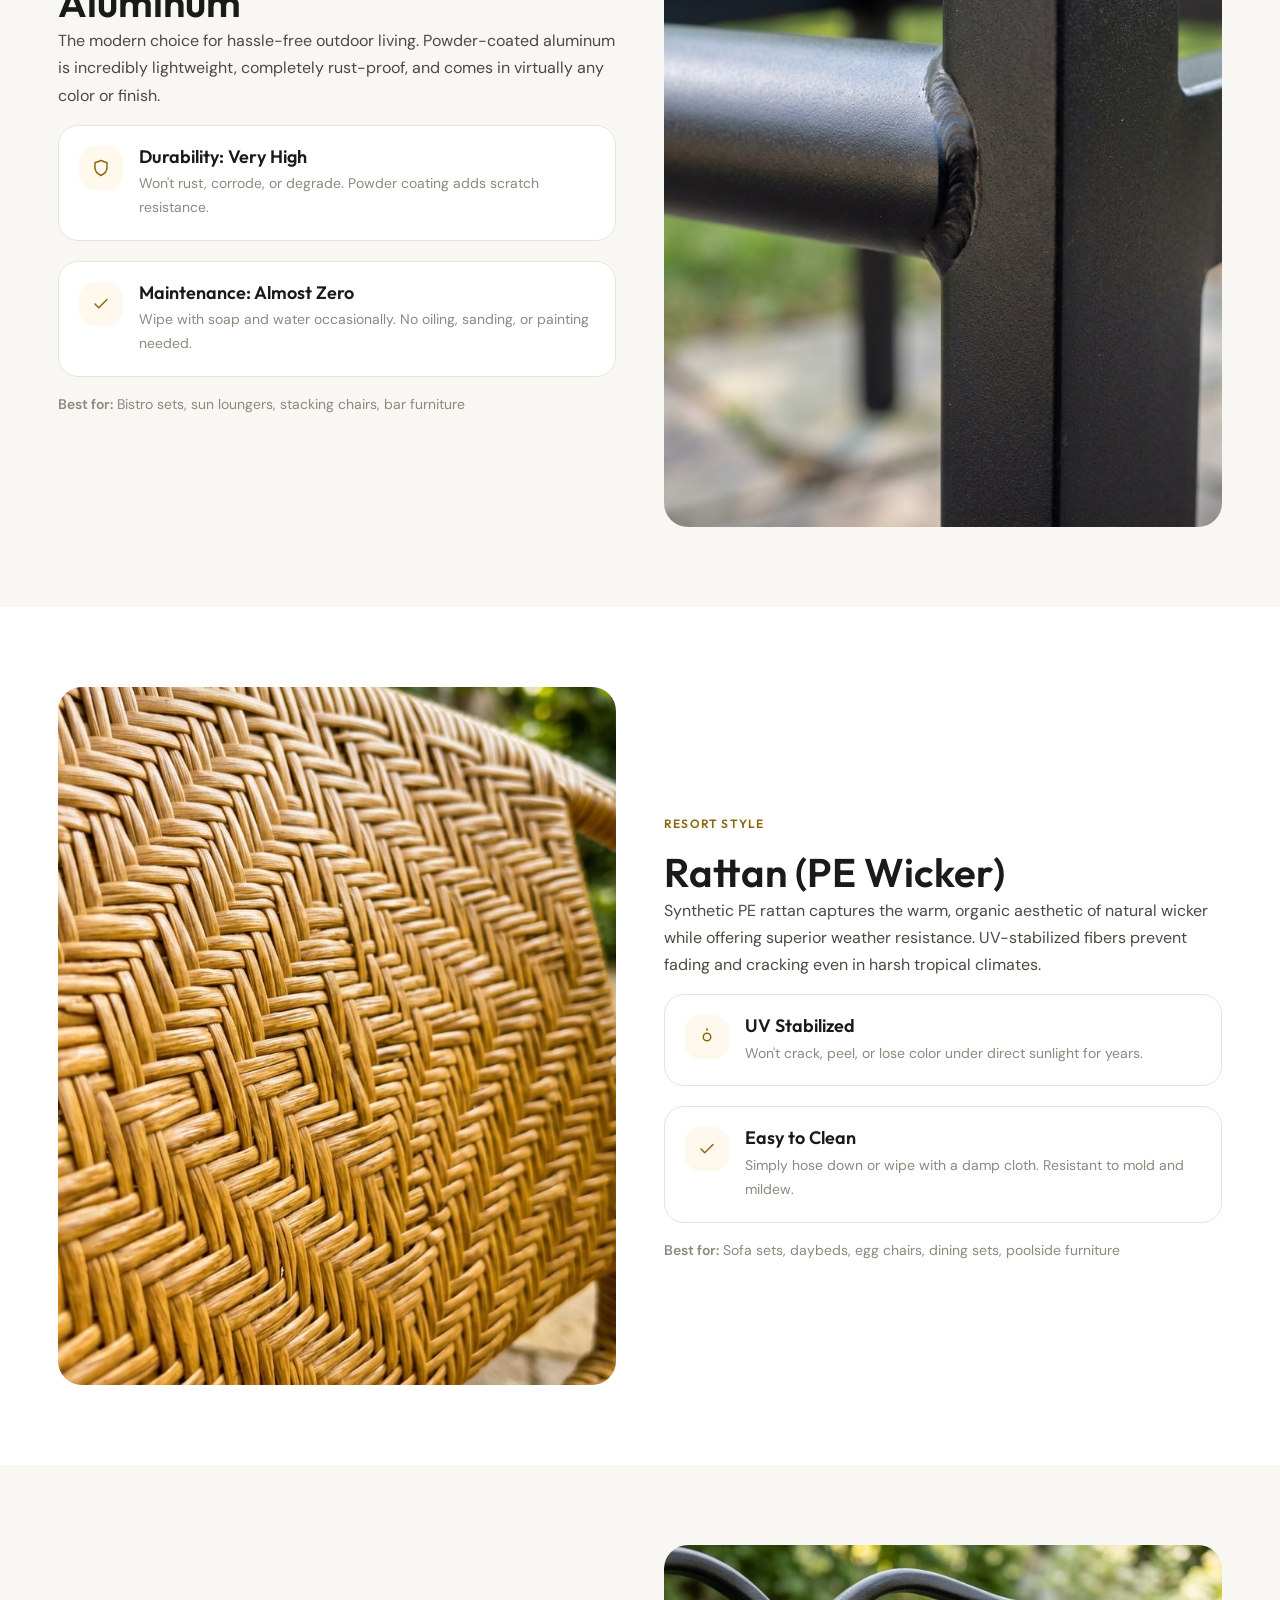
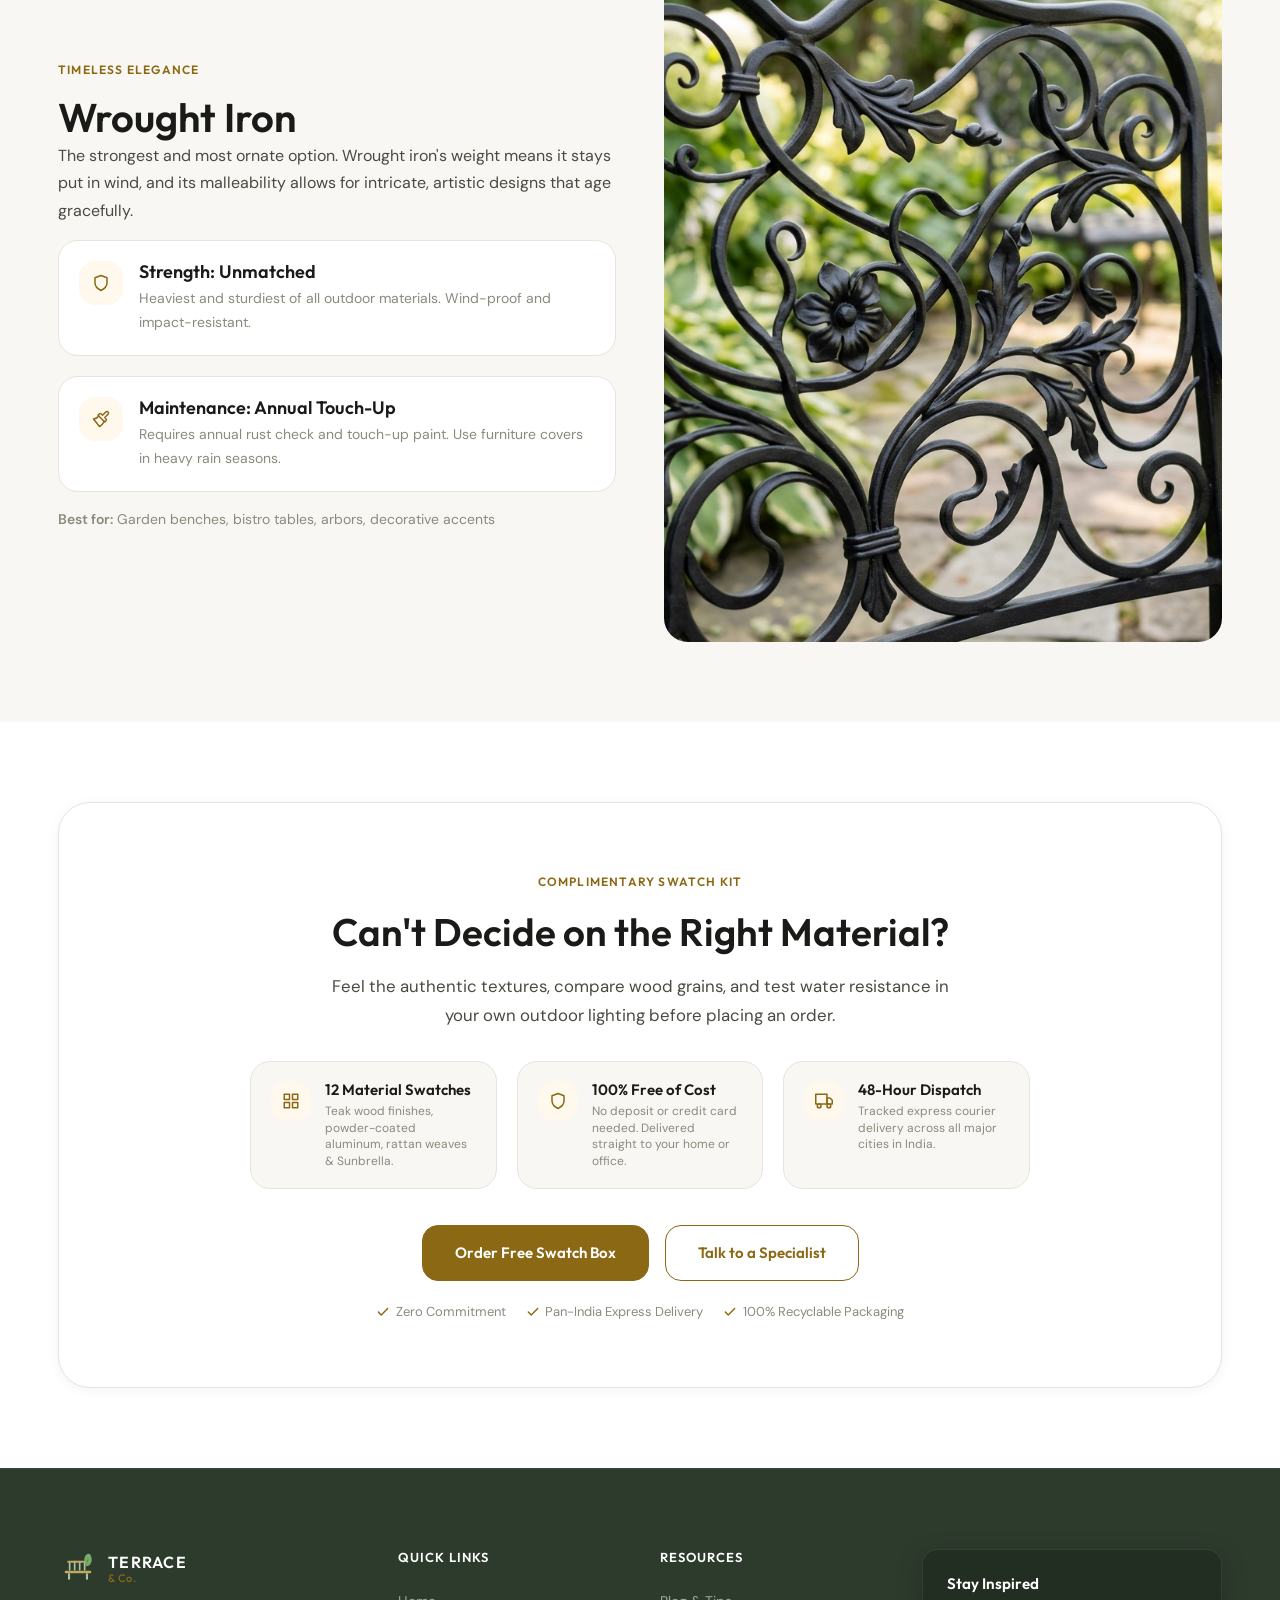
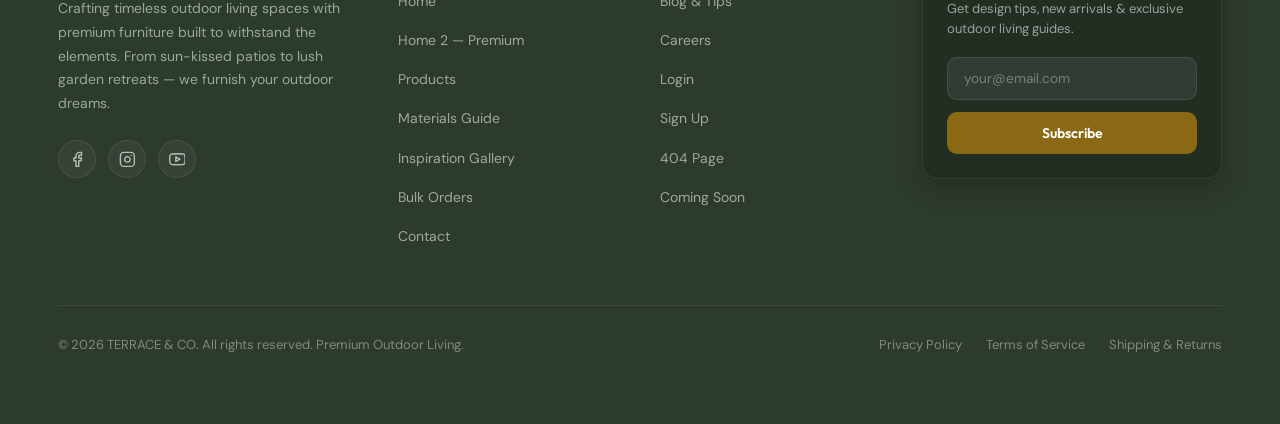
<file: materials.html>
<!DOCTYPE html>
<html lang="en" id="root-html">
<head>
    <meta charset="UTF-8">
    <meta name="viewport" content="width=device-width, initial-scale=1.0">
    <meta name="description" content="Complete guide to outdoor furniture materials — Teak, Aluminum, Rattan, and Wrought Iron. Compare durability, weather resistance, maintenance, and more.">
    <title>Materials Guide | Terrace & Co. — Outdoor Furniture & Patio Store</title>
    <link rel="icon" type="image/svg+xml" href="favicon.svg">
    <link rel="stylesheet" href="style.css">
</head>
<body>
<div id="main-nav"></div>

<section class="page-header">
    <div class="page-header-bg"><img src="assets/images/Untitled design (45).png" alt="Outdoor furniture materials showcase"></div>
    <div class="page-header-overlay"></div>
    <div class="container">
        <div class="breadcrumb"><a href="index.html">Home</a><span>/</span><span>Materials Guide</span></div>
        <h1>Materials Guide</h1>
        <p>Understanding materials is key to choosing furniture that lasts. Explore our comprehensive guide.</p>
    </div>
</section>

<!-- Teak -->
<section class="section">
    <div class="container">
        <div class="feature-split animate-on-scroll">
            <div class="feature-img"><img src="assets/images/material_teak.jpg" alt="Teak wood grain and craftsmanship close-up"></div>
            <div class="feature-content">
                <div class="section-label">Premium Material</div>
                <h2>Teak Wood</h2>
                <p style="margin-bottom:1rem;">The gold standard of outdoor furniture. Teak's natural oils make it exceptionally resistant to moisture, insects, and UV damage. Over decades, it develops a distinguished silver-grey patina.</p>
                <div class="feature-list">
                    <div class="feature-item"><div class="icon-box"><svg xmlns="http://www.w3.org/2000/svg" width="18" height="18" viewBox="0 0 24 24" fill="none" stroke="currentColor" stroke-width="2" stroke-linecap="round" stroke-linejoin="round"><path d="M12 22s8-4 8-10V5l-8-3-8 3v7c0 6 8 10 8 10z"/></svg></div><div><h4>Durability: Exceptional</h4><p>Lasts 50+ years with minimal care. Naturally rot and termite resistant.</p></div></div>
                    <div class="feature-item"><div class="icon-box"><svg xmlns="http://www.w3.org/2000/svg" width="18" height="18" viewBox="0 0 24 24" fill="none" stroke="currentColor" stroke-width="2" stroke-linecap="round" stroke-linejoin="round"><circle cx="12" cy="12" r="5"/><line x1="12" y1="1" x2="12" y2="3"/></svg></div><div><h4>Weather Resistance: Outstanding</h4><p>Natural oils repel water. Handles sun, rain, and humidity without warping.</p></div></div>
                    <div class="feature-item"><div class="icon-box"><svg xmlns="http://www.w3.org/2000/svg" width="18" height="18" viewBox="0 0 24 24" fill="none" stroke="currentColor" stroke-width="2" stroke-linecap="round" stroke-linejoin="round"><path d="M18.37 2.63L14 7l-1.59-1.59a2 2 0 0 0-2.82 0L8 7l9 9 1.59-1.59a2 2 0 0 0 0-2.82L17 10l4.37-4.37a2.12 2.12 0 1 0-3-3z"/><path d="M9 8c-2 3-4 3.5-7 4l8 10c2-1 6-5 6-7"/></svg></div><div><h4>Maintenance: Seasonal Oiling</h4><p>Apply teak oil 1–2 times a year to maintain golden tone, or leave untreated for a natural patina.</p></div></div>
                </div>
                <p style="margin-top:1rem;font-size:0.875rem;color:var(--text-muted);"><strong>Best for:</strong> Dining sets, garden benches, lounge chairs, side tables</p>
            </div>
        </div>
    </div>
</section>

<!-- Aluminum -->
<section class="section bg-surface">
    <div class="container">
        <div class="feature-split feature-split-reverse animate-on-scroll">
            <div class="feature-img"><img src="assets/images/material_aluminum.jpg" alt="Brushed aluminum furniture detail"></div>
            <div class="feature-content">
                <div class="section-label">Lightweight & Modern</div>
                <h2>Aluminum</h2>
                <p style="margin-bottom:1rem;">The modern choice for hassle-free outdoor living. Powder-coated aluminum is incredibly lightweight, completely rust-proof, and comes in virtually any color or finish.</p>
                <div class="feature-list">
                    <div class="feature-item"><div class="icon-box"><svg xmlns="http://www.w3.org/2000/svg" width="18" height="18" viewBox="0 0 24 24" fill="none" stroke="currentColor" stroke-width="2" stroke-linecap="round" stroke-linejoin="round"><path d="M12 22s8-4 8-10V5l-8-3-8 3v7c0 6 8 10 8 10z"/></svg></div><div><h4>Durability: Very High</h4><p>Won't rust, corrode, or degrade. Powder coating adds scratch resistance.</p></div></div>
                    <div class="feature-item"><div class="icon-box"><svg xmlns="http://www.w3.org/2000/svg" width="18" height="18" viewBox="0 0 24 24" fill="none" stroke="currentColor" stroke-width="2" stroke-linecap="round" stroke-linejoin="round"><polyline points="20 6 9 17 4 12"/></svg></div><div><h4>Maintenance: Almost Zero</h4><p>Wipe with soap and water occasionally. No oiling, sanding, or painting needed.</p></div></div>
                </div>
                <p style="margin-top:1rem;font-size:0.875rem;color:var(--text-muted);"><strong>Best for:</strong> Bistro sets, sun loungers, stacking chairs, bar furniture</p>
            </div>
        </div>
    </div>
</section>

<!-- Rattan -->
<section class="section">
    <div class="container">
        <div class="feature-split animate-on-scroll">
            <div class="feature-img"><img src="assets/images/material_rattan.jpg" alt="Woven rattan weave pattern close-up"></div>
            <div class="feature-content">
                <div class="section-label">Resort Style</div>
                <h2>Rattan (PE Wicker)</h2>
                <p style="margin-bottom:1rem;">Synthetic PE rattan captures the warm, organic aesthetic of natural wicker while offering superior weather resistance. UV-stabilized fibers prevent fading and cracking even in harsh tropical climates.</p>
                <div class="feature-list">
                    <div class="feature-item"><div class="icon-box"><svg xmlns="http://www.w3.org/2000/svg" width="18" height="18" viewBox="0 0 24 24" fill="none" stroke="currentColor" stroke-width="2" stroke-linecap="round" stroke-linejoin="round"><circle cx="12" cy="12" r="5"/><line x1="12" y1="1" x2="12" y2="3"/></svg></div><div><h4>UV Stabilized</h4><p>Won't crack, peel, or lose color under direct sunlight for years.</p></div></div>
                    <div class="feature-item"><div class="icon-box"><svg xmlns="http://www.w3.org/2000/svg" width="18" height="18" viewBox="0 0 24 24" fill="none" stroke="currentColor" stroke-width="2" stroke-linecap="round" stroke-linejoin="round"><polyline points="20 6 9 17 4 12"/></svg></div><div><h4>Easy to Clean</h4><p>Simply hose down or wipe with a damp cloth. Resistant to mold and mildew.</p></div></div>
                </div>
                <p style="margin-top:1rem;font-size:0.875rem;color:var(--text-muted);"><strong>Best for:</strong> Sofa sets, daybeds, egg chairs, dining sets, poolside furniture</p>
            </div>
        </div>
    </div>
</section>

<!-- Wrought Iron -->
<section class="section bg-surface">
    <div class="container">
        <div class="feature-split feature-split-reverse animate-on-scroll">
            <div class="feature-img"><img src="assets/images/material_wrought_iron.jpg" alt="Wrought iron scrollwork detail"></div>
            <div class="feature-content">
                <div class="section-label">Timeless Elegance</div>
                <h2>Wrought Iron</h2>
                <p style="margin-bottom:1rem;">The strongest and most ornate option. Wrought iron's weight means it stays put in wind, and its malleability allows for intricate, artistic designs that age gracefully.</p>
                <div class="feature-list">
                    <div class="feature-item"><div class="icon-box"><svg xmlns="http://www.w3.org/2000/svg" width="18" height="18" viewBox="0 0 24 24" fill="none" stroke="currentColor" stroke-width="2" stroke-linecap="round" stroke-linejoin="round"><path d="M12 22s8-4 8-10V5l-8-3-8 3v7c0 6 8 10 8 10z"/></svg></div><div><h4>Strength: Unmatched</h4><p>Heaviest and sturdiest of all outdoor materials. Wind-proof and impact-resistant.</p></div></div>
                    <div class="feature-item"><div class="icon-box"><svg xmlns="http://www.w3.org/2000/svg" width="18" height="18" viewBox="0 0 24 24" fill="none" stroke="currentColor" stroke-width="2" stroke-linecap="round" stroke-linejoin="round"><path d="M18.37 2.63L14 7l-1.59-1.59a2 2 0 0 0-2.82 0L8 7l9 9 1.59-1.59a2 2 0 0 0 0-2.82L17 10l4.37-4.37a2.12 2.12 0 1 0-3-3z"/><path d="M9 8c-2 3-4 3.5-7 4l8 10c2-1 6-5 6-7"/></svg></div><div><h4>Maintenance: Annual Touch-Up</h4><p>Requires annual rust check and touch-up paint. Use furniture covers in heavy rain seasons.</p></div></div>
                </div>
                <p style="margin-top:1rem;font-size:0.875rem;color:var(--text-muted);"><strong>Best for:</strong> Garden benches, bistro tables, arbors, decorative accents</p>
            </div>
        </div>
    </div>
</section>

<!-- ====== MATERIAL SAMPLE CTA (No Image) ====== -->
<section class="section">
    <div class="container">
        <div class="accent-cta-card animate-on-scroll">
            <div class="accent-cta-inner">
                <div class="section-label">Complimentary Swatch Kit</div>
                <h2>Can't Decide on the Right Material?</h2>
                <p class="lead">Feel the authentic textures, compare wood grains, and test water resistance in your own outdoor lighting before placing an order.</p>
                <div class="accent-cta-grid">
                    <div class="accent-cta-feature">
                        <div class="icon-box"><svg xmlns="http://www.w3.org/2000/svg" width="18" height="18" viewBox="0 0 24 24" fill="none" stroke="currentColor" stroke-width="2" stroke-linecap="round" stroke-linejoin="round"><rect x="3" y="3" width="7" height="7"/><rect x="14" y="3" width="7" height="7"/><rect x="14" y="14" width="7" height="7"/><rect x="3" y="14" width="7" height="7"/></svg></div>
                        <div>
                            <h4>12 Material Swatches</h4>
                            <p>Teak wood finishes, powder-coated aluminum, rattan weaves &amp; Sunbrella.</p>
                        </div>
                    </div>
                    <div class="accent-cta-feature">
                        <div class="icon-box"><svg xmlns="http://www.w3.org/2000/svg" width="18" height="18" viewBox="0 0 24 24" fill="none" stroke="currentColor" stroke-width="2" stroke-linecap="round" stroke-linejoin="round"><path d="M12 22s8-4 8-10V5l-8-3-8 3v7c0 6 8 10 8 10z"/></svg></div>
                        <div>
                            <h4>100% Free of Cost</h4>
                            <p>No deposit or credit card needed. Delivered straight to your home or office.</p>
                        </div>
                    </div>
                    <div class="accent-cta-feature">
                        <div class="icon-box"><svg xmlns="http://www.w3.org/2000/svg" width="18" height="18" viewBox="0 0 24 24" fill="none" stroke="currentColor" stroke-width="2" stroke-linecap="round" stroke-linejoin="round"><rect x="1" y="3" width="15" height="13"/><polygon points="16 8 20 8 23 11 23 16 16 16 16 8"/><circle cx="5.5" cy="18.5" r="2.5"/><circle cx="18.5" cy="18.5" r="2.5"/></svg></div>
                        <div>
                            <h4>48-Hour Dispatch</h4>
                            <p>Tracked express courier delivery across all major cities in India.</p>
                        </div>
                    </div>
                </div>
                <div class="accent-cta-actions">
                    <a href="contact.html" class="btn btn-primary btn-lg">Order Free Swatch Box</a>
                    <a href="contact.html" class="btn btn-outline btn-lg">Talk to a Specialist</a>
                </div>
                <div class="accent-cta-trust">
                    <span><svg xmlns="http://www.w3.org/2000/svg" width="14" height="14" viewBox="0 0 24 24" fill="none" stroke="currentColor" stroke-width="2.5" stroke-linecap="round" stroke-linejoin="round"><polyline points="20 6 9 17 4 12"/></svg> Zero Commitment</span>
                    <span><svg xmlns="http://www.w3.org/2000/svg" width="14" height="14" viewBox="0 0 24 24" fill="none" stroke="currentColor" stroke-width="2.5" stroke-linecap="round" stroke-linejoin="round"><polyline points="20 6 9 17 4 12"/></svg> Pan-India Express Delivery</span>
                    <span><svg xmlns="http://www.w3.org/2000/svg" width="14" height="14" viewBox="0 0 24 24" fill="none" stroke="currentColor" stroke-width="2.5" stroke-linecap="round" stroke-linejoin="round"><polyline points="20 6 9 17 4 12"/></svg> 100% Recyclable Packaging</span>
                </div>
            </div>
        </div>
    </div>
</section>

<button class="scroll-top-btn" id="scroll-top-btn" aria-label="Scroll to top"><svg xmlns="http://www.w3.org/2000/svg" width="18" height="18" viewBox="0 0 24 24" fill="none" stroke="currentColor" stroke-width="2" stroke-linecap="round" stroke-linejoin="round"><line x1="12" y1="19" x2="12" y2="5"/><polyline points="5 12 12 5 19 12"/></svg></button>
<div id="main-footer"></div>
<script src="components.js"></script>
</body>
</html>
</file>
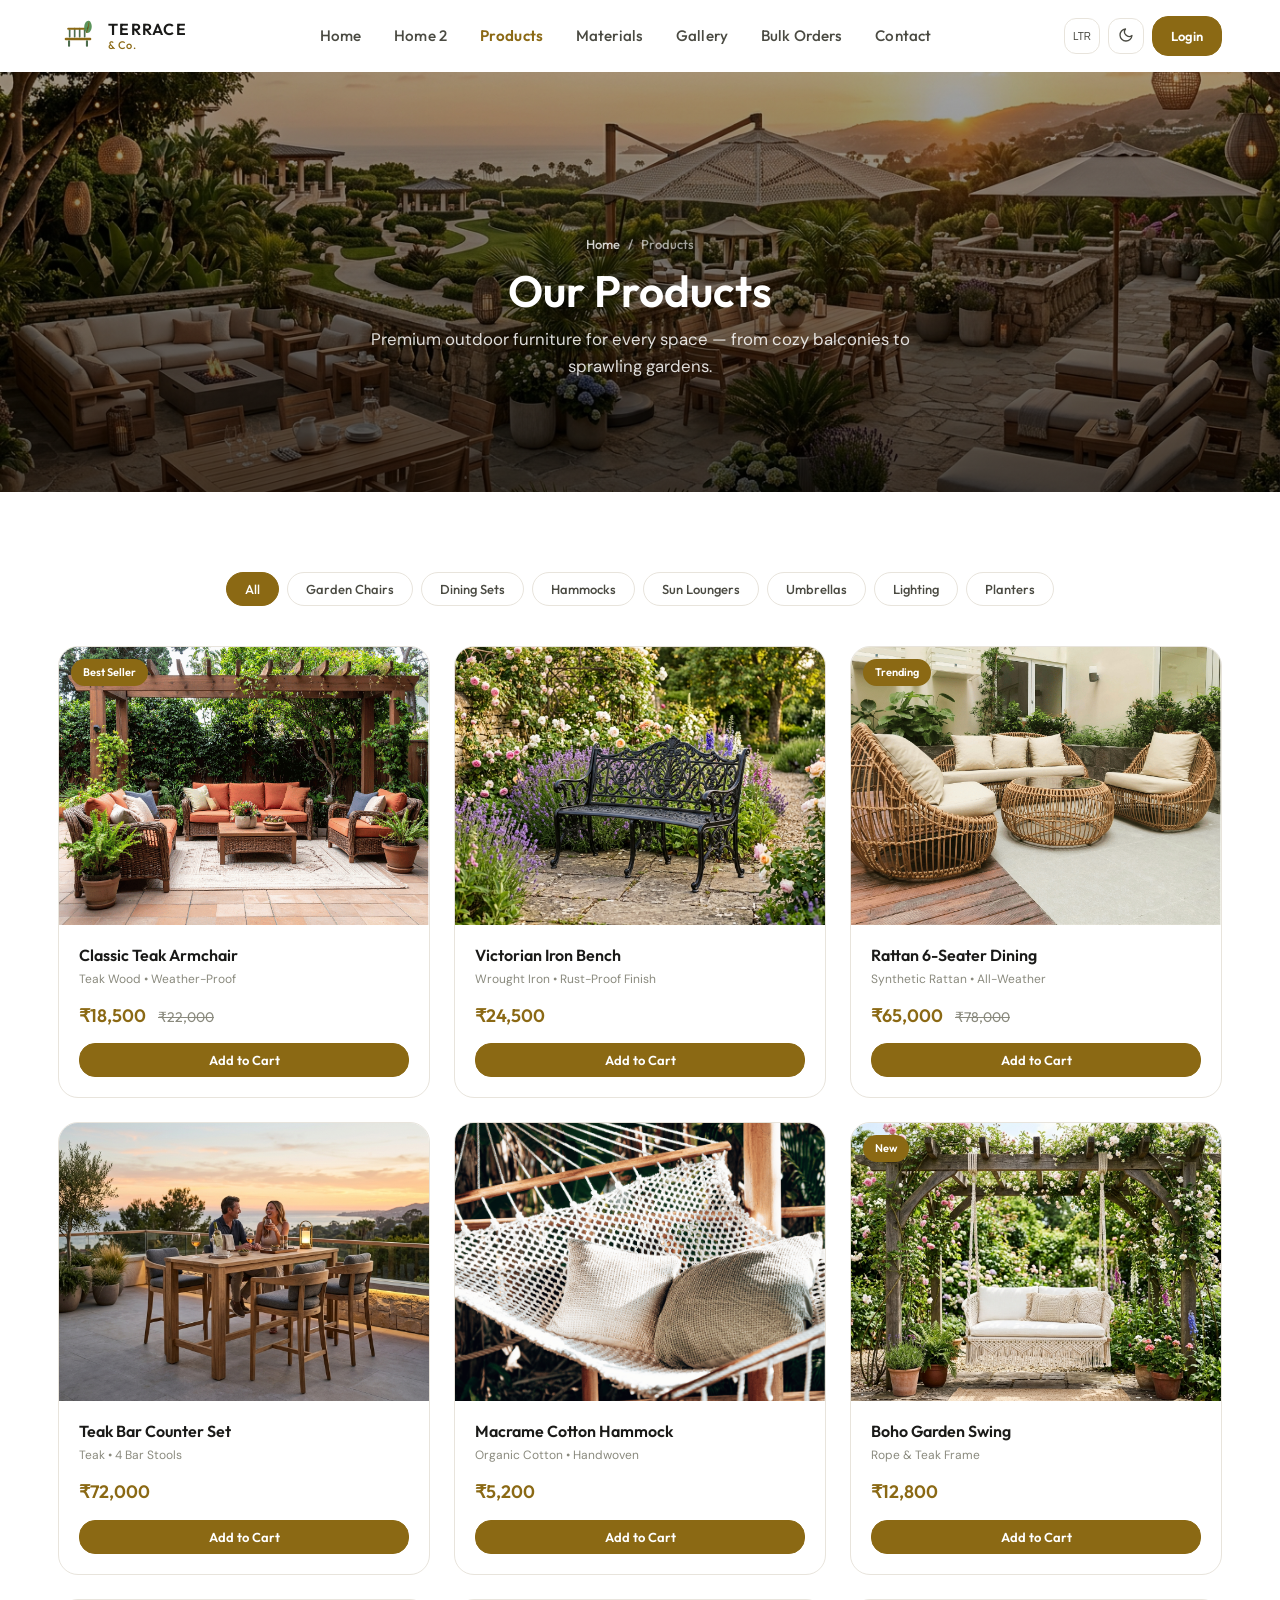
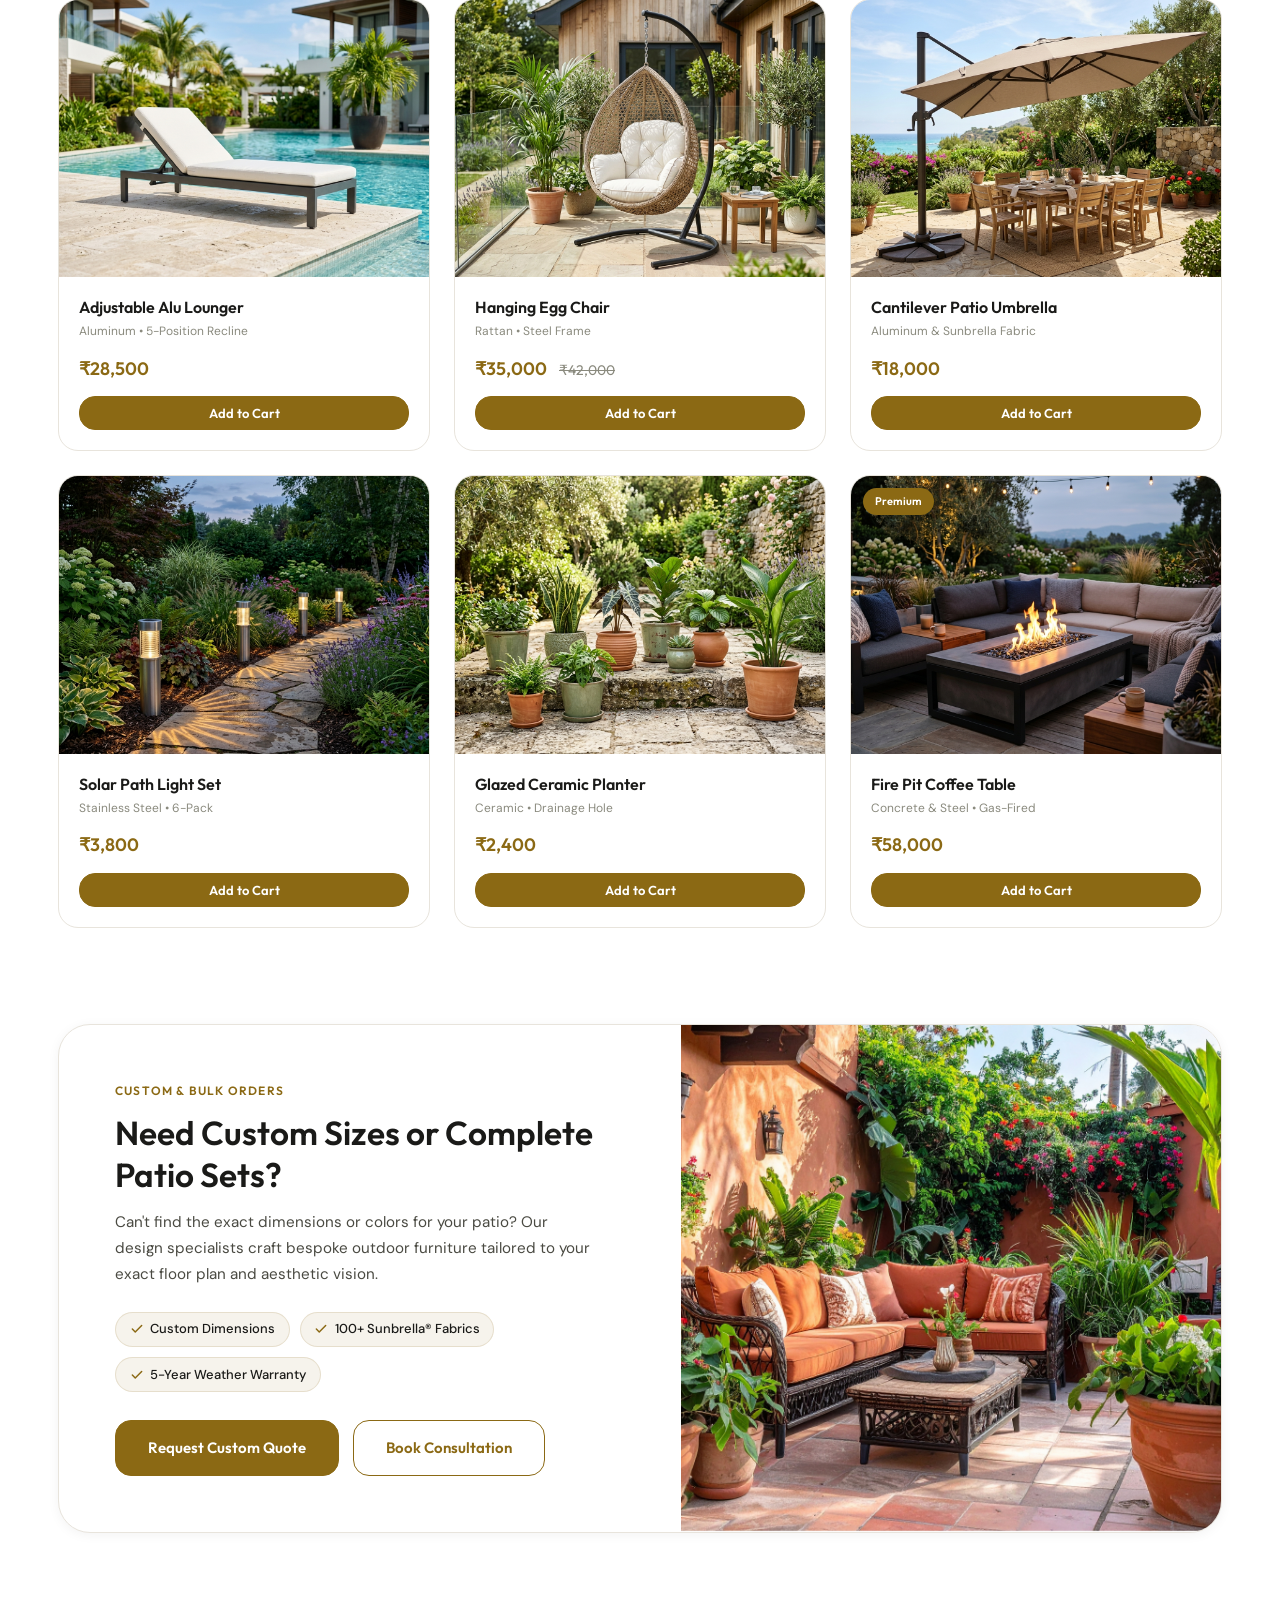
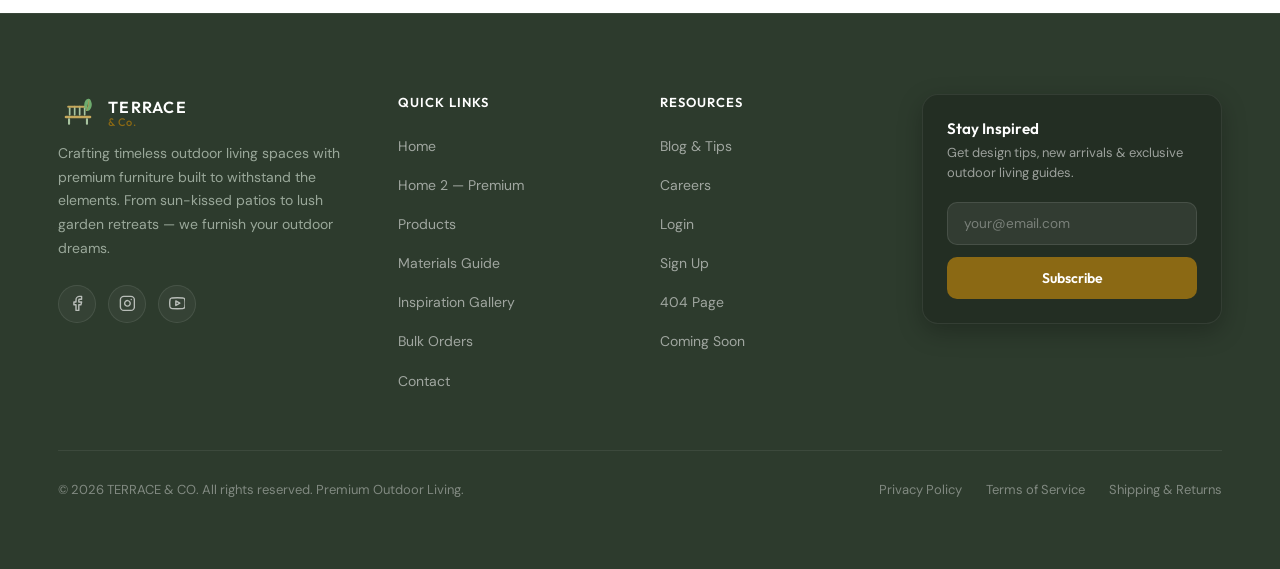
<file: products.html>
<!DOCTYPE html>
<html lang="en" id="root-html">
<head>
    <meta charset="UTF-8">
    <meta name="viewport" content="width=device-width, initial-scale=1.0">
    <meta name="description" content="Browse our full range of outdoor furniture — garden chairs, dining sets, hammocks, sun loungers, umbrellas, outdoor lighting, and planters from Terrace & Co.">
    <title>Products | Terrace & Co. — Outdoor Furniture & Patio Store</title>
    <link rel="icon" type="image/svg+xml" href="favicon.svg">
    <link rel="stylesheet" href="style.css">
</head>
<body>
<div id="main-nav"></div>

<!-- Page Header -->
<section class="page-header">
    <div class="page-header-bg"><img src="assets/images/page_header_products.jpg" alt="Outdoor furniture showroom display"></div>
    <div class="page-header-overlay"></div>
    <div class="container">
        <div class="breadcrumb"><a href="index.html">Home</a><span>/</span><span>Products</span></div>
        <h1>Our Products</h1>
        <p>Premium outdoor furniture for every space — from cozy balconies to sprawling gardens.</p>
    </div>
</section>

<!-- Filter & Products -->
<section class="section">
    <div class="container">
        <div class="filter-bar animate-on-scroll">
            <button class="filter-tab active" onclick="filterProducts('all', this)">All</button>
            <button class="filter-tab" onclick="filterProducts('chairs', this)">Garden Chairs</button>
            <button class="filter-tab" onclick="filterProducts('dining', this)">Dining Sets</button>
            <button class="filter-tab" onclick="filterProducts('hammocks', this)">Hammocks</button>
            <button class="filter-tab" onclick="filterProducts('loungers', this)">Sun Loungers</button>
            <button class="filter-tab" onclick="filterProducts('umbrellas', this)">Umbrellas</button>
            <button class="filter-tab" onclick="filterProducts('lighting', this)">Lighting</button>
            <button class="filter-tab" onclick="filterProducts('planters', this)">Planters</button>
        </div>

        <div class="product-grid animate-on-scroll">
            <!-- Garden Chairs -->
            <div class="product-card" data-category="chairs">
                <div class="product-card-img"><img src="assets/images/Untitled design (41).png" alt="Classic Teak Armchair"><span class="product-badge">Best Seller</span></div>
                <div class="product-card-body"><h3>Classic Teak Armchair</h3><p class="product-material">Teak Wood • Weather-Proof</p><div class="product-price">₹18,500 <span class="old-price">₹22,000</span></div><button class="btn btn-primary btn-sm w-full">Add to Cart</button></div>
            </div>
            <div class="product-card" data-category="chairs">
                <div class="product-card-img"><img src="assets/images/product_8.jpg" alt="Victorian Iron Bench"></div>
                <div class="product-card-body"><h3>Victorian Iron Bench</h3><p class="product-material">Wrought Iron • Rust-Proof Finish</p><div class="product-price">₹24,500</div><button class="btn btn-primary btn-sm w-full">Add to Cart</button></div>
            </div>
            <!-- Dining Sets -->
            <div class="product-card" data-category="dining">
                <div class="product-card-img"><img src="assets/images/Untitled design (40).png" alt="Rattan 6-Seater Dining Set"><span class="product-badge">Trending</span></div>
                <div class="product-card-body"><h3>Rattan 6-Seater Dining</h3><p class="product-material">Synthetic Rattan • All-Weather</p><div class="product-price">₹65,000 <span class="old-price">₹78,000</span></div><button class="btn btn-primary btn-sm w-full">Add to Cart</button></div>
            </div>
            <div class="product-card" data-category="dining">
                <div class="product-card-img"><img src="assets/images/product_10.jpg" alt="Outdoor Bar Set"></div>
                <div class="product-card-body"><h3>Teak Bar Counter Set</h3><p class="product-material">Teak • 4 Bar Stools</p><div class="product-price">₹72,000</div><button class="btn btn-primary btn-sm w-full">Add to Cart</button></div>
            </div>
            <!-- Hammocks -->
            <div class="product-card" data-category="hammocks">
                <div class="product-card-img"><img src="assets/images/Untitled design (38).png" alt="Macrame Cotton Hammock"></div>
                <div class="product-card-body"><h3>Macrame Cotton Hammock</h3><p class="product-material">Organic Cotton • Handwoven</p><div class="product-price">₹5,200</div><button class="btn btn-primary btn-sm w-full">Add to Cart</button></div>
            </div>
            <div class="product-card" data-category="hammocks">
                <div class="product-card-img"><img src="assets/images/product_11.jpg" alt="Garden Swing"><span class="product-badge">New</span></div>
                <div class="product-card-body"><h3>Boho Garden Swing</h3><p class="product-material">Rope & Teak Frame</p><div class="product-price">₹12,800</div><button class="btn btn-primary btn-sm w-full">Add to Cart</button></div>
            </div>
            <!-- Sun Loungers -->
            <div class="product-card" data-category="loungers">
                <div class="product-card-img"><img src="assets/images/product_4.jpg" alt="Aluminum Sun Lounger"></div>
                <div class="product-card-body"><h3>Adjustable Alu Lounger</h3><p class="product-material">Aluminum • 5-Position Recline</p><div class="product-price">₹28,500</div><button class="btn btn-primary btn-sm w-full">Add to Cart</button></div>
            </div>
            <div class="product-card" data-category="loungers">
                <div class="product-card-img"><img src="assets/images/product_9.jpg" alt="Rattan Egg Chair"></div>
                <div class="product-card-body"><h3>Hanging Egg Chair</h3><p class="product-material">Rattan • Steel Frame</p><div class="product-price">₹35,000 <span class="old-price">₹42,000</span></div><button class="btn btn-primary btn-sm w-full">Add to Cart</button></div>
            </div>
            <!-- Umbrellas -->
            <div class="product-card" data-category="umbrellas">
                <div class="product-card-img"><img src="assets/images/product_5.jpg" alt="Cantilever Umbrella"></div>
                <div class="product-card-body"><h3>Cantilever Patio Umbrella</h3><p class="product-material">Aluminum & Sunbrella Fabric</p><div class="product-price">₹18,000</div><button class="btn btn-primary btn-sm w-full">Add to Cart</button></div>
            </div>
            <!-- Lighting -->
            <div class="product-card" data-category="lighting">
                <div class="product-card-img"><img src="assets/images/product_6.jpg" alt="Solar Path Lights"></div>
                <div class="product-card-body"><h3>Solar Path Light Set</h3><p class="product-material">Stainless Steel • 6-Pack</p><div class="product-price">₹3,800</div><button class="btn btn-primary btn-sm w-full">Add to Cart</button></div>
            </div>
            <!-- Planters -->
            <div class="product-card" data-category="planters">
                <div class="product-card-img"><img src="assets/images/product_7.jpg" alt="Ceramic Planter"></div>
                <div class="product-card-body"><h3>Glazed Ceramic Planter</h3><p class="product-material">Ceramic • Drainage Hole</p><div class="product-price">₹2,400</div><button class="btn btn-primary btn-sm w-full">Add to Cart</button></div>
            </div>
            <div class="product-card" data-category="planters">
                <div class="product-card-img"><img src="assets/images/product_12.jpg" alt="Fire Pit Coffee Table"><span class="product-badge">Premium</span></div>
                <div class="product-card-body"><h3>Fire Pit Coffee Table</h3><p class="product-material">Concrete & Steel • Gas-Fired</p><div class="product-price">₹58,000</div><button class="btn btn-primary btn-sm w-full">Add to Cart</button></div>
            </div>
        </div>
    </div>
</section>

<!-- ====== CUSTOM ORDER CTA ====== -->
<section class="section" style="padding-top:1rem;padding-bottom:5rem;">
    <div class="container">
        <div class="split-cta-card animate-on-scroll">
            <div class="split-cta-content">
                <div class="section-label">Custom &amp; Bulk Orders</div>
                <h2>Need Custom Sizes or Complete Patio Sets?</h2>
                <p>Can't find the exact dimensions or colors for your patio? Our design specialists craft bespoke outdoor furniture tailored to your exact floor plan and aesthetic vision.</p>
                <div class="split-cta-features">
                    <span class="split-cta-pill"><svg xmlns="http://www.w3.org/2000/svg" width="14" height="14" viewBox="0 0 24 24" fill="none" stroke="currentColor" stroke-width="2.5" stroke-linecap="round" stroke-linejoin="round"><polyline points="20 6 9 17 4 12"/></svg> Custom Dimensions</span>
                    <span class="split-cta-pill"><svg xmlns="http://www.w3.org/2000/svg" width="14" height="14" viewBox="0 0 24 24" fill="none" stroke="currentColor" stroke-width="2.5" stroke-linecap="round" stroke-linejoin="round"><polyline points="20 6 9 17 4 12"/></svg> 100+ Sunbrella® Fabrics</span>
                    <span class="split-cta-pill"><svg xmlns="http://www.w3.org/2000/svg" width="14" height="14" viewBox="0 0 24 24" fill="none" stroke="currentColor" stroke-width="2.5" stroke-linecap="round" stroke-linejoin="round"><polyline points="20 6 9 17 4 12"/></svg> 5-Year Weather Warranty</span>
                </div>
                <div class="split-cta-actions">
                    <a href="bulk-orders.html" class="btn btn-primary btn-lg">Request Custom Quote</a>
                    <a href="contact.html" class="btn btn-outline btn-lg">Book Consultation</a>
                </div>
            </div>
            <div class="split-cta-img">
                <img src="assets/images/Untitled design (43).png" alt="Luxury patio furniture custom arrangement">
            </div>
        </div>
    </div>
</section>

<button class="scroll-top-btn" id="scroll-top-btn" aria-label="Scroll to top"><svg xmlns="http://www.w3.org/2000/svg" width="18" height="18" viewBox="0 0 24 24" fill="none" stroke="currentColor" stroke-width="2" stroke-linecap="round" stroke-linejoin="round"><line x1="12" y1="19" x2="12" y2="5"/><polyline points="5 12 12 5 19 12"/></svg></button>
<div id="main-footer"></div>
<script src="components.js"></script>
</body>
</html>
</file>
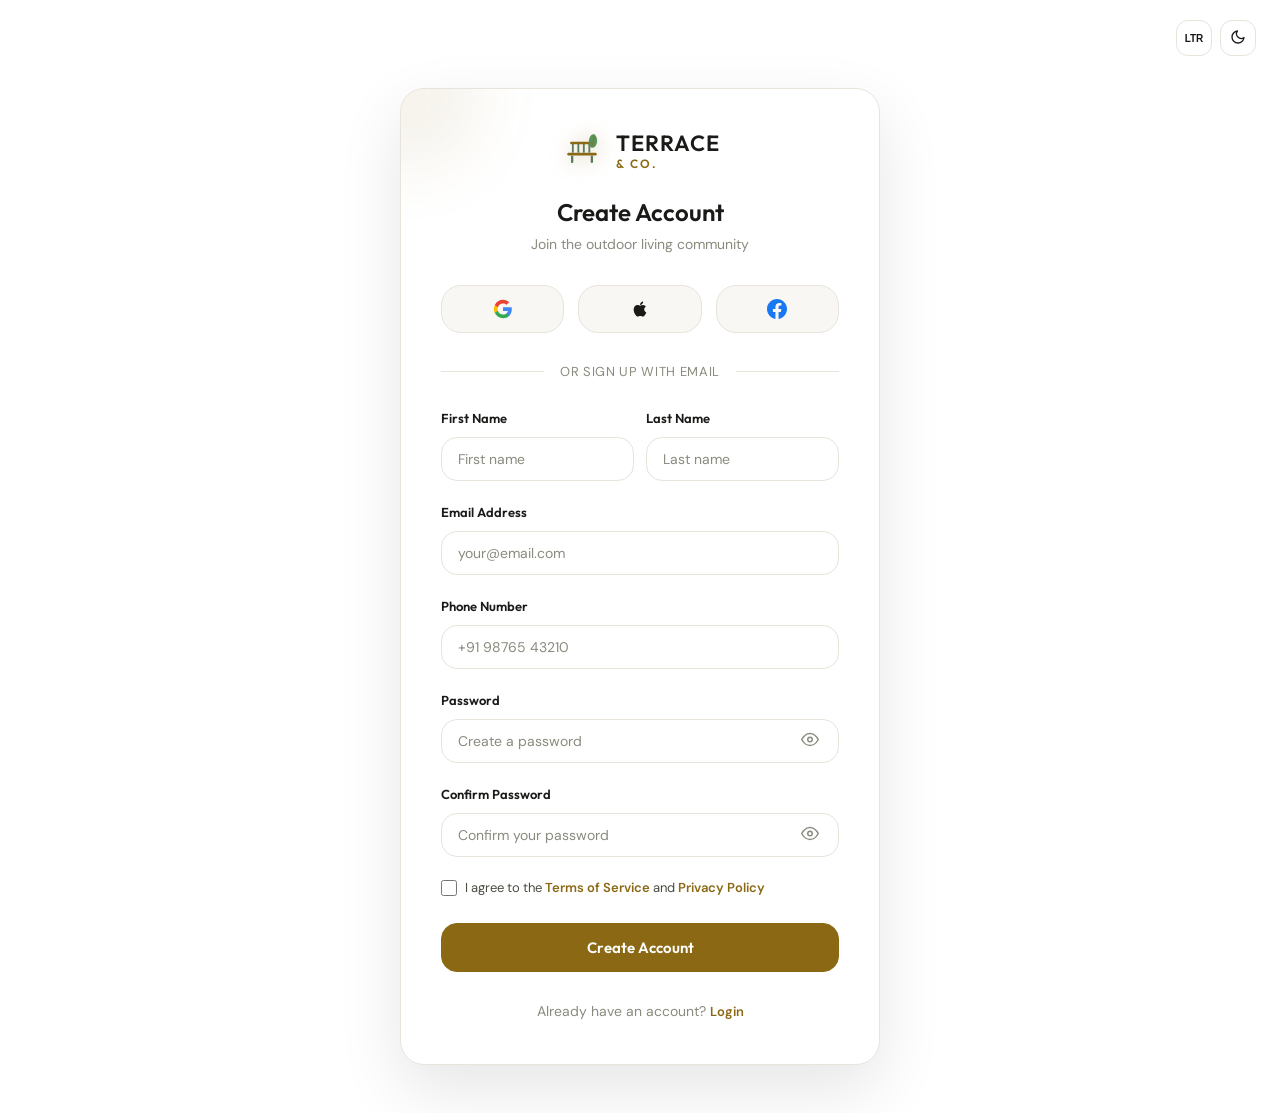
<file: signup.html>
<!DOCTYPE html>
<html lang="en" id="root-html">
<head>
    <meta charset="UTF-8">
    <meta name="viewport" content="width=device-width, initial-scale=1.0">
    <meta name="description" content="Create your Terrace & Co. account to unlock exclusive patio designs, order tracking, and member trade benefits.">
    <title>Sign Up | Terrace & Co. — Luxury Outdoor Furniture</title>
    <link rel="icon" type="image/svg+xml" href="favicon.svg">
    <link rel="stylesheet" href="style.css">
</head>
<body class="auth-page">

<!-- Top Bar -->
<div class="auth-topbar">
    <button onclick="toggleDir()" class="auth-toggle-btn" title="Toggle Direction" aria-label="Toggle text direction">
        <span class="dir-label" style="font-size:0.625rem;font-weight:700;">LTR</span>
    </button>
    <button onclick="toggleTheme()" class="auth-toggle-btn" title="Toggle Theme" aria-label="Toggle dark mode">
        <span class="theme-icon-wrap"><svg xmlns="http://www.w3.org/2000/svg" width="16" height="16" viewBox="0 0 24 24" fill="none" stroke="currentColor" stroke-width="2" stroke-linecap="round" stroke-linejoin="round"><path d="M21 12.79A9 9 0 1 1 11.21 3 7 7 0 0 0 21 12.79z"/></svg></span>
    </button>
</div>

<!-- Card -->
<main style="flex:1;display:flex;align-items:center;justify-content:center;padding:1.5rem 1rem 3rem;">
    <div class="auth-card" style="max-width:480px;">
        <!-- Decorative orb -->
        <div style="position:absolute;top:-60px;left:-60px;width:140px;height:140px;background:rgba(139,105,20,0.08);border-radius:50%;filter:blur(30px);pointer-events:none;"></div>

        <!-- Logo -->
        <a href="index.html" class="auth-logo" aria-label="Terrace & Co. Home">
            <img src="logo.svg" alt="Terrace & Co. Logo" width="48" height="48" />
            <div class="auth-logo-text">
                <span class="brand-top">TERRACE</span>
                <span class="brand-bottom">& Co.</span>
            </div>
        </a>

        <!-- Header -->
        <div style="text-align:center;margin-bottom:1.75rem;">
            <h1 style="font-size:1.5rem;margin-bottom:0.375rem;">Create Account</h1>
            <p style="font-size:0.875rem;color:var(--text-muted);">Join the outdoor living community</p>
        </div>

        <!-- Social Signup -->
        <div class="social-login-grid">
            <button class="social-btn" title="Sign up with Google">
                <svg width="20" height="20" viewBox="0 0 24 24"><path d="M22.56 12.25c0-.78-.07-1.53-.2-2.25H12v4.26h5.92a5.06 5.06 0 01-2.2 3.32v2.77h3.57c2.08-1.92 3.28-4.74 3.28-8.1z" fill="#4285F4"/><path d="M12 23c2.97 0 5.46-.98 7.28-2.66l-3.57-2.77c-.98.66-2.23 1.06-3.71 1.06-2.86 0-5.29-1.93-6.16-4.53H2.18v2.84C3.99 20.53 7.7 23 12 23z" fill="#34A853"/><path d="M5.84 14.09c-.22-.66-.35-1.36-.35-2.09s.13-1.43.35-2.09V7.07H2.18C1.43 8.55 1 10.22 1 12s.43 3.45 1.18 4.93l2.85-2.22.81-.62z" fill="#FBBC05"/><path d="M12 5.38c1.62 0 3.06.56 4.21 1.64l3.15-3.15C17.45 2.09 14.97 1 12 1 7.7 1 3.99 3.47 2.18 7.07l3.66 2.84c.87-2.6 3.3-4.53 6.16-4.53z" fill="#EA4335"/></svg>
            </button>
            <button class="social-btn" title="Sign up with Apple">
                <svg width="20" height="20" viewBox="0 0 24 24" fill="currentColor"><path d="M17.05 20.28c-.98.95-2.05.88-3.08.4-1.09-.5-2.08-.48-3.24 0-1.44.62-2.2.44-3.06-.4C2.79 15.25 3.51 7.59 9.05 7.31c1.35.07 2.29.74 3.08.8 1.18-.24 2.31-.93 3.57-.84 1.51.12 2.65.72 3.4 1.8-3.12 1.87-2.38 5.98.48 7.13-.57 1.5-1.31 2.99-2.54 4.09zM12.03 7.25c-.15-2.23 1.66-4.07 3.74-4.25.29 2.58-2.34 4.5-3.74 4.25z"/></svg>
            </button>
            <button class="social-btn" title="Sign up with Facebook">
                <svg width="20" height="20" viewBox="0 0 24 24" fill="#1877F2"><path d="M24 12.073c0-6.627-5.373-12-12-12s-12 5.373-12 12c0 5.99 4.388 10.954 10.125 11.854v-8.385H7.078v-3.47h3.047V9.43c0-3.007 1.792-4.669 4.533-4.669 1.312 0 2.686.235 2.686.235v2.953H15.83c-1.491 0-1.956.925-1.956 1.874v2.25h3.328l-.532 3.47h-2.796v8.385C19.612 23.027 24 18.062 24 12.073z"/></svg>
            </button>
        </div>

        <!-- Divider -->
        <div class="divider">or sign up with email</div>

        <!-- Form -->
        <form onsubmit="event.preventDefault(); alert('Account created successfully!'); window.location.href='login.html';" id="signup-form">
            <div style="display:grid;grid-template-columns:1fr 1fr;gap:0.75rem;">
                <div class="form-group">
                    <label class="form-label" for="signup-fname">First Name</label>
                    <input type="text" id="signup-fname" class="form-input" placeholder="First name" required>
                </div>
                <div class="form-group">
                    <label class="form-label" for="signup-lname">Last Name</label>
                    <input type="text" id="signup-lname" class="form-input" placeholder="Last name" required>
                </div>
            </div>
            <div class="form-group">
                <label class="form-label" for="signup-email">Email Address</label>
                <input type="email" id="signup-email" class="form-input" placeholder="your@email.com" required>
            </div>
            <div class="form-group">
                <label class="form-label" for="signup-phone">Phone Number</label>
                <input type="tel" id="signup-phone" class="form-input" placeholder="+91 98765 43210" required>
            </div>
            <div class="form-group">
                <label class="form-label" for="signup-password">Password</label>
                <div class="password-wrapper">
                    <input type="password" id="signup-password" class="form-input" placeholder="Create a password" required minlength="8">
                    <button type="button" class="password-toggle" onclick="togglePasswordVisibility('signup-password', this)" aria-label="Toggle password visibility">
                        <span class="pw-icon"><svg xmlns="http://www.w3.org/2000/svg" width="18" height="18" viewBox="0 0 24 24" fill="none" stroke="currentColor" stroke-width="2" stroke-linecap="round" stroke-linejoin="round"><path d="M1 12s4-8 11-8 11 8 11 8-4 8-11 8-11-8-11-8z"/><circle cx="12" cy="12" r="3"/></svg></span>
                    </button>
                </div>
            </div>
            <div class="form-group">
                <label class="form-label" for="signup-confirm">Confirm Password</label>
                <div class="password-wrapper">
                    <input type="password" id="signup-confirm" class="form-input" placeholder="Confirm your password" required minlength="8">
                    <button type="button" class="password-toggle" onclick="togglePasswordVisibility('signup-confirm', this)" aria-label="Toggle password visibility">
                        <span class="pw-icon"><svg xmlns="http://www.w3.org/2000/svg" width="18" height="18" viewBox="0 0 24 24" fill="none" stroke="currentColor" stroke-width="2" stroke-linecap="round" stroke-linejoin="round"><path d="M1 12s4-8 11-8 11 8 11 8-4 8-11 8-11-8-11-8z"/><circle cx="12" cy="12" r="3"/></svg></span>
                    </button>
                </div>
            </div>
            <div class="checkbox-wrapper" style="margin-bottom:1.5rem;">
                <input type="checkbox" id="terms" required>
                <label for="terms">I agree to the <a href="#" class="link-primary">Terms of Service</a> and <a href="#" class="link-primary">Privacy Policy</a></label>
            </div>
            <button type="submit" class="btn btn-primary w-full btn-lg">Create Account</button>
        </form>

        <!-- Footer link -->
        <p style="text-align:center;margin-top:1.75rem;font-size:0.875rem;color:var(--text-muted);">
            Already have an account? <a href="login.html" class="link-primary">Login</a>
        </p>
    </div>
</main>

<script src="components.js"></script>
<script>
    document.addEventListener('DOMContentLoaded', function() {
        initAuthPage();
    });
</script>
</body>
</html>
</file>
<file: style.css>
/* ===== OUTDOOR FURNITURE & PATIO STORE — DESIGN SYSTEM ===== */

/* --- Google Fonts --- */
@import url('https://fonts.googleapis.com/css2?family=Outfit:wght@400;500;600;700&family=DM+Sans:wght@400;500;600&display=swap');

/* --- CSS Custom Properties --- */
:root {
    color-scheme: light;
    --primary: #8B6914;
    --primary-hover: #725610;
    --primary-light: #FFF8ED;
    --primary-glow: rgba(139, 105, 20, 0.28);
    --primary-subtle: rgba(139, 105, 20, 0.08);
    --secondary: #2D3B2D;
    --secondary-hover: #3D4F3D;
    --secondary-light: #F0F4F0;

    --text-heading: #1A1A18;
    --text-body: #4A4A42;
    --text-muted: #8A8A7E;
    --bg-body: #FFFFFF;
    --bg-surface: #F9F7F3;
    --bg-card: #FFFFFF;
    --border-default: #E8E4DC;
    --border-light: #F2EFE8;
    --shadow-sm: 0 1px 3px rgba(0,0,0,0.04);
    --shadow-md: 0 4px 16px rgba(0,0,0,0.06);
    --shadow-lg: 0 12px 40px rgba(0,0,0,0.08);
    --shadow-xl: 0 24px 64px rgba(0,0,0,0.10);
    --shadow-card: 0 2px 12px rgba(0,0,0,0.05);
    --shadow-card-hover: 0 12px 36px rgba(139,105,20,0.12), 0 4px 12px rgba(0,0,0,0.06);
    --shadow-glow: 0 0 40px rgba(139,105,20,0.16);

    --font-heading: 'Outfit', sans-serif;
    --font-body: 'DM Sans', sans-serif;
    --radius-sm: 0.5rem;
    --radius-md: 0.75rem;
    --radius-lg: 1rem;
    --radius-xl: 1.25rem;
    --radius-2xl: 1.5rem;
    --radius-3xl: 2rem;
    --radius-full: 9999px;
    --transition-fast: all 0.2s cubic-bezier(0.4, 0, 0.2, 1);
    --transition-smooth: all 0.35s cubic-bezier(0.4, 0, 0.2, 1);
    --transition-premium: all 0.5s cubic-bezier(0.16, 1, 0.3, 1);

    /* --- Consistent Hero Heights --- */
    --hero-inner-height: 420px;
    --hero-home-height: 85vh;
    --hero-home-min: 540px;
    --hero-home-max: 800px;
}

/* --- Dark Mode --- */
.dark {
    color-scheme: dark;
    --primary-light: rgba(139, 105, 20, 0.12);
    --secondary-light: rgba(45, 59, 45, 0.2);
    --text-heading: #F2F0EB;
    --text-body: #A8A89E;
    --text-muted: #6E6E64;
    --bg-body: #0F1210;
    --bg-surface: #181D19;
    --bg-card: #1E2520;
    --border-default: #2E352E;
    --border-light: #242B24;
    --shadow-sm: 0 1px 3px rgba(0,0,0,0.2);
    --shadow-md: 0 4px 16px rgba(0,0,0,0.3);
    --shadow-lg: 0 12px 40px rgba(0,0,0,0.4);
    --shadow-xl: 0 24px 64px rgba(0,0,0,0.5);
    --shadow-card: 0 2px 12px rgba(0,0,0,0.2);
    --shadow-card-hover: 0 12px 36px rgba(139,105,20,0.16), 0 4px 12px rgba(0,0,0,0.3);
}

/* --- Base Reset --- */
*, *::before, *::after {
    margin: 0;
    padding: 0;
    box-sizing: border-box;
}

html {
    scroll-behavior: smooth;
    -webkit-font-smoothing: antialiased;
    -moz-osx-font-smoothing: grayscale;
    overflow-x: clip;
}

body {
    font-family: var(--font-body);
    font-weight: 400;
    color: var(--text-body);
    background-color: var(--bg-body);
    line-height: 1.7;
    transition: background-color 0.3s ease, color 0.3s ease;
    overflow-x: clip;
}

img {
    max-width: 100%;
    height: auto;
    display: block;
}

a {
    text-decoration: none;
    color: inherit;
    transition: var(--transition-fast);
}

ul, ol {
    list-style: none;
}

/* --- Typography --- */
h1, h2, h3, h4, h5, h6 {
    font-family: var(--font-heading);
    font-weight: 600;
    color: var(--text-heading);
    line-height: 1.25;
}

h1 { font-size: clamp(2rem, 5vw, 3.25rem); }
h2 { font-size: clamp(1.625rem, 4vw, 2.5rem); }
h3 { font-size: clamp(1.25rem, 3vw, 1.625rem); }
h4 { font-size: 1.125rem; }

p {
    font-weight: 400;
    line-height: 1.7;
    color: var(--text-body);
}

strong, b {
    font-weight: 600;
}

.text-muted { color: var(--text-muted); }

/* --- Layout --- */
.container {
    width: 100%;
    max-width: 1260px;
    margin: 0 auto;
    padding: 0 clamp(1.25rem, 4vw, 3rem);
}

.section {
    padding: 5rem 0;
}

.section-sm {
    padding: 3.5rem 0;
}

.section-header {
    text-align: center;
    max-width: 640px;
    margin: 0 auto 3.5rem auto;
}

.section-header h2 {
    margin-bottom: 1rem;
}

.section-header p {
    font-size: 1.05rem;
    color: var(--text-muted);
}

.section-label {
    display: inline-flex;
    align-items: center;
    font-family: var(--font-heading);
    font-size: 0.75rem;
    font-weight: 600;
    text-transform: uppercase;
    letter-spacing: 0.1em;
    color: var(--primary);
    margin-bottom: 0.75rem;
}

.section-label svg {
    display: none !important;
}

.text-center { text-align: center; }

/* --- Grid System --- */
.grid {
    display: grid;
    gap: 1.5rem;
}
.grid-2 { grid-template-columns: repeat(2, 1fr); }
.grid-3 { grid-template-columns: repeat(3, 1fr); }
.grid-4 { grid-template-columns: repeat(4, 1fr); }

@media (max-width: 1024px) {
    .grid-4 { grid-template-columns: repeat(2, 1fr); }
    .grid-3 { grid-template-columns: repeat(2, 1fr); }
}

@media (max-width: 768px) {
    .grid-4 { grid-template-columns: 1fr; }
    .grid-3 { grid-template-columns: 1fr; }
    .grid-2 { grid-template-columns: 1fr; }
}

/* --- Buttons --- */
.btn {
    display: inline-flex;
    align-items: center;
    justify-content: center;
    gap: 0.5rem;
    font-family: var(--font-heading);
    font-weight: 600;
    font-size: 0.875rem;
    padding: 0.6875rem 1.5rem;
    border-radius: var(--radius-lg);
    border: 1.5px solid transparent;
    cursor: pointer;
    transition: var(--transition-fast);
    white-space: nowrap;
    text-align: center;
}

.btn-primary {
    background: var(--primary);
    color: #fff;
    border-color: var(--primary);
}
.btn-primary:hover {
    background: var(--primary-hover);
    border-color: var(--primary-hover);
    box-shadow: 0 6px 20px var(--primary-glow);
    transform: translateY(-1px);
}

.btn-secondary {
    background: var(--secondary);
    color: #fff;
    border-color: var(--secondary);
}
.btn-secondary:hover {
    background: var(--secondary-hover);
    border-color: var(--secondary-hover);
    transform: translateY(-1px);
}

.btn-outline {
    background: transparent;
    color: var(--primary);
    border-color: var(--primary);
}
.btn-outline:hover {
    background: var(--primary);
    color: #fff;
    transform: translateY(-1px);
}

.btn-ghost {
    background: transparent;
    color: var(--text-heading);
    border-color: var(--border-default);
}
.btn-ghost:hover {
    border-color: var(--primary);
    color: var(--primary);
}

.btn-sm {
    font-size: 0.8125rem;
    padding: 0.5rem 1.125rem;
}

.btn-lg {
    font-size: 0.9375rem;
    padding: 0.875rem 2rem;
}

.w-full { width: 100%; }

/* --- Cards --- */
.card {
    background: var(--bg-card);
    border: 1px solid var(--border-default);
    border-radius: var(--radius-xl);
    padding: 1.75rem;
    box-shadow: var(--shadow-card);
    transition: var(--transition-smooth);
}

.card:hover {
    box-shadow: var(--shadow-card-hover);
    transform: translateY(-3px);
}

.card-flat {
    background: var(--bg-card);
    border: 1px solid var(--border-default);
    border-radius: var(--radius-xl);
    padding: 1.75rem;
    transition: var(--transition-fast);
}

/* --- Icon Box --- */
.icon-box {
    display: inline-flex;
    align-items: center;
    justify-content: center;
    width: 2.75rem;
    height: 2.75rem;
    border-radius: var(--radius-lg);
    background: var(--primary-light);
    color: var(--primary);
    flex-shrink: 0;
}

.icon-box-lg {
    width: 3.5rem;
    height: 3.5rem;
    border-radius: var(--radius-xl);
}

.icon-box-secondary {
    background: var(--secondary-light);
    color: var(--secondary);
}

.dark .icon-box {
    background: rgba(139, 105, 20, 0.12);
}
.dark .icon-box-secondary {
    background: rgba(45, 59, 45, 0.2);
}

/* ===== NAVBAR ===== */
.navbar {
    position: fixed;
    top: 0;
    left: 0;
    right: 0;
    z-index: 1000;
    background: rgba(255, 255, 255, 0.85);
    backdrop-filter: blur(16px);
    -webkit-backdrop-filter: blur(16px);
    border-bottom: 1px solid transparent;
    transition: var(--transition-smooth);
    height: 72px;
}

.dark .navbar {
    background: rgba(15, 18, 16, 0.88);
}

.navbar.scrolled {
    border-bottom-color: var(--border-default);
    box-shadow: var(--shadow-sm);
}

.nav-inner {
    display: flex;
    align-items: center;
    justify-content: space-between;
    max-width: 1260px;
    margin: 0 auto;
    padding: 0 clamp(1.25rem, 4vw, 3rem);
    height: 72px;
    gap: 1rem;
}

.nav-logo {
    display: flex;
    align-items: center;
    gap: 0.625rem;
    flex-shrink: 0;
}

.nav-logo-img {
    transition: var(--transition-fast);
}

.logo-accent-slat {
    fill: #4E6E4E;
    transition: fill var(--transition-fast);
}

.logo-accent-leaf {
    fill: #528E52;
    transition: fill var(--transition-fast);
}

.dark .nav-logo .logo-accent-slat,
.dark .auth-logo .logo-accent-slat {
    fill: #82A77A;
}

.dark .nav-logo .logo-accent-leaf,
.dark .auth-logo .logo-accent-leaf {
    fill: #6AA86A;
}

.footer .nav-logo .logo-accent-slat {
    fill: #A8C4A0;
}

.footer .nav-logo .logo-accent-leaf {
    fill: #72B272;
}

.footer .nav-logo .logo-seat,
.footer .nav-logo .logo-rail {
    fill: #C5A85C;
}

.footer .nav-logo .logo-leaf-vein {
    stroke: #C5A85C;
}

.nav-logo:hover .nav-logo-img {
    transform: scale(1.05);
}

.nav-logo-text {
    display: flex;
    flex-direction: column;
    line-height: 1.1;
}

.brand-top {
    font-family: var(--font-heading);
    font-weight: 600;
    font-size: 1rem;
    color: var(--text-heading);
    letter-spacing: 0.08em;
}

.brand-bottom {
    font-family: var(--font-heading);
    font-weight: 500;
    font-size: 0.6875rem;
    color: var(--primary);
    letter-spacing: 0.04em;
}

.nav-links {
    display: flex;
    align-items: center;
    gap: 0.35rem;
    flex-shrink: 1;
}

.nav-link {
    display: inline-flex;
    align-items: center;
    justify-content: center;
    font-family: var(--font-heading);
    font-size: 0.95rem;
    font-weight: 500;
    color: var(--text-body);
    padding: 0.5rem 0.85rem;
    border-radius: var(--radius-md);
    transition: var(--transition-fast);
    letter-spacing: 0.01em;
    white-space: nowrap;
    line-height: 1.2;
}

.nav-link:hover {
    color: var(--primary);
    background: var(--primary-subtle);
}

.nav-link.active {
    color: var(--primary);
    font-weight: 600;
}

.nav-actions {
    display: flex;
    align-items: center;
    gap: 0.5rem;
    flex-shrink: 0;
}

.nav-icon-btn {
    display: inline-flex;
    align-items: center;
    justify-content: center;
    width: 2.25rem;
    height: 2.25rem;
    border: 1px solid var(--border-default);
    border-radius: var(--radius-md);
    background: transparent;
    color: var(--text-body);
    cursor: pointer;
    transition: var(--transition-fast);
    flex-shrink: 0;
}

.nav-icon-btn:hover {
    border-color: var(--primary);
    color: var(--primary);
    background: var(--primary-subtle);
}

.mobile-menu-btn {
    display: none;
    align-items: center;
    justify-content: center;
    width: 2.25rem;
    height: 2.25rem;
    border: 1px solid var(--border-default);
    border-radius: var(--radius-md);
    background: transparent;
    color: var(--text-body);
    cursor: pointer;
    transition: var(--transition-fast);
}

.navbar-spacer {
    height: 72px;
}

/* Mobile Menu Button */
.mobile-menu-btn {
    display: none;
    width: 38px;
    height: 38px;
    min-width: 38px;
    border-radius: var(--radius-sm);
    background: transparent;
    border: 1px solid var(--border-default);
    color: var(--text-body);
    cursor: pointer;
    align-items: center;
    justify-content: center;
    transition: all var(--transition-fast);
    flex-shrink: 0;
}

.mobile-menu-btn:hover {
    background: var(--bg-surface);
    color: var(--primary);
}

/* Mobile Backdrop */
.mobile-backdrop {
    display: none;
    position: fixed;
    inset: 0;
    background: rgba(0, 0, 0, 0.6);
    backdrop-filter: blur(6px);
    -webkit-backdrop-filter: blur(6px);
    z-index: 890;
    top: 72px;
}

.mobile-backdrop.open {
    display: block;
}

/* Mobile Dropdown Menu (under navbar) */
.mobile-menu {
    display: none;
    position: absolute;
    top: 100%;
    left: 0;
    right: 0;
    background: var(--bg-card);
    border-bottom: 1px solid var(--border-default);
    box-shadow: var(--shadow-xl);
    z-index: 895;
    padding: 1.25rem;
}

.mobile-menu.open {
    display: block;
    animation: fadeInDown 0.25s cubic-bezier(0.16, 1, 0.3, 1);
}

.mob-link {
    display: block;
    padding: 0.75rem 1rem;
    font-size: 0.95rem;
    font-weight: 500;
    color: var(--text-body);
    border-radius: var(--radius-md);
    text-decoration: none;
    transition: all var(--transition-fast);
}

.mob-link:hover,
.mob-link.active {
    background: var(--primary-subtle);
    color: var(--primary);
}

.mob-actions {
    margin-top: 0.75rem;
    padding-top: 0.75rem;
    border-top: 1px solid var(--border-default);
    display: flex;
    flex-direction: column;
    gap: 0.5rem;
}

.mob-toggles {
    display: flex;
    align-items: center;
    justify-content: center;
    gap: 0.5rem;
    margin-top: 0.75rem;
}

/* At 1024px and intermediate desktop screens (992px - 1200px): compact navbar to prevent link wrapping and misalignment */
@media (max-width: 1200px) and (min-width: 992px) {
    .nav-inner {
        padding: 0 clamp(0.75rem, 2vw, 1.5rem);
        gap: 0.5rem;
    }
    .nav-logo {
        gap: 0.4rem;
    }
    .brand-top {
        font-size: 0.9375rem;
    }
    .brand-bottom {
        font-size: 0.625rem;
    }
    .nav-links {
        gap: 0.15rem;
    }
    .nav-link {
        font-size: 0.85rem;
        padding: 0.45rem 0.55rem;
        white-space: nowrap;
    }
    .nav-actions {
        gap: 0.35rem;
    }
    .nav-icon-btn {
        width: 2rem;
        height: 2rem;
    }
    .nav-actions .btn {
        padding: 0.45rem 0.85rem;
        font-size: 0.8125rem;
    }
}

@media (max-width: 991px) {
    .nav-links { display: none; }
    .nav-actions .nav-icon-btn { display: none; }
    .nav-actions .btn { display: none; }
    .mobile-menu-btn { display: flex; }
}

/* ===== FOOTER ===== */
.footer {
    background: var(--secondary);
    color: #A5CACE;
    padding: 5rem 0 2.5rem;
    border-top: 1px solid rgba(255, 255, 255, 0.06);
    position: relative;
    overflow: hidden;
}

.footer-grid {
    display: grid;
    grid-template-columns: 1.35fr 1fr 1fr 1.35fr;
    gap: 3rem 2.5rem;
    margin-bottom: 3.5rem;
    align-items: start;
}

.footer-logo {
    display: inline-flex;
    align-items: center;
    gap: 0.625rem;
    text-decoration: none;
    margin-bottom: 1.25rem;
}

.footer-brand p {
    font-size: 0.875rem;
    color: #9AA89A;
    line-height: 1.7;
    margin: 0 0 1.5rem 0;
    max-width: 340px;
}

.footer-socials {
    display: flex;
    align-items: center;
    gap: 0.75rem;
}

.footer-social-link {
    display: inline-flex;
    align-items: center;
    justify-content: center;
    width: 2.375rem;
    height: 2.375rem;
    border-radius: 50%;
    background: rgba(255, 255, 255, 0.04);
    border: 1px solid rgba(255, 255, 255, 0.09);
    color: rgba(255, 255, 255, 0.65);
    transition: var(--transition-fast);
    text-decoration: none;
}

.footer-social-link:hover {
    border-color: var(--primary);
    color: #FFFFFF;
    background: rgba(139, 105, 20, 0.25);
    transform: translateY(-2px);
    box-shadow: 0 4px 14px rgba(139, 105, 20, 0.35);
}

.footer-social-link svg {
    width: 1.05rem;
    height: 1.05rem;
    stroke: currentColor;
    stroke-width: 2;
    fill: none;
}

.footer-col-title {
    font-family: var(--font-heading);
    font-weight: 600;
    font-size: 0.8125rem;
    text-transform: uppercase;
    letter-spacing: 0.08em;
    color: #FFFFFF;
    margin-bottom: 1.35rem;
}

.footer-links {
    list-style: none;
    padding: 0;
    margin: 0;
}

.footer-links li {
    margin-bottom: 0.75rem;
}

.footer-links li:last-child {
    margin-bottom: 0;
}

.footer-links a {
    color: rgba(255, 255, 255, 0.55);
    font-size: 0.875rem;
    text-decoration: none;
    transition: var(--transition-fast);
    display: inline-block;
}

.footer-links a:hover {
    color: #FFFFFF;
    transform: translateX(4px);
}

[dir="rtl"] .footer-links a:hover {
    transform: translateX(-4px);
}

/* Newsletter Card */
.footer-newsletter-card {
    background: rgba(0, 0, 0, 0.22);
    border: 1px solid rgba(255, 255, 255, 0.08);
    border-radius: 16px;
    padding: 1.5rem;
    box-shadow: 0 8px 24px rgba(0, 0, 0, 0.25);
}

.footer-newsletter-title {
    font-family: var(--font-heading);
    color: #FFFFFF;
    font-size: 0.95rem;
    font-weight: 600;
    margin-bottom: 0.35rem;
}

.footer-newsletter-desc {
    color: rgba(255, 255, 255, 0.55);
    font-size: 0.8125rem;
    line-height: 1.55;
    margin-bottom: 1.15rem;
}

.footer-newsletter-form {
    display: flex;
    flex-direction: column;
    gap: 0.75rem;
}

.footer-newsletter-input {
    width: 100%;
    padding: 0.75rem 1rem;
    background: rgba(255, 255, 255, 0.07);
    border: 1px solid rgba(255, 255, 255, 0.1);
    border-radius: 10px;
    color: #FFFFFF;
    font-family: var(--font-body);
    font-size: 0.85rem;
    outline: none;
    transition: var(--transition-fast);
}

.footer-newsletter-input:focus {
    border-color: var(--primary);
    background: rgba(255, 255, 255, 0.12);
    box-shadow: 0 0 0 3px rgba(139, 105, 20, 0.25);
}

.footer-newsletter-input::placeholder {
    color: rgba(255, 255, 255, 0.35);
}

.footer-newsletter-btn {
    width: 100%;
    padding: 0.75rem 1rem;
    background: var(--primary);
    color: #FFFFFF;
    border: none;
    border-radius: 10px;
    font-family: var(--font-heading);
    font-weight: 600;
    font-size: 0.875rem;
    cursor: pointer;
    transition: var(--transition-fast);
    display: flex;
    align-items: center;
    justify-content: center;
}

.footer-newsletter-btn:hover {
    background: var(--primary-hover);
    transform: translateY(-1px);
    box-shadow: 0 4px 14px rgba(139, 105, 20, 0.35);
}

/* Footer Bottom Bar */
.footer-bottom {
    border-top: 1px solid rgba(255, 255, 255, 0.07);
    padding-top: 1.75rem;
    padding-bottom: 1.75rem;
    display: flex;
    align-items: center;
    justify-content: space-between;
    flex-wrap: wrap;
    gap: 1rem;
}

.footer-copyright {
    color: rgba(255, 255, 255, 0.4);
    font-size: 0.8125rem;
    margin: 0;
}

.footer-bottom-links {
    display: flex;
    align-items: center;
    gap: 1.5rem;
}

.footer-bottom-links a {
    color: rgba(255, 255, 255, 0.4);
    font-size: 0.8125rem;
    text-decoration: none;
    transition: var(--transition-fast);
}

.footer-bottom-links a:hover {
    color: #FFFFFF;
}

/* ─── FOOTER RESPONSIVE ─── */
/* Tablet view (matches reference layout: 2 columns x 2 rows, left-aligned) */
@media (max-width: 991px) and (min-width: 576px) {
    .footer-grid {
        grid-template-columns: repeat(2, 1fr);
        gap: 3rem 2.5rem;
        text-align: left;
    }
    .footer-socials {
        justify-content: flex-start;
    }
}

/* Mobile view (< 576px) */
@media (max-width: 575px) {
    .footer {
        padding: 3.5rem 0 2rem;
    }
    .footer-grid {
        grid-template-columns: 1fr;
        gap: 2.25rem;
        text-align: left;
        margin-bottom: 2.5rem;
    }
    .footer-bottom {
        flex-direction: column;
        align-items: flex-start;
        gap: 1rem;
    }
}

[dir="rtl"] .footer-grid { text-align: right; }
[dir="rtl"] .footer-socials { justify-content: flex-start; }
[dir="rtl"] .footer-bottom { text-align: right; }

/* ===== PAGE HEADER (Consistent Inner Page Hero) ===== */
.page-header {
    position: relative;
    padding: 7rem 0 4rem;
    height: var(--hero-inner-height, 420px);
    min-height: var(--hero-inner-height, 420px);
    max-height: var(--hero-inner-height, 420px);
    display: flex;
    align-items: center;
    justify-content: center;
    text-align: center;
    overflow: hidden;
    box-sizing: border-box;
}

.page-header-bg {
    position: absolute;
    inset: 0;
    z-index: 0;
}

.page-header-bg img {
    width: 100%;
    height: 100%;
    object-fit: cover;
}

.page-header-overlay {
    position: absolute;
    inset: 0;
    z-index: 1;
    background: linear-gradient(180deg, rgba(0,0,0,0.35) 0%, rgba(0,0,0,0.7) 100%);
}

.page-header .container {
    position: relative;
    z-index: 2;
    display: flex;
    flex-direction: column;
    align-items: center;
    text-align: center;
    width: 100%;
    max-width: 860px;
    margin: 0 auto;
}

.page-header h1 {
    color: #fff;
    font-size: clamp(2rem, 4.5vw, 2.75rem);
    line-height: 1.25;
    margin-bottom: 0.5rem;
    text-align: center;
}

.page-header p {
    color: rgba(255,255,255,0.85);
    font-size: 1.05rem;
    line-height: 1.6;
    max-width: 580px;
    margin: 0 auto;
    text-align: center;
}

.page-header .breadcrumb {
    margin-bottom: 0.5rem;
}

.breadcrumb {
    display: flex;
    align-items: center;
    justify-content: center;
    gap: 0.5rem;
    font-family: var(--font-heading);
    font-size: 0.8125rem;
    font-weight: 500;
    color: rgba(255,255,255,0.6);
    margin: 0 auto 0.75rem;
}

.breadcrumb a {
    color: rgba(255,255,255,0.8);
}

.breadcrumb a:hover {
    color: #fff;
}

/* ===== HERO SLIDER (Home 1) ===== */
.hero-slider {
    position: relative;
    width: 100%;
    height: var(--hero-home-height, 85vh);
    min-height: var(--hero-home-min, 540px);
    max-height: var(--hero-home-max, 800px);
    overflow: hidden;
}

.hero-slide {
    position: absolute;
    inset: 0;
    opacity: 0;
    transition: opacity 1s ease;
}

.hero-slide.active {
    opacity: 1;
}

.hero-slide-bg {
    position: absolute;
    inset: 0;
}

.hero-slide-bg img {
    width: 100%;
    height: 100%;
    object-fit: cover;
}

.hero-slide-overlay {
    position: absolute;
    inset: 0;
    background: linear-gradient(180deg, rgba(0,0,0,0.4) 0%, rgba(0,0,0,0.52) 100%);
}

.hero-slide-content {
    position: relative;
    z-index: 2;
    display: flex;
    flex-direction: column;
    justify-content: center;
    align-items: center;
    text-align: center;
    height: 100%;
    max-width: 860px;
    margin: 0 auto;
    padding: 0 2rem;
}

.hero-slide-content .section-label {
    color: rgba(255,255,255,0.85);
    justify-content: center;
}

.hero-slide-content h1 {
    color: #fff;
    font-size: clamp(2.25rem, 5vw, 3.75rem);
    max-width: 780px;
    margin-bottom: 1rem;
    text-align: center;
}

.hero-slide-content p {
    color: rgba(255,255,255,0.9);
    font-size: 1.125rem;
    max-width: 580px;
    margin-bottom: 2rem;
    text-align: center;
}

.hero-slide-content .hero-buttons,
.hero-slide-content > div:last-child {
    display: flex;
    gap: 0.75rem;
    flex-wrap: wrap;
    justify-content: center;
}

.hero-controls {
    position: absolute;
    bottom: 2.5rem;
    left: 50%;
    transform: translateX(-50%);
    z-index: 5;
    display: flex;
    align-items: center;
    gap: 1rem;
}

.hero-dot {
    width: 10px;
    height: 10px;
    border-radius: 50%;
    background: rgba(255,255,255,0.35);
    border: none;
    cursor: pointer;
    transition: var(--transition-fast);
}

.hero-dot.active {
    background: var(--primary);
    width: 32px;
    border-radius: 5px;
}

.hero-arrow {
    position: absolute;
    top: 50%;
    transform: translateY(-50%);
    z-index: 5;
    width: 3rem;
    height: 3rem;
    border-radius: 50%;
    background: rgba(255,255,255,0.15);
    backdrop-filter: blur(8px);
    border: 1px solid rgba(255,255,255,0.2);
    color: #fff;
    display: flex;
    align-items: center;
    justify-content: center;
    cursor: pointer;
    transition: var(--transition-fast);
}

.hero-arrow:hover {
    background: rgba(255,255,255,0.3);
}

.hero-arrow.prev { left: 1.5rem; }
.hero-arrow.next { right: 1.5rem; }

[dir="rtl"] .hero-arrow.prev { left: auto; right: 1.5rem; }
[dir="rtl"] .hero-arrow.next { right: auto; left: 1.5rem; }

@media (max-width: 768px) {
    .hero-slider,
    .hero-split-section {
        height: auto;
        min-height: 560px;
        max-height: none;
    }
    .hero-arrow { display: none; }
    .hero-slide-content {
        padding: 3rem 1.25rem 4.5rem;
        align-items: center;
        text-align: center;
    }
    .hero-slide-content h1 {
        font-size: clamp(1.85rem, 6vw, 2.5rem);
    }
    .hero-slide-content p {
        font-size: 0.95rem;
        margin-bottom: 1.5rem;
    }
    .hero-slide-content .hero-buttons {
        width: 100%;
        max-width: 320px;
        flex-direction: column;
        gap: 0.625rem;
    }
    .hero-slide-content .hero-buttons .btn {
        width: 100%;
    }
    .hero-slide-content .section-label {
        justify-content: center;
    }
    .hero-controls {
        bottom: 1.25rem;
    }
}

/* ===== SPLIT HERO (Home 2) ===== */
.hero-split-section {
    position: relative;
    width: 100%;
    min-height: var(--hero-home-min, 540px);
    height: var(--hero-home-height, 85vh);
    max-height: var(--hero-home-max, 800px);
    display: flex;
    align-items: center;
    padding: clamp(1.5rem, 3vw, 2.5rem) 0;
    overflow: hidden;
    box-sizing: border-box;
}

.hero-split-section .container {
    width: 100%;
}

.hero-split {
    display: grid;
    grid-template-columns: 1.15fr 0.85fr;
    gap: clamp(2rem, 4vw, 4rem);
    align-items: center;
}

.hero-split-text {
    padding: 1rem 0;
    max-width: 580px;
}

.hero-split-text h1 {
    font-size: clamp(2.2rem, 4.2vw, 3.4rem);
    line-height: 1.15;
    margin-bottom: 1.25rem;
}

.hero-split-text p {
    font-size: 1.05rem;
    line-height: 1.7;
    margin-bottom: 2.25rem;
    color: var(--text-body);
}

.hero-split-img-wrap {
    position: relative;
    display: flex;
    flex-direction: column;
    justify-content: center;
    align-items: center;
    width: 100%;
}

.hero-split-slider {
    position: relative;
    width: 100%;
    max-width: 480px;
    height: 440px;
    border-radius: var(--radius-3xl);
    overflow: hidden;
    box-shadow: 0 20px 48px rgba(0, 0, 0, 0.35), 0 0 0 1px rgba(255, 255, 255, 0.08);
}

.hero-split-slides {
    position: relative;
    width: 100%;
    height: 100%;
}

.hero-split-slide {
    position: absolute;
    inset: 0;
    opacity: 0;
    visibility: hidden;
    transition: opacity 0.8s cubic-bezier(0.4, 0, 0.2, 1), transform 0.8s cubic-bezier(0.4, 0, 0.2, 1);
    transform: scale(1.04);
}

.hero-split-slide.active {
    opacity: 1;
    visibility: visible;
    transform: scale(1);
}

.hero-split-slide img {
    width: 100%;
    height: 100%;
    object-fit: cover;
    display: block;
}

.hero-split-dots {
    display: flex;
    align-items: center;
    justify-content: center;
    gap: 0.5rem;
    padding: 0.45rem 0.95rem;
    background: rgba(22, 26, 23, 0.7);
    backdrop-filter: blur(10px);
    border-radius: var(--radius-full);
    border: 1px solid rgba(255, 255, 255, 0.12);
    margin-top: 1.25rem;
    box-shadow: 0 4px 12px rgba(0, 0, 0, 0.2);
}

.hero-split-dot {
    width: 8px;
    height: 8px;
    border-radius: 50%;
    background: rgba(255, 255, 255, 0.35);
    border: none;
    cursor: pointer;
    padding: 0;
    transition: var(--transition-fast);
}

.hero-split-dot:hover {
    background: rgba(255, 255, 255, 0.75);
}

.hero-split-dot.active {
    background: var(--primary);
    width: 22px;
    border-radius: 4px;
}

.hero-split-badge {
    position: absolute;
    bottom: 1.25rem;
    left: 1.25rem;
    background: rgba(22, 26, 23, 0.88);
    backdrop-filter: blur(12px);
    border: 1px solid rgba(255, 255, 255, 0.15);
    border-radius: var(--radius-xl);
    padding: 0.75rem 1.15rem;
    box-shadow: 0 10px 25px rgba(0, 0, 0, 0.35);
    display: flex;
    align-items: center;
    gap: 0.75rem;
    z-index: 3;
}

[dir="rtl"] .hero-split-badge {
    left: auto;
    right: 1.25rem;
}

.hero-split-badge .badge-number {
    font-family: var(--font-heading);
    font-weight: 600;
    font-size: 1.35rem;
    color: var(--primary);
}

.hero-split-badge .badge-label {
    font-size: 0.75rem;
    color: #fff;
    line-height: 1.3;
}

@media (max-width: 992px) {
    .hero-split-section {
        height: auto;
        max-height: none;
        min-height: auto;
        padding: 3rem 0;
    }
    .hero-split {
        grid-template-columns: 1fr;
        gap: 2.5rem;
    }
    .hero-split-img-wrap {
        order: -1;
    }
    .hero-split-text {
        max-width: 100%;
        text-align: center;
        padding: 0;
    }
    .hero-split-text .section-label {
        justify-content: center;
    }
    .hero-split-text > div:last-child {
        justify-content: center;
    }
    .hero-split-slider {
        max-width: 100%;
        height: 360px;
    }
}

/* ===== SEASONAL & HSCROLL CARDS ===== */
.seasonal-grid {
    display: grid;
    grid-template-columns: repeat(4, 1fr);
    gap: 1.25rem;
    width: 100%;
}

.hscroll-wrap {
    overflow-x: auto;
    scroll-behavior: smooth;
    -webkit-overflow-scrolling: touch;
    scrollbar-width: none;
    padding: 0.5rem 0;
    width: 100%;
}

.hscroll-wrap::-webkit-scrollbar { display: none; }

.hscroll-track {
    display: grid;
    grid-template-columns: repeat(4, 1fr);
    gap: 1.25rem;
    width: 100%;
}

.hscroll-wrap .hscroll-track {
    display: flex;
    gap: 1.25rem;
    padding: 0 1.25rem;
    width: max-content;
    margin: 0 auto;
}

@media (max-width: 1024px) {
    .seasonal-grid,
    .hscroll-track:not(.hscroll-wrap .hscroll-track) {
        grid-template-columns: repeat(2, 1fr);
        gap: 1.25rem;
    }
}

@media (max-width: 575px) {
    .seasonal-grid,
    .hscroll-track:not(.hscroll-wrap .hscroll-track) {
        grid-template-columns: 1fr;
        gap: 1rem;
    }
}

.hscroll-card {
    position: relative;
    width: 100%;
    height: 360px;
    border-radius: var(--radius-2xl);
    overflow: hidden;
    cursor: pointer;
    box-shadow: var(--shadow-md);
    transition: var(--transition-smooth);
}

.hscroll-wrap .hscroll-card {
    flex: 0 0 280px;
}

.hscroll-card:hover {
    transform: translateY(-6px);
    box-shadow: var(--shadow-lg);
}

.hscroll-card img {
    width: 100%;
    height: 100%;
    object-fit: cover;
    transition: transform 0.6s ease;
}

.hscroll-card:hover img {
    transform: scale(1.06);
}

.hscroll-card-overlay {
    position: absolute;
    inset: 0;
    background: linear-gradient(180deg, transparent 40%, rgba(0,0,0,0.7) 100%);
}

.hscroll-card-text {
    position: absolute;
    bottom: 1.5rem;
    left: 1.5rem;
    right: 1.5rem;
    z-index: 2;
}

[dir="rtl"] .hscroll-card-text {
    left: 1.5rem;
    right: 1.5rem;
}

.hscroll-card-text h3 {
    color: #fff;
    font-size: 1.25rem;
    margin-bottom: 0.25rem;
}

.hscroll-card-text p {
    color: rgba(255,255,255,0.7);
    font-size: 0.8125rem;
}

/* ===== CATEGORY GRID ===== */
.cat-grid {
    display: grid;
    grid-template-columns: repeat(3, 1fr);
    gap: 1.25rem;
}

.cat-card {
    position: relative;
    border-radius: var(--radius-xl);
    overflow: hidden;
    aspect-ratio: 4/3;
    cursor: pointer;
}

.cat-card img {
    width: 100%;
    height: 100%;
    object-fit: cover;
    transition: transform 0.6s ease;
}

.cat-card:hover img {
    transform: scale(1.08);
}

.cat-card-overlay {
    position: absolute;
    inset: 0;
    background: linear-gradient(180deg, transparent 30%, rgba(0,0,0,0.65) 100%);
    transition: var(--transition-smooth);
}

.cat-card:hover .cat-card-overlay {
    background: linear-gradient(180deg, transparent 20%, rgba(0,0,0,0.75) 100%);
}

.cat-card-text {
    position: absolute;
    bottom: 1.25rem;
    left: 1.25rem;
    right: 1.25rem;
    z-index: 2;
}

.cat-card-text h3 {
    color: #fff;
    font-size: 1.125rem;
}

.cat-card-text p {
    color: rgba(255,255,255,0.7);
    font-size: 0.8125rem;
}

@media (max-width: 1024px) {
    .cat-grid { grid-template-columns: repeat(2, 1fr); }
}

@media (max-width: 768px) {
    .cat-grid { grid-template-columns: 1fr; }
}

/* ===== FEATURE SECTION (Left Image + Right Cards) ===== */
.feature-split {
    display: grid;
    grid-template-columns: 1fr 1fr;
    gap: 3rem;
    align-items: center;
}

.feature-split.feature-split-reverse .feature-img {
    order: 2;
}

.feature-split.feature-split-reverse .feature-content {
    order: 1;
}

.feature-img {
    border-radius: var(--radius-2xl);
    overflow: hidden;
    aspect-ratio: 4/5;
}

.feature-img img {
    width: 100%;
    height: 100%;
    object-fit: cover;
}

.feature-list {
    display: flex;
    flex-direction: column;
    gap: 1.25rem;
}

.feature-item {
    display: flex;
    gap: 1rem;
    align-items: flex-start;
    padding: 1.25rem;
    border-radius: var(--radius-xl);
    border: 1px solid var(--border-default);
    background: var(--bg-card);
    transition: var(--transition-fast);
}

.feature-item:hover {
    border-color: var(--primary);
    box-shadow: var(--shadow-md);
}

.feature-item h4 {
    margin-bottom: 0.25rem;
}

.feature-item p {
    font-size: 0.875rem;
    color: var(--text-muted);
}

@media (max-width: 768px) {
    .feature-split {
        grid-template-columns: 1fr;
        gap: 2rem;
    }
    .feature-split .feature-img,
    .feature-split.feature-split-reverse .feature-img {
        order: -1;
        aspect-ratio: 16/10;
    }
    .feature-split .feature-content,
    .feature-split.feature-split-reverse .feature-content {
        order: 1;
    }
}

/* ===== STATS BANNER ===== */
.stats-banner {
    background: var(--secondary);
    padding: 3.5rem 0;
}

.stats-grid {
    display: grid;
    grid-template-columns: repeat(4, 1fr);
    gap: 2rem;
    text-align: center;
}

.stat-item .stat-value {
    font-family: var(--font-heading);
    font-weight: 600;
    font-size: clamp(1.75rem, 4vw, 2.75rem);
    color: var(--primary);
    line-height: 1.1;
}

.stat-item .stat-label {
    font-size: 0.875rem;
    color: #9AA89A;
    margin-top: 0.25rem;
}

@media (max-width: 768px) {
    .stats-grid {
        grid-template-columns: repeat(2, 1fr);
        gap: 1.5rem;
    }
}

@media (max-width: 360px) {
    .stats-grid {
        grid-template-columns: 1fr;
    }
}

/* ===== PRODUCT CARDS ===== */
.product-grid {
    display: grid;
    grid-template-columns: repeat(3, 1fr);
    gap: 1.5rem;
}

.product-card {
    background: var(--bg-card);
    border: 1px solid var(--border-default);
    border-radius: var(--radius-xl);
    overflow: hidden;
    transition: var(--transition-smooth);
}

.product-card:hover {
    box-shadow: var(--shadow-card-hover);
    transform: translateY(-4px);
}

.product-card-img {
    position: relative;
    aspect-ratio: 4/3;
    overflow: hidden;
}

.product-card-img img {
    width: 100%;
    height: 100%;
    object-fit: cover;
    transition: transform 0.6s ease;
}

.product-card:hover .product-card-img img {
    transform: scale(1.06);
}

.product-badge {
    position: absolute;
    top: 0.75rem;
    left: 0.75rem;
    padding: 0.25rem 0.75rem;
    border-radius: var(--radius-full);
    font-family: var(--font-heading);
    font-size: 0.6875rem;
    font-weight: 600;
    background: var(--primary);
    color: #fff;
}

[dir="rtl"] .product-badge {
    left: auto;
    right: 0.75rem;
}

.product-card-body {
    padding: 1.25rem;
}

.product-card-body h3 {
    font-size: 1rem;
    margin-bottom: 0.25rem;
}

.product-material {
    font-size: 0.75rem;
    color: var(--text-muted);
    margin-bottom: 0.75rem;
}

.product-price {
    font-family: var(--font-heading);
    font-weight: 600;
    font-size: 1.125rem;
    color: var(--primary);
    margin-bottom: 0.75rem;
}

.product-price .old-price {
    font-size: 0.875rem;
    color: var(--text-muted);
    text-decoration: line-through;
    font-weight: 400;
    margin-left: 0.5rem;
}

[dir="rtl"] .product-price .old-price {
    margin-left: 0;
    margin-right: 0.5rem;
}

@media (max-width: 1024px) {
    .product-grid {
        grid-template-columns: repeat(2, 1fr);
    }
    .product-grid .product-card:last-child:nth-child(odd) {
        grid-column: 1 / -1;
        justify-self: center;
        width: 100%;
        max-width: calc(50% - 0.75rem);
    }
}

@media (max-width: 768px) {
    .product-grid {
        grid-template-columns: 1fr;
    }
    .product-grid .product-card:last-child:nth-child(odd) {
        max-width: 100%;
    }
}

/* ===== FILTER TABS ===== */
.filter-bar {
    display: flex;
    flex-wrap: wrap;
    gap: 0.5rem;
    justify-content: center;
    margin-bottom: 2.5rem;
}

.filter-tab {
    font-family: var(--font-heading);
    font-size: 0.8125rem;
    font-weight: 500;
    padding: 0.5rem 1.125rem;
    border-radius: var(--radius-full);
    border: 1.5px solid var(--border-default);
    background: transparent;
    color: var(--text-body);
    cursor: pointer;
    transition: var(--transition-fast);
}

.filter-tab:hover {
    border-color: var(--primary);
    color: var(--primary);
}

.filter-tab.active {
    background: var(--primary);
    color: #fff;
    border-color: var(--primary);
}

/* ===== TESTIMONIAL CAROUSEL ===== */
.testimonial-carousel-container {
    position: relative;
    max-width: 860px;
    margin: 0 auto;
    padding: 0 3.5rem;
}

.testimonial-viewport {
    overflow: hidden;
    width: 100%;
    border-radius: var(--radius-2xl);
}

.testimonial-track {
    display: flex;
    transition: transform 0.45s cubic-bezier(0.25, 1, 0.5, 1);
    will-change: transform;
    width: 100%;
}

.testimonial-card {
    min-width: 100%;
    width: 100%;
    flex: 0 0 100%;
    box-sizing: border-box;
    display: flex;
    gap: 1.75rem;
    align-items: center;
    padding: 2.25rem 2.5rem;
    background: var(--bg-card);
    border: 1px solid var(--border-default);
    border-radius: var(--radius-2xl);
    box-shadow: var(--shadow-card);
    transition: var(--transition-smooth);
}

.testimonial-card:hover {
    box-shadow: var(--shadow-card-hover);
}

.testimonial-avatar {
    width: 68px;
    height: 68px;
    border-radius: 50%;
    overflow: hidden;
    flex-shrink: 0;
    border: 2px solid rgba(139, 105, 20, 0.25);
    box-shadow: 0 4px 12px rgba(0, 0, 0, 0.08);
}

.testimonial-avatar img {
    width: 100%;
    height: 100%;
    object-fit: cover;
}

.testimonial-body {
    flex: 1;
    min-width: 0;
}

.testimonial-body blockquote {
    font-size: 1rem;
    color: var(--text-body);
    font-style: italic;
    line-height: 1.7;
    margin-bottom: 0.875rem;
}

.testimonial-name {
    font-family: var(--font-heading);
    font-weight: 600;
    font-size: 0.9375rem;
    color: var(--text-heading);
}

.testimonial-role {
    font-size: 0.8125rem;
    color: var(--text-muted);
}

.testimonial-stars {
    display: flex;
    gap: 3px;
    margin-bottom: 0.5rem;
}

/* Arrow Navigation */
.testimonial-arrow {
    position: absolute;
    top: 50%;
    transform: translateY(-50%);
    width: 2.75rem;
    height: 2.75rem;
    border-radius: 50%;
    background: var(--bg-card);
    border: 1.5px solid var(--border-default);
    color: var(--text-heading);
    display: flex;
    align-items: center;
    justify-content: center;
    cursor: pointer;
    box-shadow: 0 4px 14px rgba(0, 0, 0, 0.08);
    transition: all 0.25s ease;
    z-index: 3;
}

.testimonial-arrow:hover {
    background: var(--primary);
    border-color: var(--primary);
    color: #fff;
    transform: translateY(-50%) scale(1.08);
    box-shadow: 0 6px 18px rgba(139, 105, 20, 0.25);
}

.testimonial-arrow:active {
    transform: translateY(-50%) scale(0.96);
}

.testimonial-arrow.prev {
    left: 0;
}

.testimonial-arrow.next {
    right: 0;
}

/* Dots Navigation */
.testimonial-dots {
    display: flex;
    justify-content: center;
    align-items: center;
    gap: 0.5rem;
    margin-top: 1.5rem;
}

.testimonial-dot {
    width: 10px;
    height: 10px;
    border-radius: 50%;
    background: var(--border-default);
    border: none;
    cursor: pointer;
    transition: all 0.3s ease;
    padding: 0;
}

.testimonial-dot.active {
    width: 26px;
    border-radius: 6px;
    background: var(--primary);
}

/* RTL Support */
[dir="rtl"] .testimonial-arrow.prev {
    left: auto;
    right: 0;
}

[dir="rtl"] .testimonial-arrow.next {
    right: auto;
    left: 0;
}

[dir="rtl"] .testimonial-arrow svg {
    transform: scaleX(-1);
}

@media (max-width: 768px) {
    .testimonial-carousel-container {
        padding: 0 3rem;
    }
    .testimonial-card {
        flex-direction: column;
        text-align: center;
        align-items: center;
        padding: 1.75rem 1.25rem;
        gap: 1rem;
    }
    .testimonial-stars {
        justify-content: center;
    }
}

@media (max-width: 576px) {
    .testimonial-carousel-container {
        padding: 0 0 3.75rem 0;
    }
    .testimonial-arrow {
        top: auto;
        bottom: 0;
        transform: none;
    }
    .testimonial-arrow:hover {
        transform: scale(1.08);
    }
    .testimonial-arrow:active {
        transform: scale(0.96);
    }
    .testimonial-arrow.prev {
        left: calc(50% - 4.5rem);
    }
    .testimonial-arrow.next {
        right: calc(50% - 4.5rem);
    }
    .testimonial-dots {
        margin-top: 1.25rem;
    }
    [dir="rtl"] .testimonial-arrow.prev {
        left: calc(50% - 4.5rem);
        right: auto;
    }
    [dir="rtl"] .testimonial-arrow.next {
        right: calc(50% - 4.5rem);
        left: auto;
    }
}

/* ===== CTA BANNER ===== */
.cta-banner {
    background: linear-gradient(135deg, var(--primary) 0%, #A07B1A 50%, var(--secondary) 100%);
    padding: clamp(2.5rem, 5vw, 4.5rem) clamp(1.5rem, 4vw, 3.5rem);
    border-radius: var(--radius-3xl);
    text-align: center;
    margin: 0;
    overflow: hidden;
    position: relative;
}

.cta-banner h2 {
    color: #fff;
    margin-bottom: 0.75rem;
}

.cta-banner p {
    color: rgba(255,255,255,0.85);
    font-size: 1.05rem;
    max-width: 480px;
    margin: 0 auto 2rem;
}

.cta-banner .newsletter-form {
    display: flex;
    gap: 0.75rem;
    max-width: 480px;
    margin: 0 auto;
    width: 100%;
    align-items: stretch;
}

.cta-banner .newsletter-input {
    flex: 1 1 auto;
    min-width: 0;
    height: 54px;
    min-height: 54px;
    padding: 0 1.5rem;
    border-radius: var(--radius-xl);
    border: 1.5px solid rgba(255, 255, 255, 0.35);
    background: rgba(255, 255, 255, 0.15);
    backdrop-filter: blur(8px);
    color: #FFFFFF;
    font-family: var(--font-body);
    font-size: 1rem;
    outline: none;
    transition: var(--transition-fast);
    box-sizing: border-box;
}

.cta-banner .newsletter-input:focus {
    border-color: #FFFFFF;
    background: rgba(255, 255, 255, 0.25);
    box-shadow: 0 0 0 3px rgba(255, 255, 255, 0.25);
}

.cta-banner .newsletter-input::placeholder {
    color: rgba(255, 255, 255, 0.7);
}

.cta-banner .btn,
.cta-banner .newsletter-form .btn {
    flex: 0 0 auto;
    height: 54px;
    min-height: 54px;
    padding: 0 2rem;
    border-radius: var(--radius-xl);
    display: inline-flex;
    align-items: center;
    justify-content: center;
    font-weight: 600;
    font-size: 1rem;
    white-space: nowrap;
    box-sizing: border-box;
}

@media (max-width: 768px) {
    .cta-banner {
        padding: 2.5rem 1.5rem;
        border-radius: var(--radius-2xl);
    }
    .cta-banner .newsletter-form {
        flex-direction: column;
        gap: 0.875rem;
        max-width: 400px;
    }
    .cta-banner .newsletter-input {
        width: 100%;
        min-width: 100%;
        height: 54px;
        min-height: 54px;
        font-size: 0.95rem;
    }
    .cta-banner .btn,
    .cta-banner .newsletter-form .btn {
        width: 100%;
        height: 54px;
        min-height: 54px;
        font-size: 0.95rem;
    }
}

/* ===== FAQ ===== */
.faq-list {
    max-width: 720px;
    margin: 0 auto;
    display: flex;
    flex-direction: column;
    gap: 0.75rem;
}

.faq-item {
    background: var(--bg-card);
    border: 1px solid var(--border-default);
    border-radius: var(--radius-xl);
    overflow: hidden;
    transition: var(--transition-fast);
}

.faq-item.active {
    border-color: var(--primary);
}

.faq-question {
    display: flex;
    align-items: center;
    justify-content: space-between;
    gap: 1rem;
    width: 100%;
    padding: 1.125rem 1.5rem;
    background: none;
    border: none;
    cursor: pointer;
    font-family: var(--font-heading);
    font-weight: 600;
    font-size: 0.9375rem;
    color: var(--text-heading);
    text-align: left;
}

[dir="rtl"] .faq-question {
    text-align: right;
}

.faq-question svg {
    flex-shrink: 0;
    transition: transform 0.3s ease;
    color: var(--text-muted);
}

.faq-item.active .faq-question svg {
    transform: rotate(180deg);
    color: var(--primary);
}

.faq-answer {
    max-height: 0;
    overflow: hidden;
    transition: max-height 0.4s ease, padding 0.3s ease;
    padding: 0 1.5rem;
}

.faq-item.active .faq-answer {
    max-height: 300px;
    padding: 0 1.5rem 1.25rem;
}

.faq-answer p {
    font-size: 0.875rem;
    color: var(--text-body);
}

/* ===== AUTH PAGES ===== */
.auth-toggle-btn {
    display: inline-flex;
    align-items: center;
    justify-content: center;
    width: 2.25rem;
    height: 2.25rem;
    border: 1px solid var(--border-default);
    border-radius: var(--radius-md);
    background: var(--bg-card);
    color: var(--text-body);
    cursor: pointer;
    transition: var(--transition-fast);
}

.auth-toggle-btn:hover {
    border-color: var(--primary);
    color: var(--primary);
}

.auth-card {
    position: relative;
    width: 100%;
    max-width: 440px;
    background: var(--bg-card);
    border: 1px solid var(--border-default);
    border-radius: var(--radius-2xl);
    padding: 2.5rem 2rem;
    box-shadow: var(--shadow-lg);
    overflow: hidden;
}

.auth-logo {
    display: flex;
    align-items: center;
    gap: 0.625rem;
    justify-content: center;
    margin-bottom: 1.5rem;
}

.auth-logo img {
    width: 48px;
    height: 48px;
    object-fit: contain;
}

.auth-logo-text {
    display: flex;
    flex-direction: column;
    line-height: 1.1;
}

/* --- Social Login --- */
.social-login-grid {
    display: flex;
    gap: 0.75rem;
    justify-content: center;
    margin-bottom: 1.25rem;
}

.social-btn {
    display: flex;
    align-items: center;
    justify-content: center;
    width: 3.5rem;
    height: 3rem;
    border: 1.5px solid var(--border-default);
    border-radius: var(--radius-lg);
    background: var(--bg-surface);
    cursor: pointer;
    transition: var(--transition-fast);
}

.social-btn:hover {
    border-color: var(--primary);
    box-shadow: var(--shadow-sm);
}

/* --- Divider --- */
.divider {
    display: flex;
    align-items: center;
    gap: 1rem;
    margin: 1.25rem 0;
    font-size: 0.75rem;
    color: var(--text-muted);
    text-transform: uppercase;
    letter-spacing: 0.05em;
}

.divider::before, .divider::after {
    content: '';
    flex: 1;
    height: 1px;
    background: var(--border-default);
}

/* --- Form --- */
.form-group {
    margin-bottom: 1.125rem;
}

.form-label {
    display: block;
    font-family: var(--font-heading);
    font-weight: 500;
    font-size: 0.8125rem;
    color: var(--text-heading);
    margin-bottom: 0.375rem;
}

.form-input {
    width: 100%;
    padding: 0.6875rem 1rem;
    font-family: var(--font-body);
    font-size: 0.875rem;
    color: var(--text-heading);
    background-color: var(--bg-surface);
    border: 1.5px solid var(--border-default);
    border-radius: var(--radius-lg);
    outline: none;
    transition: var(--transition-fast);
}

.form-input:focus {
    border-color: var(--primary);
    box-shadow: 0 0 0 3px var(--primary-subtle);
}

.form-input::placeholder {
    color: var(--text-muted);
}

.dark .form-input {
    background-color: rgba(255,255,255,0.04);
}

textarea.form-input {
    resize: vertical;
    min-height: 120px;
}

select.form-input {
    appearance: none;
    -webkit-appearance: none;
    -moz-appearance: none;
    cursor: pointer;
    background-color: var(--bg-surface);
    background-image: url("data:image/svg+xml,%3Csvg xmlns='http://www.w3.org/2000/svg' width='16' height='16' viewBox='0 0 24 24' fill='none' stroke='%238A8A7E' stroke-width='2.2' stroke-linecap='round' stroke-linejoin='round'%3E%3Cpolyline points='6 9 12 15 18 9'/%3E%3C/svg%3E");
    background-repeat: no-repeat;
    background-position: right 1rem center;
    background-size: 16px 16px;
    padding-right: 2.75rem;
}

[dir="rtl"] select.form-input {
    background-position: left 1rem center;
    padding-right: 1rem;
    padding-left: 2.75rem;
}

.password-wrapper {
    position: relative;
}

.password-toggle {
    position: absolute;
    top: 50%;
    right: 0.75rem;
    transform: translateY(-50%);
    background: none;
    border: none;
    color: var(--text-muted);
    cursor: pointer;
    display: flex;
    align-items: center;
    padding: 0.25rem;
}

[dir="rtl"] .password-toggle {
    right: auto;
    left: 0.75rem;
}

.password-toggle:hover {
    color: var(--primary);
}

.checkbox-wrapper {
    display: flex;
    align-items: center;
    gap: 0.5rem;
}

.checkbox-wrapper input[type="checkbox"] {
    width: 1rem;
    height: 1rem;
    accent-color: var(--primary);
    cursor: pointer;
}

.checkbox-wrapper label {
    font-size: 0.8125rem;
    color: var(--text-body);
    cursor: pointer;
}

.link-primary {
    color: var(--primary);
    font-weight: 500;
    font-size: 0.8125rem;
}

.link-primary:hover {
    text-decoration: underline;
}

/* ===== FULLSCREEN PAGES (404, Coming Soon) ===== */
.fullscreen-page {
    min-height: 100vh;
    display: flex;
    flex-direction: column;
    background: var(--bg-body);
}

.fullscreen-content {
    flex: 1;
    display: flex;
    align-items: center;
    justify-content: center;
    text-align: center;
    padding: 2rem;
}

.error-code {
    font-family: var(--font-heading);
    font-weight: 600;
    font-size: clamp(6rem, 15vw, 10rem);
    color: var(--primary);
    line-height: 1;
    margin-bottom: 0.5rem;
    opacity: 0.9;
}

/* ===== BENTO GRID ===== */
.bento-grid {
    display: grid;
    grid-template-columns: repeat(4, 1fr);
    grid-template-rows: 200px 200px;
    gap: 1rem;
}

.bento-item {
    border-radius: var(--radius-xl);
    overflow: hidden;
    position: relative;
    cursor: pointer;
    min-height: 200px;
}

.bento-item img {
    width: 100%;
    height: 100%;
    object-fit: cover;
    transition: transform 0.6s ease;
}

.bento-item:hover img {
    transform: scale(1.06);
}

.bento-item.large {
    grid-column: span 2;
    grid-row: span 2;
    min-height: 416px;
}

@media (max-width: 768px) {
    .bento-grid {
        grid-template-columns: repeat(2, 1fr);
        grid-template-rows: auto;
    }
    .bento-item.large {
        grid-column: span 2;
        grid-row: span 1;
        min-height: 250px;
    }
    .bento-item {
        min-height: 180px;
    }
}

@media (max-width: 480px) {
    .bento-grid {
        grid-template-columns: 1fr;
    }
    .bento-item.large {
        grid-column: span 1;
    }
}

/* ===== TIMELINE ===== */
.timeline {
    position: relative;
    max-width: 700px;
    margin: 0 auto;
    padding-left: 2.5rem;
}

[dir="rtl"] .timeline {
    padding-left: 0;
    padding-right: 2.5rem;
}

.timeline::before {
    content: '';
    position: absolute;
    left: 0.75rem;
    top: 0;
    bottom: 0;
    width: 2px;
    background: var(--border-default);
}

[dir="rtl"] .timeline::before {
    left: auto;
    right: 0.75rem;
}

.timeline-item {
    position: relative;
    padding-bottom: 2.5rem;
}

.timeline-item:last-child {
    padding-bottom: 0;
}

.timeline-dot {
    position: absolute;
    left: -2.5rem;
    top: 0;
    width: 1.5rem;
    height: 1.5rem;
    border-radius: 50%;
    background: var(--primary);
    display: flex;
    align-items: center;
    justify-content: center;
    font-family: var(--font-heading);
    font-size: 0.625rem;
    font-weight: 600;
    color: #fff;
    z-index: 2;
    transform: translateX(1px);
}

[dir="rtl"] .timeline-dot {
    left: auto;
    right: -2.5rem;
    transform: translateX(-1px);
}

.timeline-content {
    background: var(--bg-card);
    border: 1px solid var(--border-default);
    border-radius: var(--radius-xl);
    padding: 1.25rem 1.5rem;
}

.timeline-content h4 {
    margin-bottom: 0.375rem;
}

.timeline-content p {
    font-size: 0.875rem;
    color: var(--text-muted);
}

/* ===== MASONRY GALLERY ===== */
.masonry-grid {
    display: grid;
    grid-template-columns: repeat(3, 1fr);
    gap: 1.5rem;
}

.masonry-item {
    aspect-ratio: 4 / 3;
    border-radius: var(--radius-xl);
    overflow: hidden;
    position: relative;
    cursor: pointer;
    margin-bottom: 0;
    width: 100%;
    height: 100%;
}

.masonry-item img {
    width: 100%;
    height: 100%;
    object-fit: cover;
    display: block;
    transition: transform 0.6s ease;
}

.masonry-item:hover img {
    transform: scale(1.04);
}

.masonry-overlay {
    position: absolute;
    inset: 0;
    background: linear-gradient(180deg, transparent 50%, rgba(0,0,0,0.6) 100%);
    opacity: 0;
    transition: opacity 0.3s ease;
    display: flex;
    align-items: flex-end;
    padding: 1.25rem;
}

.masonry-item:hover .masonry-overlay {
    opacity: 1;
}

.masonry-overlay-text {
    color: #fff;
}

.masonry-overlay-text h4 {
    color: #fff;
    font-size: 0.9375rem;
    margin-bottom: 0.25rem;
}

.masonry-overlay-text p {
    color: rgba(255,255,255,0.7);
    font-size: 0.8125rem;
}

@media (max-width: 992px) {
    .masonry-grid {
        grid-template-columns: repeat(2, 1fr);
        gap: 1.25rem;
    }
}

@media (max-width: 576px) {
    .masonry-grid {
        grid-template-columns: 1fr;
        gap: 1rem;
    }
}

/* ===== MATERIAL TABS ===== */
.material-tabs {
    display: flex;
    gap: 0.5rem;
    justify-content: center;
    flex-wrap: wrap;
    margin-bottom: 2.5rem;
}

.material-tab {
    font-family: var(--font-heading);
    font-size: 0.875rem;
    font-weight: 600;
    padding: 0.625rem 1.5rem;
    border-radius: var(--radius-full);
    border: 1.5px solid var(--border-default);
    background: transparent;
    color: var(--text-body);
    cursor: pointer;
    transition: var(--transition-fast);
}

.material-tab:hover {
    border-color: var(--primary);
    color: var(--primary);
}

.material-tab.active {
    background: var(--primary);
    color: #fff;
    border-color: var(--primary);
}

.material-panel {
    display: none;
    animation: fadeIn 0.4s ease;
}

.material-panel.active {
    display: block;
}

.material-detail {
    display: grid;
    grid-template-columns: 1fr 1fr;
    gap: 2.5rem;
    align-items: center;
}

.material-detail-img {
    border-radius: var(--radius-2xl);
    overflow: hidden;
    aspect-ratio: 4/3;
}

.material-detail-img img {
    width: 100%;
    height: 100%;
    object-fit: cover;
}

.material-props {
    display: flex;
    flex-direction: column;
    gap: 0.75rem;
    margin-top: 1.25rem;
}

.material-prop {
    display: flex;
    align-items: center;
    gap: 0.75rem;
    font-size: 0.875rem;
}

.material-prop-bar {
    flex: 1;
    height: 6px;
    background: var(--border-default);
    border-radius: 3px;
    overflow: hidden;
}

.material-prop-fill {
    height: 100%;
    background: var(--primary);
    border-radius: 3px;
    transition: width 0.8s ease;
}

@media (max-width: 768px) {
    .material-detail {
        grid-template-columns: 1fr;
    }
}

/* ===== COMPARISON TABLE ===== */
.table-responsive {
    width: 100%;
    max-width: 100%;
    overflow: hidden;
    border-radius: var(--radius-xl);
    border: 1px solid var(--border-default);
    background: var(--bg-card);
    box-shadow: var(--shadow-card);
}

.comparison-table {
    width: 100% !important;
    max-width: 100% !important;
    table-layout: fixed !important;
    border-collapse: collapse;
    margin: 0;
    font-size: 0.8125rem;
}

.comparison-table thead th {
    background: var(--secondary);
    color: #fff;
    font-family: var(--font-heading);
    font-weight: 600;
    padding: 0.65rem 0.5rem;
    text-align: center;
}

.comparison-table thead th:first-child {
    text-align: left;
    padding-left: 0.75rem;
}

[dir="rtl"] .comparison-table thead th:first-child {
    text-align: right;
    padding-right: 0.75rem;
}

.comparison-table tbody td {
    padding: 0.5rem 0.5rem;
    border-bottom: 1px solid var(--border-default);
    color: var(--text-body);
    text-align: center;
}

.comparison-table tbody td:first-child {
    text-align: left;
    font-weight: 600;
    color: var(--text-heading);
    padding-left: 0.75rem;
}

[dir="rtl"] .comparison-table tbody td:first-child {
    text-align: right;
    padding-right: 0.75rem;
}

.comparison-table tbody tr:last-child td {
    border-bottom: none;
}

.comparison-table tbody tr:hover {
    background: var(--primary-subtle);
}

@media (max-width: 768px) {
    .table-responsive {
        width: 100% !important;
        max-width: 100% !important;
        overflow: hidden !important;
        border-radius: var(--radius-lg);
    }
    .comparison-table {
        width: 100% !important;
        max-width: 100% !important;
        table-layout: fixed !important;
        font-size: 0.65rem;
    }
    .comparison-table thead th {
        padding: 0.45rem 0.15rem !important;
        font-size: 0.65rem !important;
        letter-spacing: -0.01em;
    }
    .comparison-table thead th:first-child {
        padding-left: 0.35rem !important;
    }
    .comparison-table tbody td {
        padding: 0.4rem 0.1rem !important;
        font-size: 0.6rem !important;
        line-height: 1.25;
    }
    .comparison-table tbody td:first-child {
        padding-left: 0.35rem !important;
        font-size: 0.6rem !important;
    }
    [dir="rtl"] .comparison-table thead th:first-child,
    [dir="rtl"] .comparison-table tbody td:first-child {
        padding-right: 0.35rem !important;
    }
}

@media (max-width: 400px) {
    .comparison-table thead th {
        padding: 0.4rem 0.08rem !important;
        font-size: 0.58rem !important;
    }
    .comparison-table tbody td {
        padding: 0.35rem 0.06rem !important;
        font-size: 0.55rem !important;
    }
    .comparison-table tbody td:first-child {
        font-size: 0.55rem !important;
    }
}

/* ===== PROCESS STEPS ===== */
.process-grid {
    display: grid;
    grid-template-columns: repeat(4, 1fr);
    gap: 1.5rem;
    counter-reset: step;
}

.process-card {
    text-align: center;
    padding: 2rem 1.25rem;
    background: var(--bg-card);
    border: 1px solid var(--border-default);
    border-radius: var(--radius-xl);
    position: relative;
    transition: var(--transition-smooth);
}

.process-card:hover {
    border-color: var(--primary);
    box-shadow: var(--shadow-md);
}

.process-number {
    display: inline-flex;
    align-items: center;
    justify-content: center;
    width: 3rem;
    height: 3rem;
    border-radius: 50%;
    background: var(--primary);
    color: #fff;
    font-family: var(--font-heading);
    font-weight: 600;
    font-size: 1.125rem;
    margin-bottom: 1rem;
}

.process-card h4 {
    margin-bottom: 0.5rem;
}

.process-card p {
    font-size: 0.8125rem;
    color: var(--text-muted);
}

@media (max-width: 1024px) {
    .process-grid { grid-template-columns: repeat(2, 1fr); }
}

@media (max-width: 480px) {
    .process-grid { grid-template-columns: 1fr; }
}

/* ===== BRAND STRIP ===== */
.brand-strip {
    padding: 2.5rem 0;
    background: var(--bg-surface);
    border-top: 1px solid var(--border-default);
    border-bottom: 1px solid var(--border-default);
}

.brand-strip-grid {
    display: grid;
    grid-template-columns: repeat(4, 1fr);
    gap: 1.5rem;
    text-align: center;
}

.brand-strip-item {
    display: flex;
    flex-direction: column;
    align-items: center;
    gap: 0.5rem;
}

.brand-strip-item .icon-box {
    margin-bottom: 0.25rem;
}

.brand-strip-item h4 {
    font-size: 0.9375rem;
}

.brand-strip-item p {
    font-size: 0.8125rem;
    color: var(--text-muted);
}

@media (max-width: 768px) {
    .brand-strip-grid {
        grid-template-columns: repeat(2, 1fr);
        gap: 1.5rem;
    }
}

@media (max-width: 360px) {
    .brand-strip-grid {
        grid-template-columns: 1fr;
    }
}

/* ===== OVERLAP SECTION ===== */
.overlap-section {
    display: grid;
    grid-template-columns: 1fr 1fr;
    gap: 3.5rem;
    align-items: center;
}

.overlap-img {
    position: relative;
    border-radius: var(--radius-2xl);
    overflow: hidden;
    height: 420px;
    box-shadow: var(--shadow-card);
}

.overlap-img img {
    width: 100%;
    height: 100%;
    object-fit: cover;
    transition: transform 0.6s ease;
}

.overlap-img:hover img {
    transform: scale(1.03);
}

.overlap-text {
    display: flex;
    flex-direction: column;
    justify-content: center;
    padding: 0;
    background: transparent;
}

.overlap-text h2 {
    margin-bottom: 1rem;
}

.overlap-text p {
    margin-bottom: 1.5rem;
    color: var(--text-body);
    line-height: 1.7;
}

.eco-stats {
    display: grid;
    grid-template-columns: repeat(2, 1fr);
    gap: 1rem;
    margin-top: 1rem;
}

.eco-stat {
    text-align: center;
    padding: 1.1rem 1rem;
    background: var(--bg-card);
    border: 1px solid var(--border-default);
    border-radius: var(--radius-lg);
    transition: var(--transition-fast);
}

.eco-stat:hover {
    border-color: var(--primary);
    transform: translateY(-2px);
}

.eco-stat .stat-value {
    font-family: var(--font-heading);
    font-weight: 600;
    font-size: 1.5rem;
    color: var(--primary);
}

.eco-stat .stat-label {
    font-size: 0.75rem;
    color: var(--text-muted);
}

@media (max-width: 992px) {
    .overlap-section {
        grid-template-columns: 1fr;
        gap: 2rem;
    }
    .overlap-img {
        height: 320px;
    }
}

/* ===== SHOWROOM CTA CARD (Home 2) ===== */
.showroom-cta-card {
    background: var(--bg-card);
    border: 1px solid var(--border-default);
    border-radius: var(--radius-3xl);
    overflow: hidden;
    display: grid;
    grid-template-columns: 1fr 1.15fr;
    align-items: stretch;
    box-shadow: var(--shadow-card);
    transition: var(--transition-smooth);
    min-height: 400px;
}

.showroom-cta-card:hover {
    box-shadow: var(--shadow-xl);
    border-color: rgba(139, 105, 20, 0.4);
}

.showroom-cta-img {
    position: relative;
    overflow: hidden;
    height: 100%;
    min-height: 360px;
}

.showroom-cta-img img {
    width: 100%;
    height: 100%;
    object-fit: cover;
    display: block;
    transition: transform 0.8s ease;
}

.showroom-cta-card:hover .showroom-cta-img img {
    transform: scale(1.04);
}

.showroom-cta-content {
    padding: clamp(2rem, 4.5vw, 3.75rem);
    display: flex;
    flex-direction: column;
    justify-content: center;
    align-items: flex-start;
    text-align: left;
}

.showroom-cta-content .section-label {
    margin-bottom: 0.75rem;
}

.showroom-cta-content h2 {
    color: var(--text-heading);
    font-size: clamp(1.75rem, 2.8vw, 2.35rem);
    margin-bottom: 0.85rem;
}

.showroom-cta-content p {
    color: var(--text-body);
    font-size: 0.975rem;
    line-height: 1.7;
    margin-bottom: 2rem;
    max-width: 480px;
}

.showroom-cta-actions {
    display: flex;
    gap: 1rem;
    flex-wrap: wrap;
}

[dir="rtl"] .showroom-cta-content {
    text-align: right;
    align-items: flex-start;
}

@media (max-width: 860px) {
    .showroom-cta-card {
        grid-template-columns: 1fr;
    }
    .showroom-cta-img {
        height: 280px;
        min-height: auto;
    }
    .showroom-cta-content {
        padding: 2.5rem 1.5rem;
        align-items: center;
        text-align: center;
    }
    .showroom-cta-content .section-label {
        justify-content: center;
    }
    .showroom-cta-content p {
        margin-left: auto;
        margin-right: auto;
    }
    .showroom-cta-actions {
        justify-content: center;
        width: 100%;
    }
    [dir="rtl"] .showroom-cta-content {
        text-align: center;
        align-items: center;
    }
}

/* ===== SPLIT CTA CARD (Right-Side Image) ===== */
.split-cta-card {
    background: var(--bg-card);
    border: 1px solid var(--border-default);
    border-radius: var(--radius-3xl);
    overflow: hidden;
    display: grid;
    grid-template-columns: 1.15fr 1fr;
    align-items: stretch;
    box-shadow: var(--shadow-card);
    transition: var(--transition-smooth);
    min-height: 380px;
}

.split-cta-card:hover {
    box-shadow: var(--shadow-xl);
    border-color: rgba(139, 105, 20, 0.4);
}

.split-cta-content {
    padding: clamp(2rem, 4.5vw, 3.5rem);
    display: flex;
    flex-direction: column;
    justify-content: center;
    align-items: flex-start;
    text-align: left;
}

.split-cta-content .section-label {
    margin-bottom: 0.75rem;
}

.split-cta-content h2 {
    color: var(--text-heading);
    font-size: clamp(1.65rem, 2.6vw, 2.25rem);
    margin-bottom: 0.85rem;
    line-height: 1.25;
}

.split-cta-content p {
    color: var(--text-body);
    font-size: 0.95rem;
    line-height: 1.7;
    margin-bottom: 1.5rem;
    max-width: 480px;
}

.split-cta-features {
    display: flex;
    flex-wrap: wrap;
    gap: 0.625rem;
    margin-bottom: 1.75rem;
}

.split-cta-pill {
    display: inline-flex;
    align-items: center;
    gap: 0.4rem;
    font-size: 0.8125rem;
    font-weight: 500;
    color: var(--text-heading);
    background: var(--primary-subtle);
    padding: 0.35rem 0.85rem;
    border-radius: var(--radius-full);
    border: 1px solid rgba(139, 105, 20, 0.15);
}

.split-cta-pill svg {
    color: var(--primary);
}

.split-cta-actions {
    display: flex;
    gap: 0.875rem;
    flex-wrap: wrap;
}

.split-cta-img {
    position: relative;
    overflow: hidden;
    height: 100%;
    min-height: 320px;
}

.split-cta-img img {
    width: 100%;
    height: 100%;
    object-fit: cover;
    display: block;
    transition: transform 0.8s ease;
}

.split-cta-card:hover .split-cta-img img {
    transform: scale(1.04);
}

[dir="rtl"] .split-cta-content {
    text-align: right;
    align-items: flex-start;
}

@media (max-width: 860px) {
    .split-cta-card {
        grid-template-columns: 1fr;
    }
    .split-cta-card .split-cta-img {
        order: -1;
        height: 280px;
        min-height: auto;
    }
    .split-cta-content {
        padding: 2.5rem 1.5rem;
        align-items: center;
        text-align: center;
    }
    .split-cta-content .section-label {
        justify-content: center;
    }
    .split-cta-content p {
        margin-left: auto;
        margin-right: auto;
    }
    .split-cta-features {
        justify-content: center;
    }
    .split-cta-actions {
        justify-content: center;
        width: 100%;
    }
    [dir="rtl"] .split-cta-content {
        text-align: center;
        align-items: center;
    }
}

/* ===== ACCENT CTA CARD (Imageless Swatch Kit CTA) ===== */
.accent-cta-card {
    position: relative;
    background: var(--bg-card);
    border: 1px solid var(--border-default);
    border-radius: var(--radius-3xl);
    padding: clamp(2.5rem, 5vw, 4rem) clamp(1.5rem, 4vw, 3.5rem);
    text-align: center;
    overflow: hidden;
    box-shadow: var(--shadow-card);
    transition: var(--transition-smooth);
}

.accent-cta-card:hover {
    border-color: rgba(139, 105, 20, 0.4);
    box-shadow: var(--shadow-card-hover);
}

.accent-cta-inner {
    position: relative;
    z-index: 1;
    max-width: 780px;
    margin: 0 auto;
}

.accent-cta-card .section-label {
    margin: 0 auto 1rem;
    justify-content: center;
}

.accent-cta-card h2 {
    font-size: clamp(1.75rem, 3vw, 2.5rem);
    color: var(--text-heading);
    margin-bottom: 1rem;
    line-height: 1.25;
}

.accent-cta-card p.lead {
    color: var(--text-body);
    font-size: 1.05rem;
    line-height: 1.7;
    margin-bottom: 2rem;
    max-width: 620px;
    margin-left: auto;
    margin-right: auto;
}

.accent-cta-grid {
    display: grid;
    grid-template-columns: repeat(3, 1fr);
    gap: 1.25rem;
    margin-bottom: 2.25rem;
    text-align: left;
}

.accent-cta-feature {
    display: flex;
    align-items: flex-start;
    gap: 0.875rem;
    background: var(--bg-surface);
    padding: 1.15rem 1.25rem;
    border-radius: var(--radius-xl);
    border: 1px solid var(--border-default);
    transition: var(--transition-fast);
}

.accent-cta-feature:hover {
    border-color: var(--primary);
    transform: translateY(-2px);
}

.accent-cta-feature .icon-box {
    width: 2.5rem;
    height: 2.5rem;
    flex-shrink: 0;
    background: var(--primary-light);
    color: var(--primary);
    border-radius: var(--radius-lg);
}

.accent-cta-feature h4 {
    font-size: 0.9375rem;
    margin-bottom: 0.2rem;
    color: var(--text-heading);
}

.accent-cta-feature p {
    font-size: 0.75rem;
    color: var(--text-muted);
    line-height: 1.4;
    margin: 0;
}

.accent-cta-actions {
    display: flex;
    align-items: center;
    justify-content: center;
    gap: 1rem;
    flex-wrap: wrap;
    margin-bottom: 1.25rem;
}

.accent-cta-trust {
    font-size: 0.8125rem;
    color: var(--text-muted);
    display: flex;
    align-items: center;
    justify-content: center;
    gap: 1.25rem;
    flex-wrap: wrap;
}

.accent-cta-trust span {
    display: inline-flex;
    align-items: center;
    gap: 0.35rem;
}

.accent-cta-trust span svg {
    color: var(--primary);
}

[dir="rtl"] .accent-cta-grid {
    text-align: right;
}

@media (max-width: 768px) {
    .accent-cta-card {
        padding: 2.5rem 1.25rem;
        border-radius: var(--radius-2xl);
    }
    .accent-cta-grid {
        grid-template-columns: 1fr;
        gap: 0.75rem;
    }
    .accent-cta-actions .btn {
        width: 100%;
        max-width: 320px;
    }
    .accent-cta-trust {
        flex-direction: column;
        gap: 0.5rem;
    }
}

/* ===== COMPACT CTA CARD (Imageless / Gallery & Inner Pages) ===== */
.compact-cta-card {
    background: var(--bg-card);
    border: 1px solid var(--border-default);
    border-radius: var(--radius-2xl);
    padding: clamp(1.75rem, 3vw, 2.5rem) clamp(1.25rem, 3vw, 2.25rem);
    text-align: center;
    box-shadow: var(--shadow-card);
    transition: var(--transition-smooth);
    max-width: 820px;
    margin: 0 auto;
}

.compact-cta-card:hover {
    box-shadow: var(--shadow-lg);
    border-color: var(--primary);
}

.compact-cta-card .section-label {
    margin: 0 auto 0.5rem;
    justify-content: center;
}

.compact-cta-card h2 {
    font-size: clamp(1.35rem, 2.2vw, 1.85rem);
    color: var(--text-heading);
    margin-bottom: 0.5rem;
    line-height: 1.25;
}

.compact-cta-card p {
    font-size: 0.875rem;
    color: var(--text-body);
    max-width: 560px;
    margin: 0 auto 1.15rem;
    line-height: 1.6;
}

.compact-cta-pills {
    display: flex;
    flex-wrap: wrap;
    justify-content: center;
    gap: 0.5rem 0.65rem;
    margin-bottom: 1.25rem;
}

.compact-cta-pill {
    display: inline-flex;
    align-items: center;
    gap: 0.35rem;
    background: var(--primary-subtle);
    border: 1px solid rgba(139, 105, 20, 0.18);
    color: var(--text-heading);
    font-size: 0.75rem;
    font-weight: 500;
    padding: 0.25rem 0.7rem;
    border-radius: var(--radius-full);
}

.compact-cta-pill svg {
    color: var(--primary);
    width: 12px;
    height: 12px;
}

.compact-cta-actions {
    display: flex;
    align-items: center;
    justify-content: center;
    gap: 0.75rem;
    flex-wrap: wrap;
}

/* ===== CLIENT LOGOS ===== */
.logo-ticker {
    overflow: hidden;
    padding: 1.5rem 0;
    border-top: 1px solid var(--border-default);
    border-bottom: 1px solid var(--border-default);
}

.logo-ticker-track {
    display: flex;
    gap: 3rem;
    animation: ticker 30s linear infinite;
    width: max-content;
}

.logo-ticker-item {
    display: flex;
    align-items: center;
    justify-content: center;
    height: 48px;
    opacity: 0.5;
    filter: grayscale(100%);
    transition: var(--transition-fast);
    font-family: var(--font-heading);
    font-weight: 600;
    font-size: 1.125rem;
    color: var(--text-muted);
    white-space: nowrap;
}

.logo-ticker-item:hover {
    opacity: 1;
    filter: none;
}

@keyframes ticker {
    0% { transform: translateX(0); }
    100% { transform: translateX(-50%); }
}

/* ===== LIGHTBOX ===== */
.lightbox {
    position: fixed;
    inset: 0;
    z-index: 2000;
    background: rgba(0,0,0,0.92);
    display: none;
    align-items: center;
    justify-content: center;
    padding: 2rem;
}

.lightbox.open {
    display: flex;
}

.lightbox img {
    max-width: 90vw;
    max-height: 85vh;
    border-radius: var(--radius-lg);
    object-fit: contain;
}

.lightbox-close {
    position: absolute;
    top: 1.5rem;
    right: 1.5rem;
    width: 2.5rem;
    height: 2.5rem;
    border-radius: 50%;
    background: rgba(255,255,255,0.15);
    border: none;
    color: #fff;
    cursor: pointer;
    display: flex;
    align-items: center;
    justify-content: center;
    font-size: 1.25rem;
    transition: var(--transition-fast);
}

.lightbox-close:hover {
    background: rgba(255,255,255,0.3);
}

[dir="rtl"] .lightbox-close {
    right: auto;
    left: 1.5rem;
}

/* ===== SCROLL ANIMATIONS ===== */
.animate-on-scroll {
    opacity: 0;
    transform: translateY(30px);
    transition: opacity 0.7s ease, transform 0.7s ease;
}

.animate-on-scroll.visible {
    opacity: 1;
    transform: translateY(0);
}

/* Staggered delays */
.delay-1 { transition-delay: 0.1s; }
.delay-2 { transition-delay: 0.2s; }
.delay-3 { transition-delay: 0.3s; }
.delay-4 { transition-delay: 0.4s; }

/* ===== KEYFRAMES ===== */
@keyframes fadeIn {
    from { opacity: 0; }
    to { opacity: 1; }
}

@keyframes spin {
    from { transform: translate(-50%, -50%) rotate(0deg); }
    to { transform: translate(-50%, -50%) rotate(360deg); }
}

@keyframes float {
    0%, 100% { transform: translateY(0); }
    50% { transform: translateY(-10px); }
}

@keyframes countDown {
    0%, 100% { transform: scale(1); }
    50% { transform: scale(1.05); }
}

/* ===== RESPONSIVE ===== */
@media (max-width: 1024px) {
    .section { padding: 3.5rem 0; }
    .section-header { margin-bottom: 2.5rem; }
}

@media (max-width: 768px) {
    .section { padding: 3rem 0; }
    .section-header {
        margin-bottom: 2rem;
        padding: 0 0.5rem;
    }
    .container { padding: 0 clamp(1.25rem, 4vw, 2rem); }
    .btn-lg {
        width: 100%;
        justify-content: center;
    }
    .page-header {
        height: var(--hero-inner-height, 320px);
        min-height: var(--hero-inner-height, 320px);
        max-height: var(--hero-inner-height, 320px);
        padding: 5rem 1rem 2.25rem;
    }
    .page-header h1 {
        font-size: clamp(1.55rem, 5.2vw, 2.1rem);
        margin-bottom: 0.35rem;
    }
    .page-header p {
        font-size: 0.9rem;
        line-height: 1.5;
        max-width: 480px;
    }
}

@media (max-width: 992px) {
    :root {
        --hero-inner-height: 380px;
    }
    .page-header {
        height: var(--hero-inner-height, 380px);
        min-height: var(--hero-inner-height, 380px);
        max-height: var(--hero-inner-height, 380px);
        padding: 6.5rem 0 3.5rem;
    }
}

@media (max-width: 768px) {
    :root {
        --hero-inner-height: 320px;
    }
}

@media (max-width: 480px) {
    :root {
        --hero-inner-height: 300px;
    }
    .page-header {
        height: var(--hero-inner-height, 300px);
        min-height: var(--hero-inner-height, 300px);
        max-height: var(--hero-inner-height, 300px);
        padding: 4.5rem 0.75rem 1.75rem;
    }
    .page-header h1 {
        font-size: clamp(1.35rem, 5.2vw, 1.75rem);
        line-height: 1.2;
        margin-bottom: 0.25rem;
    }
    .page-header p {
        font-size: 0.8125rem;
        line-height: 1.4;
        max-width: 320px;
        display: -webkit-box;
        -webkit-line-clamp: 2;
        -webkit-box-orient: vertical;
        overflow: hidden;
    }
    .page-header .breadcrumb {
        font-size: 0.75rem;
        margin-bottom: 0.25rem;
    }
}

@media (max-width: 360px) {
    .section { padding: 2.5rem 0; }
    .auth-card {
        padding: 2rem 1.25rem;
    }
    h1 { font-size: 1.75rem; }
}

/* ===== COMPARISON TABLE RESPONSIVE ===== */
@media (max-width: 768px) {
    .table-responsive {
        overflow-x: auto;
        -webkit-overflow-scrolling: touch;
        border-radius: var(--radius-xl);
    }
    .comparison-table {
        min-width: 600px;
    }
}

/* ===== SCROLL TO TOP ===== */
.scroll-top-btn {
    position: fixed;
    bottom: 2rem;
    right: 2rem;
    width: 2.75rem;
    height: 2.75rem;
    border-radius: 50%;
    background: var(--primary);
    color: #fff;
    border: none;
    cursor: pointer;
    display: flex;
    align-items: center;
    justify-content: center;
    box-shadow: var(--shadow-md);
    opacity: 0;
    visibility: hidden;
    transition: var(--transition-fast);
    z-index: 500;
}

.scroll-top-btn.visible {
    opacity: 1;
    visibility: visible;
}

.scroll-top-btn:hover {
    background: var(--primary-hover);
    transform: translateY(-2px);
}

[dir="rtl"] .scroll-top-btn {
    right: auto;
    left: 2rem;
}

/* ===== CONTACT FORM SECTION ===== */
.contact-grid {
    display: grid;
    grid-template-columns: 1fr 1fr;
    gap: 2.5rem;
    align-items: flex-start;
}

.contact-form-card {
    background: var(--bg-card);
    border: 1px solid var(--border-default);
    border-radius: var(--radius-2xl);
    padding: 2.5rem;
    box-shadow: var(--shadow-card);
}

.contact-form-card h3 {
    margin-bottom: 0.375rem;
}

.contact-form-card p {
    font-size: 0.875rem;
    color: var(--text-muted);
    margin-bottom: 1.5rem;
}

.contact-map {
    border-radius: var(--radius-2xl);
    overflow: hidden;
    height: 100%;
    min-height: 400px;
    background: var(--bg-surface);
    border: 1px solid var(--border-default);
    display: flex;
    align-items: center;
    justify-content: center;
}

.contact-map img {
    width: 100%;
    height: 100%;
    object-fit: cover;
}

@media (max-width: 992px) {
    .contact-grid {
        grid-template-columns: 1fr;
        max-width: 600px;
        margin: 0 auto;
        gap: 2.5rem;
    }
    .contact-form-card {
        padding: 1.75rem;
    }
    .contact-info {
        text-align: center;
        width: 100%;
        display: flex;
        flex-direction: column;
        align-items: center;
    }
    .contact-info h2,
    .contact-info p {
        text-align: center;
    }
    .contact-info .contact-info-list {
        display: flex;
        flex-direction: column;
        align-items: center;
        gap: 1.5rem;
        width: 100%;
    }
    .contact-info .contact-info-item {
        display: flex;
        flex-direction: column;
        align-items: center;
        text-align: center;
        width: 100%;
        max-width: 440px;
        margin: 0 auto;
        gap: 0.625rem;
    }
    .contact-info .contact-info-item .icon-box {
        margin: 0 auto;
    }
    .contact-info .contact-info-item > div:last-child {
        display: flex;
        flex-direction: column;
        align-items: center;
        text-align: center;
    }
    .contact-info .contact-info-item h4 {
        text-align: center;
        margin-bottom: 0.25rem;
    }
    .contact-info .contact-info-item p {
        text-align: center;
        margin: 0;
    }
    [dir="rtl"] .contact-info .contact-info-item {
        text-align: center;
    }
    .contact-showroom-card {
        margin: 1.5rem auto 0 !important;
        max-width: 440px;
        width: 100%;
    }
    .contact-showroom-card > div:last-child {
        text-align: center;
        display: flex;
        flex-direction: column;
        align-items: center;
    }
    .contact-showroom-card span {
        justify-content: center;
    }
}

/* ===== BEFORE/AFTER SLIDER ===== */
.ba-slider {
    position: relative;
    max-width: 800px;
    margin: 0 auto;
    border-radius: var(--radius-2xl);
    overflow: hidden;
    aspect-ratio: 16/9;
    cursor: ew-resize;
    user-select: none;
}

.ba-slider img {
    position: absolute;
    inset: 0;
    width: 100%;
    height: 100%;
    object-fit: cover;
}

.ba-slider .ba-after {
    clip-path: inset(0 0 0 50%);
}

.ba-slider .ba-handle {
    position: absolute;
    top: 0;
    bottom: 0;
    left: 50%;
    width: 4px;
    background: #fff;
    z-index: 3;
    transform: translateX(-50%);
}

.ba-slider .ba-handle::after {
    content: '↔';
    position: absolute;
    top: 50%;
    left: 50%;
    transform: translate(-50%, -50%);
    width: 2.75rem;
    height: 2.75rem;
    border-radius: 50%;
    background: #fff;
    color: var(--primary);
    font-size: 1.15rem;
    font-weight: 600;
    display: flex;
    align-items: center;
    justify-content: center;
    box-shadow: 0 4px 16px rgba(0,0,0,0.35);
    border: 2px solid rgba(255,255,255,0.9);
}

.ba-badge {
    position: absolute;
    top: 1.25rem;
    z-index: 4;
    padding: 0.35rem 0.85rem;
    border-radius: var(--radius-full);
    font-family: var(--font-heading);
    font-size: 0.75rem;
    font-weight: 600;
    letter-spacing: 0.05em;
    text-transform: uppercase;
    backdrop-filter: blur(8px);
    box-shadow: 0 2px 8px rgba(0,0,0,0.25);
    pointer-events: none;
}

.ba-badge.before {
    left: 1.25rem;
    background: rgba(0, 0, 0, 0.65);
    color: #fff;
    border: 1px solid rgba(255, 255, 255, 0.25);
}

.ba-badge.after {
    right: 1.25rem;
    background: rgba(139, 105, 20, 0.85);
    color: #fff;
    border: 1px solid rgba(255, 255, 255, 0.35);
}

/* ===== SIGNATURE PIECES / PREMIUM PRODUCTS (Home 2) ===== */
.signature-pieces-grid {
    display: grid;
    grid-template-columns: repeat(3, 1fr);
    gap: 1.5rem;
    width: 100%;
}

.premium-hscroll-card {
    width: 100%;
    border-radius: var(--radius-2xl);
    overflow: hidden;
    position: relative;
    height: 460px;
    box-shadow: var(--shadow-md);
    transition: var(--transition-smooth);
}

@media (max-width: 1024px) and (min-width: 769px) {
    .signature-pieces-grid {
        grid-template-columns: repeat(2, 1fr);
        gap: 1.5rem;
    }
    .signature-pieces-grid .premium-hscroll-card:last-child:nth-child(odd) {
        grid-column: 1 / -1;
        justify-self: center;
        width: 100%;
        max-width: calc(50% - 0.75rem);
    }
}

@media (max-width: 768px) {
    .signature-pieces-grid {
        grid-template-columns: 1fr;
        gap: 1.25rem;
    }
    .premium-hscroll-card {
        height: 380px;
    }
    .signature-pieces-grid .premium-hscroll-card:last-child:nth-child(odd) {
        max-width: 100%;
    }
}

.premium-hscroll-card:hover {
    transform: translateY(-8px);
    box-shadow: var(--shadow-lg);
}

.premium-hscroll-card img {
    width: 100%;
    height: 100%;
    object-fit: cover;
    object-position: center 80%;
    transition: transform 0.6s ease;
}

.premium-hscroll-card:hover img {
    transform: scale(1.04);
}

.premium-hscroll-info {
    position: absolute;
    bottom: 0;
    left: 0;
    right: 0;
    padding: 1.25rem 1.5rem;
    background: linear-gradient(180deg, transparent 0%, rgba(15, 18, 16, 0.75) 30%, rgba(15, 18, 16, 0.95) 100%);
    backdrop-filter: blur(8px);
    border-top: 1px solid rgba(255, 255, 255, 0.1);
}

.premium-hscroll-info h3 {
    color: #fff;
    font-size: 1.125rem;
    margin-bottom: 0.25rem;
}

.premium-hscroll-info p {
    color: rgba(255, 255, 255, 0.8);
    font-size: 0.8125rem;
    margin-bottom: 0.35rem;
}

.premium-hscroll-info .price {
    font-family: var(--font-heading);
    font-weight: 600;
    color: var(--primary);
    font-size: 1.125rem;
}

/* ===== OVERLAPPING CARDS LAYOUT ===== */
.overlap-cards {
    display: grid;
    grid-template-columns: 1.5fr 1fr;
    grid-template-rows: 1fr 1fr;
    gap: 1.25rem;
    min-height: 480px;
}

.overlap-cards .featured-card {
    grid-row: span 2;
    border-radius: var(--radius-2xl);
    overflow: hidden;
    position: relative;
    border: 1px solid var(--border-default);
    box-shadow: var(--shadow-card);
    transition: transform 0.45s cubic-bezier(0.16, 1, 0.3, 1), box-shadow 0.45s cubic-bezier(0.16, 1, 0.3, 1), border-color 0.35s ease;
    cursor: pointer;
}

.overlap-cards .featured-card:hover {
    transform: translateY(-6px);
    box-shadow: 0 20px 48px rgba(0, 0, 0, 0.35), 0 0 0 1px rgba(212, 175, 55, 0.45);
    border-color: rgba(212, 175, 55, 0.5);
}

.overlap-cards .featured-card img {
    width: 100%;
    height: 100%;
    object-fit: cover;
    transition: transform 0.8s cubic-bezier(0.16, 1, 0.3, 1);
}

.overlap-cards .featured-card:hover img {
    transform: scale(1.07);
}

.overlap-cards .featured-card-overlay {
    position: absolute;
    inset: 0;
    background: linear-gradient(180deg, transparent 35%, rgba(0,0,0,0.55) 75%, rgba(0,0,0,0.85) 100%);
    transition: background 0.45s ease;
}

.overlap-cards .featured-card:hover .featured-card-overlay {
    background: linear-gradient(180deg, transparent 25%, rgba(0,0,0,0.45) 65%, rgba(0,0,0,0.92) 100%);
}

.overlap-cards .featured-card-text {
    position: absolute;
    bottom: 1.5rem;
    left: 1.5rem;
    right: 1.5rem;
    z-index: 2;
    transition: transform 0.45s cubic-bezier(0.16, 1, 0.3, 1);
}

.overlap-cards .featured-card:hover .featured-card-text {
    transform: translateY(-4px);
}

.overlap-cards .featured-card-text h3 {
    color: #fff;
    font-size: 1.375rem;
    margin-bottom: 0.25rem;
    transition: color 0.35s ease;
}

.overlap-cards .featured-card:hover .featured-card-text h3 {
    color: #F7D070;
}

.overlap-cards .featured-card-text p {
    color: rgba(255,255,255,0.75);
    font-size: 0.875rem;
    transition: color 0.35s ease;
}

.overlap-cards .featured-card:hover .featured-card-text p {
    color: #FFFFFF;
}

.overlap-cards .side-card {
    border-radius: var(--radius-xl);
    overflow: hidden;
    position: relative;
    border: 1px solid var(--border-default);
    box-shadow: var(--shadow-card);
    transition: transform 0.45s cubic-bezier(0.16, 1, 0.3, 1), box-shadow 0.45s cubic-bezier(0.16, 1, 0.3, 1), border-color 0.35s ease;
    cursor: pointer;
}

.overlap-cards .side-card:hover {
    transform: translateY(-5px);
    box-shadow: 0 16px 40px rgba(0, 0, 0, 0.32), 0 0 0 1px rgba(212, 175, 55, 0.4);
    border-color: rgba(212, 175, 55, 0.45);
}

.overlap-cards .side-card img {
    width: 100%;
    height: 100%;
    object-fit: cover;
    transition: transform 0.8s cubic-bezier(0.16, 1, 0.3, 1);
}

.overlap-cards .side-card:hover img {
    transform: scale(1.07);
}

.overlap-cards .side-card-overlay {
    position: absolute;
    inset: 0;
    background: linear-gradient(180deg, transparent 25%, rgba(0,0,0,0.5) 70%, rgba(0,0,0,0.85) 100%);
    transition: background 0.45s ease;
}

.overlap-cards .side-card:hover .side-card-overlay {
    background: linear-gradient(180deg, transparent 15%, rgba(0,0,0,0.4) 60%, rgba(0,0,0,0.92) 100%);
}

.overlap-cards .side-card-text {
    position: absolute;
    bottom: 1rem;
    left: 1rem;
    right: 1rem;
    z-index: 2;
    transition: transform 0.45s cubic-bezier(0.16, 1, 0.3, 1);
}

.overlap-cards .side-card:hover .side-card-text {
    transform: translateY(-3px);
}

.overlap-cards .side-card-text h4 {
    color: #fff;
    font-size: 1rem;
    transition: color 0.35s ease;
}

.overlap-cards .side-card:hover .side-card-text h4 {
    color: #F7D070;
}

.overlap-cards .side-card-text p {
    color: rgba(255,255,255,0.75);
    font-size: 0.75rem;
    transition: color 0.35s ease;
}

.overlap-cards .side-card:hover .side-card-text p {
    color: #FFFFFF;
}

@media (max-width: 768px) {
    .overlap-cards {
        grid-template-columns: 1fr;
        grid-template-rows: auto;
        min-height: auto;
    }
    .overlap-cards .featured-card {
        grid-row: span 1;
        min-height: 300px;
    }
    .overlap-cards .side-card {
        min-height: 200px;
    }
}

/* ===== LARGE TESTIMONIAL QUOTE ===== */
.quote-block {
    max-width: 700px;
    margin: 2.5rem auto 0;
    text-align: center;
    position: relative;
}

.quote-block::before {
    content: '\201C';
    font-family: var(--font-heading);
    font-size: 5rem;
    color: var(--primary);
    opacity: 0.2;
    position: absolute;
    top: -1.5rem;
    left: 50%;
    transform: translateX(-50%);
    line-height: 1;
}

.quote-block blockquote {
    font-size: 1.25rem;
    font-style: italic;
    color: var(--text-heading);
    line-height: 1.7;
    padding-top: 1.5rem;
}

.quote-author {
    margin-top: 1.75rem;
    display: inline-flex;
    align-items: center;
    justify-content: center;
    gap: 1rem;
    text-align: left;
}

.quote-avatar {
    width: 54px;
    height: 54px;
    border-radius: 50%;
    overflow: hidden;
    flex-shrink: 0;
    box-shadow: 0 6px 16px rgba(0, 0, 0, 0.3);
    border: 2px solid rgba(139, 105, 20, 0.5);
    background: var(--bg-card);
    transition: transform var(--transition-fast), border-color var(--transition-fast);
}

.quote-author:hover .quote-avatar {
    transform: scale(1.06);
    border-color: var(--primary);
}

.quote-avatar img {
    width: 100%;
    height: 100%;
    object-fit: cover;
    display: block;
}

.quote-author-info {
    display: flex;
    flex-direction: column;
}

[dir="rtl"] .quote-author {
    text-align: right;
}

.quote-author .name {
    font-family: var(--font-heading);
    font-weight: 600;
    font-size: 1.05rem;
    color: var(--text-heading);
    line-height: 1.25;
}

.quote-author .role {
    font-size: 0.8125rem;
    color: var(--text-muted);
    line-height: 1.3;
    margin-top: 0.2rem;
}

/* ===== BULK ORDER FORM ===== */
.form-row {
    display: grid;
    grid-template-columns: 1fr 1fr;
    gap: 1rem;
}

@media (max-width: 768px) {
    .form-row {
        grid-template-columns: 1fr;
    }
}

/* ===== UTILITY ===== */
.bg-surface { background: var(--bg-surface); }
.rounded-2xl { border-radius: var(--radius-2xl); }
.gap-sm { gap: 0.5rem; }
.gap-md { gap: 1rem; }
.gap-lg { gap: 1.5rem; }
.mt-1 { margin-top: 0.5rem; }
.mt-2 { margin-top: 1rem; }
.mt-3 { margin-top: 1.5rem; }
.mt-4 { margin-top: 2rem; }
.mb-1 { margin-bottom: 0.5rem; }
.mb-2 { margin-bottom: 1rem; }
.mb-3 { margin-bottom: 1.5rem; }
.mb-4 { margin-bottom: 2rem; }
.flex { display: flex; }
.flex-col { flex-direction: column; }
.items-center { align-items: center; }
.justify-center { justify-content: center; }
.flex-wrap { flex-wrap: wrap; }

/* ===== CONTACT INFO COLUMN ===== */
.contact-info h2 {
    font-size: 1.75rem;
}

.contact-info-list {
    display: flex;
    flex-direction: column;
    gap: 1.5rem;
}

.contact-info-item {
    display: flex;
    align-items: flex-start;
    gap: 1rem;
}

.contact-info-item h4 {
    font-family: var(--font-heading);
    font-weight: 600;
    font-size: 1rem;
    color: var(--text-heading);
    margin-bottom: 0.25rem;
}

.contact-info-item p {
    font-size: 0.875rem;
    color: var(--text-body);
    line-height: 1.6;
}

/* ===== AUTH CONTAINER ===== */
.auth-container {
    min-height: 100vh;
    display: flex;
    align-items: center;
    justify-content: center;
    padding: 2rem;
    background: var(--bg-body);
}

/* ===== PASSWORD FIELD ===== */
.password-field {
    position: relative;
    display: flex;
    align-items: center;
}

.password-field .form-input {
    padding-right: 3rem;
    width: 100%;
}

.pw-toggle {
    position: absolute;
    right: 0.75rem;
    background: none;
    border: none;
    cursor: pointer;
    color: var(--text-muted);
    display: flex;
    align-items: center;
    justify-content: center;
    padding: 0.25rem;
    transition: var(--transition-fast);
}

.pw-toggle:hover {
    color: var(--primary);
}

[dir="rtl"] .pw-toggle {
    right: auto;
    left: 0.75rem;
}

[dir="rtl"] .password-field .form-input {
    padding-right: 1rem;
    padding-left: 3rem;
}

/* ===== FORM HINT ===== */
.form-hint {
    display: block;
    font-size: 0.75rem;
    color: var(--text-muted);
    margin-top: 0.375rem;
}

/* ===== MAP CONTAINER ===== */
.map-container {
    position: relative;
    border-radius: var(--radius-2xl);
    overflow: hidden;
    border: 1px solid var(--border-default);
    box-shadow: var(--shadow-card);
    background: var(--bg-surface);
}

.map-container iframe {
    display: block;
    width: 100%;
    height: 440px;
    border: 0;
}

.map-floating-card {
    position: absolute;
    top: 1.5rem;
    right: 1.5rem;
    z-index: 2;
    background: var(--bg-card);
    border: 1px solid var(--border-default);
    border-radius: var(--radius-xl);
    padding: 1.25rem 1.5rem;
    box-shadow: var(--shadow-xl);
    max-width: 320px;
    backdrop-filter: blur(12px);
    transition: var(--transition-smooth);
}

@media (max-width: 768px) {
    .map-container iframe {
        height: 350px;
    }
    .map-floating-card {
        position: static;
        margin: 1rem;
        max-width: none;
    }
}

/* ===== CARD FLAT (No elevation) ===== */
.card-flat {
    background: var(--bg-card);
    border: 1px solid var(--border-default);
    border-radius: var(--radius-xl);
    transition: var(--transition-fast);
}

.card-flat:hover {
    border-color: var(--primary);
    box-shadow: var(--shadow-card);
}

/* ===== LUXURY CTA BANNER ===== */
.luxury-cta-section {
    position: relative;
    padding: 3rem 0 5rem 0;
}

.luxury-cta {
    position: relative;
    border-radius: var(--radius-2xl);
    overflow: hidden;
    min-height: 480px;
    display: flex;
    align-items: center;
    justify-content: center;
    border: 1px solid rgba(255, 255, 255, 0.12);
    box-shadow: 0 20px 50px rgba(0, 0, 0, 0.25);
    transition: var(--transition-smooth);
}

.luxury-cta:hover {
    border-color: rgba(255, 255, 255, 0.22);
    box-shadow: 0 28px 64px rgba(0, 0, 0, 0.35);
}

.luxury-cta-bg {
    position: absolute;
    inset: 0;
    z-index: 1;
}

.luxury-cta-bg img {
    width: 100%;
    height: 100%;
    object-fit: cover;
    transform: scale(1.02);
    transition: transform 0.8s cubic-bezier(0.16, 1, 0.3, 1);
}

.luxury-cta:hover .luxury-cta-bg img {
    transform: scale(1.06);
}

.luxury-cta-overlay {
    position: absolute;
    inset: 0;
    background: radial-gradient(circle at center, rgba(15, 18, 16, 0.72) 0%, rgba(15, 18, 16, 0.90) 80%, rgba(15, 18, 16, 0.96) 100%);
    backdrop-filter: blur(2px);
}

.luxury-cta-content {
    position: relative;
    z-index: 2;
    padding: 4rem 2.5rem;
    text-align: center;
    max-width: 860px;
    margin: 0 auto;
    display: flex;
    flex-direction: column;
    align-items: center;
}

.luxury-cta-badge {
    display: inline-flex;
    align-items: center;
    gap: 0.5rem;
    background: rgba(139, 105, 20, 0.25);
    border: 1px solid rgba(212, 175, 55, 0.5);
    color: #F7D070;
    padding: 0.45rem 1.15rem;
    border-radius: var(--radius-full);
    font-family: var(--font-heading);
    font-size: 0.8125rem;
    font-weight: 600;
    letter-spacing: 0.04em;
    margin-bottom: 1.5rem;
    backdrop-filter: blur(8px);
}

.luxury-cta-title {
    color: #FFFFFF !important;
    font-size: clamp(2rem, 4vw, 3.1rem);
    font-weight: 600;
    line-height: 1.2;
    margin-bottom: 1.1rem;
    text-shadow: 0 2px 16px rgba(0, 0, 0, 0.4);
}

.luxury-cta-desc {
    color: rgba(255, 255, 255, 0.88) !important;
    font-size: clamp(1rem, 1.8vw, 1.125rem);
    line-height: 1.7;
    max-width: 680px;
    margin-bottom: 2rem;
}

.luxury-cta-features {
    display: flex;
    flex-wrap: wrap;
    justify-content: center;
    gap: 0.75rem 1rem;
    margin-bottom: 2.25rem;
}

.luxury-cta-pill {
    display: inline-flex;
    align-items: center;
    gap: 0.45rem;
    background: rgba(255, 255, 255, 0.1);
    border: 1px solid rgba(255, 255, 255, 0.18);
    border-radius: var(--radius-full);
    padding: 0.4rem 0.95rem;
    color: #FFFFFF;
    font-size: 0.845rem;
    font-weight: 500;
    backdrop-filter: blur(8px);
}

.luxury-cta-pill svg {
    color: #34D399;
    flex-shrink: 0;
}

.luxury-cta-actions {
    display: flex;
    gap: 1rem;
    flex-wrap: wrap;
    justify-content: center;
    margin-bottom: 2.25rem;
}

.luxury-cta-btn-primary {
    background: linear-gradient(135deg, #A88126 0%, #8B6914 100%);
    color: #FFFFFF !important;
    border: 1px solid rgba(255, 255, 255, 0.2);
    box-shadow: 0 4px 20px rgba(139, 105, 20, 0.4);
    padding: 0.9rem 1.85rem;
    font-size: 1rem;
    border-radius: var(--radius-lg);
    font-weight: 600;
    transition: var(--transition-smooth);
    display: inline-flex;
    align-items: center;
    gap: 0.5rem;
}

.luxury-cta-btn-primary:hover {
    background: linear-gradient(135deg, #B88E2D 0%, #9C7718 100%);
    box-shadow: 0 8px 28px rgba(139, 105, 20, 0.55);
    transform: translateY(-2px);
}

.luxury-cta-btn-secondary {
    background: rgba(255, 255, 255, 0.1);
    color: #FFFFFF !important;
    border: 1px solid rgba(255, 255, 255, 0.35) !important;
    backdrop-filter: blur(8px);
    padding: 0.9rem 1.85rem;
    font-size: 1rem;
    border-radius: var(--radius-lg);
    font-weight: 600;
    transition: var(--transition-smooth);
    display: inline-flex;
    align-items: center;
    gap: 0.5rem;
}

.luxury-cta-btn-secondary:hover {
    background: rgba(255, 255, 255, 0.22);
    border-color: #FFFFFF !important;
    transform: translateY(-2px);
}

.luxury-cta-footer {
    display: flex;
    align-items: center;
    justify-content: center;
    gap: 1.5rem;
    flex-wrap: wrap;
    padding-top: 1.5rem;
    border-top: 1px solid rgba(255, 255, 255, 0.15);
    width: 100%;
    font-size: 0.875rem;
    color: rgba(255, 255, 255, 0.8);
}

.luxury-cta-rating {
    display: inline-flex;
    align-items: center;
    gap: 0.5rem;
}

.luxury-cta-rating .stars {
    color: #FBBF24;
    letter-spacing: 0.1em;
    font-size: 0.95rem;
}

.luxury-cta-rating strong {
    color: #FFFFFF;
}

.luxury-cta-divider {
    width: 4px;
    height: 4px;
    border-radius: 50%;
    background: rgba(255, 255, 255, 0.4);
}

.luxury-cta-phone {
    display: inline-flex;
    align-items: center;
    gap: 0.4rem;
}

.luxury-cta-phone a {
    color: #F7D070;
    font-weight: 600;
    text-decoration: underline;
    text-underline-offset: 3px;
}

.luxury-cta-phone a:hover {
    color: #FFFFFF;
}

@media (max-width: 768px) {
    .luxury-cta-section {
        padding: 2rem 0 3.5rem 0;
    }
    .luxury-cta {
        border-radius: var(--radius-xl);
        min-height: auto;
    }
    .luxury-cta-content {
        padding: 2.75rem 1.25rem;
    }
    .luxury-cta-features {
        flex-direction: column;
        align-items: center;
        gap: 0.5rem;
    }
    .luxury-cta-pill {
        width: 100%;
        justify-content: center;
    }
    .luxury-cta-actions {
        flex-direction: column;
        width: 100%;
    }
    .luxury-cta-actions .btn {
        width: 100%;
    }
    .luxury-cta-footer {
        flex-direction: column;
        gap: 0.75rem;
    }
    .luxury-cta-divider {
        display: none;
    }
}

/* ================================================== */
/* ====== AUTH, 404 & FULLSCREEN PAGES ============== */
/* ================================================== */

/* --- Auth Pages --- */
.auth-page {
    min-height: 100vh;
    display: flex;
    flex-direction: column;
    overflow-x: clip;
    background: linear-gradient(160deg, var(--bg-surface) 0%, rgba(139, 105, 20, 0.05) 50%, var(--bg) 100%);
}

.dark .auth-page {
    background: linear-gradient(160deg, #0F1210 0%, #171C18 40%, #0F1210 100%);
}

.auth-topbar {
    width: 100%;
    display: flex;
    align-items: center;
    justify-content: flex-end;
    gap: 0.5rem;
    padding: 1.25rem 1.5rem 0.5rem;
    position: static;
    z-index: 10;
    pointer-events: auto;
}

[dir="rtl"] .auth-topbar {
    justify-content: flex-start;
}

@media (max-width: 480px) {
    .auth-topbar {
        padding: 1rem 1rem 0.25rem;
    }
}

.auth-toggle-btn {
    width: 2.25rem;
    height: 2.25rem;
    display: flex;
    align-items: center;
    justify-content: center;
    border-radius: var(--radius-md);
    background: var(--bg-card);
    border: 1px solid var(--border-default);
    color: var(--text-heading);
    font-size: 0.75rem;
    cursor: pointer;
    transition: var(--transition-fast);
}

.auth-toggle-btn:hover {
    background: var(--primary-subtle);
    border-color: var(--primary);
    color: var(--primary);
}

.dark .auth-toggle-btn {
    background: rgba(255, 255, 255, 0.08);
    border-color: rgba(255, 255, 255, 0.12);
    color: rgba(255, 255, 255, 0.75);
}

.dark .auth-toggle-btn:hover {
    background: rgba(255, 255, 255, 0.15);
    color: #fff;
}

.auth-card {
    position: relative;
    overflow: hidden;
    width: 100%;
    max-width: 440px;
    margin: 0 auto;
    background: var(--bg-card);
    border-radius: var(--radius-2xl);
    box-shadow: var(--shadow-xl);
    border: 1px solid var(--border-default);
    padding: 2.5rem;
    animation: fadeIn 0.5s ease;
}

@media (max-width: 480px) {
    .auth-card {
        margin: 0 1rem;
        padding: 2rem 1.25rem;
    }
}

.auth-logo {
    display: flex;
    flex-direction: row;
    align-items: center;
    justify-content: center;
    gap: 0.75rem;
    margin-bottom: 1.5rem;
    text-decoration: none;
}

.auth-logo img {
    width: 44px;
    height: 44px;
    object-fit: contain;
    display: block;
    filter: drop-shadow(0 2px 10px rgba(139, 105, 20, 0.35));
    transition: transform var(--transition-fast);
}

.auth-logo:hover img {
    transform: scale(1.05);
}

.auth-logo-text {
    display: flex;
    flex-direction: column;
    align-items: flex-start;
    text-align: left;
    line-height: 1.15;
}

[dir="rtl"] .auth-logo-text {
    align-items: flex-end;
    text-align: right;
}

.auth-logo-text .brand-top {
    font-family: var(--font-heading);
    font-weight: 600;
    font-size: 1.375rem;
    color: var(--text-heading);
    letter-spacing: 0.04em;
}

.auth-logo-text .brand-bottom {
    font-family: var(--font-heading);
    font-weight: 600;
    font-size: 0.75rem;
    color: var(--primary);
    text-transform: uppercase;
    letter-spacing: 0.16em;
    direction: ltr !important;
    unicode-bidi: isolate !important;
}

.social-login-grid {
    display: grid;
    grid-template-columns: repeat(3, 1fr);
    gap: 0.875rem;
    margin-bottom: 1.75rem;
    width: 100%;
}

.social-btn {
    width: 100%;
    height: 48px;
    display: flex;
    align-items: center;
    justify-content: center;
    border: 1.5px solid var(--border-default);
    border-radius: var(--radius-xl);
    background: var(--bg-surface);
    color: var(--text-heading);
    cursor: pointer;
    transition: var(--transition-fast);
    padding: 0;
    font-size: 1.125rem;
}

.social-btn:hover {
    border-color: var(--primary);
    background: var(--primary-subtle);
    transform: translateY(-2px);
    box-shadow: 0 4px 12px rgba(139, 105, 20, 0.15);
}

.dark .social-btn {
    background: rgba(255, 255, 255, 0.04);
    border-color: rgba(255, 255, 255, 0.12);
    color: #FFFFFF;
}

.dark .social-btn:hover {
    background: rgba(255, 255, 255, 0.1);
    border-color: var(--primary);
}

/* --- Form Elements for Auth --- */
.form-group {
    margin-bottom: 1.25rem;
}

.form-label {
    display: block;
    font-family: var(--font-heading);
    font-weight: 600;
    font-size: 0.8125rem;
    color: var(--text-heading);
    margin-bottom: 0.5rem;
}

.form-input {
    width: 100%;
    padding: 0.75rem 1rem;
    font-family: var(--font-body);
    font-size: 0.875rem;
    font-weight: 400;
    color: var(--text-heading);
    background-color: var(--bg-card);
    border: 1.5px solid var(--border-default);
    border-radius: var(--radius-lg);
    outline: none;
    transition: var(--transition-fast);
}

.form-input:focus {
    border-color: var(--primary);
    box-shadow: 0 0 0 3px var(--primary-subtle);
}

.form-input::placeholder {
    color: var(--text-muted);
}

/* --- Date Picker & Controls --- */
input[type="date"] {
    color-scheme: light;
    position: relative;
}

input[type="date"]::-webkit-calendar-picker-indicator {
    background-image: url('data:image/svg+xml;utf8,<svg xmlns="http://www.w3.org/2000/svg" width="20" height="20" viewBox="0 0 24 24" fill="none" stroke="%238A8A7E" stroke-width="2" stroke-linecap="round" stroke-linejoin="round"><rect x="3" y="4" width="18" height="18" rx="2" ry="2"/><line x1="16" y1="2" x2="16" y2="6"/><line x1="8" y1="2" x2="8" y2="6"/><line x1="3" y1="10" x2="21" y2="10"/></svg>');
    background-repeat: no-repeat;
    background-position: center;
    background-size: 18px 18px;
    cursor: pointer;
    opacity: 0.85;
    transition: opacity 0.2s ease, transform 0.2s ease;
}

input[type="date"]::-webkit-calendar-picker-indicator:hover {
    opacity: 1;
    transform: scale(1.06);
}

.dark input[type="date"],
.dark input[type="date"].form-input {
    color-scheme: dark;
}

.dark input[type="date"]::-webkit-calendar-picker-indicator,
.dark .form-input::-webkit-calendar-picker-indicator {
    background-image: url('data:image/svg+xml;utf8,<svg xmlns="http://www.w3.org/2000/svg" width="20" height="20" viewBox="0 0 24 24" fill="none" stroke="%23FFFFFF" stroke-width="2" stroke-linecap="round" stroke-linejoin="round"><rect x="3" y="4" width="18" height="18" rx="2" ry="2"/><line x1="16" y1="2" x2="16" y2="6"/><line x1="8" y1="2" x2="8" y2="6"/><line x1="3" y1="10" x2="21" y2="10"/></svg>') !important;
    background-repeat: no-repeat !important;
    background-position: center !important;
    background-size: 18px 18px !important;
    cursor: pointer !important;
    opacity: 1 !important;
    filter: none !important;
}

.dark input[type="date"]::-webkit-calendar-picker-indicator:hover,
.dark .form-input::-webkit-calendar-picker-indicator:hover {
    opacity: 1 !important;
    transform: scale(1.1) !important;
}

/* --- Number Input Controls (Always Visible Without Hover) --- */
input[type="number"] {
    color-scheme: light;
}

.dark input[type="number"],
.dark input[type="number"].form-input {
    color-scheme: dark;
}

input[type="number"]::-webkit-inner-spin-button,
input[type="number"]::-webkit-outer-spin-button {
    opacity: 1 !important;
    cursor: pointer;
}

/* --- Select Dropdown Controls --- */
select.form-input {
    appearance: none;
    -webkit-appearance: none;
    -moz-appearance: none;
    cursor: pointer;
    background-color: var(--bg-card);
    background-image: url("data:image/svg+xml,%3Csvg xmlns='http://www.w3.org/2000/svg' width='16' height='16' viewBox='0 0 24 24' fill='none' stroke='%238A8A7E' stroke-width='2.2' stroke-linecap='round' stroke-linejoin='round'%3E%3Cpolyline points='6 9 12 15 18 9'/%3E%3C/svg%3E");
    background-repeat: no-repeat;
    background-position: right 1rem center;
    background-size: 16px 16px;
    padding-right: 2.75rem;
    color: var(--text-heading);
}

select.form-input:hover {
    border-color: var(--primary);
    background-image: url("data:image/svg+xml,%3Csvg xmlns='http://www.w3.org/2000/svg' width='16' height='16' viewBox='0 0 24 24' fill='none' stroke='%238B6914' stroke-width='2.2' stroke-linecap='round' stroke-linejoin='round'%3E%3Cpolyline points='6 9 12 15 18 9'/%3E%3C/svg%3E");
}

select.form-input:focus {
    border-color: var(--primary);
    box-shadow: 0 0 0 3px var(--primary-subtle);
    background-image: url("data:image/svg+xml,%3Csvg xmlns='http://www.w3.org/2000/svg' width='16' height='16' viewBox='0 0 24 24' fill='none' stroke='%238B6914' stroke-width='2.2' stroke-linecap='round' stroke-linejoin='round'%3E%3Cpolyline points='6 9 12 15 18 9'/%3E%3C/svg%3E");
}

select.form-input option {
    background-color: var(--bg-card);
    color: var(--text-heading);
    font-family: var(--font-body);
    padding: 0.5rem;
}

.dark select,
.dark select.form-input {
    color-scheme: dark;
    color: var(--text-heading);
    background-color: rgba(255, 255, 255, 0.04);
    background-image: url("data:image/svg+xml,%3Csvg xmlns='http://www.w3.org/2000/svg' width='16' height='16' viewBox='0 0 24 24' fill='none' stroke='%23F2F0EB' stroke-width='2.2' stroke-linecap='round' stroke-linejoin='round'%3E%3Cpolyline points='6 9 12 15 18 9'/%3E%3C/svg%3E") !important;
    background-repeat: no-repeat !important;
    background-position: right 1rem center !important;
    background-size: 16px 16px !important;
    padding-right: 2.75rem !important;
}

.dark select:hover,
.dark select:focus,
.dark select.form-input:hover,
.dark select.form-input:focus {
    border-color: var(--primary);
    background-image: url("data:image/svg+xml,%3Csvg xmlns='http://www.w3.org/2000/svg' width='16' height='16' viewBox='0 0 24 24' fill='none' stroke='%23D4AF37' stroke-width='2.2' stroke-linecap='round' stroke-linejoin='round'%3E%3Cpolyline points='6 9 12 15 18 9'/%3E%3C/svg%3E") !important;
}

.dark select option,
.dark select.form-input option {
    background-color: #1E2520;
    color: #F2F0EB;
}

[dir="rtl"] select.form-input,
[dir="rtl"] .dark select.form-input,
.dark [dir="rtl"] select.form-input {
    background-position: left 1rem center !important;
    padding-right: 1rem !important;
    padding-left: 2.75rem !important;
}

.password-wrapper {
    position: relative;
}

.password-wrapper .form-input {
    padding-right: 3rem;
}

.password-toggle {
    position: absolute;
    right: 1rem;
    top: 50%;
    transform: translateY(-50%);
    background: none;
    border: none;
    cursor: pointer;
    color: var(--text-muted);
    font-size: 0.875rem;
    transition: var(--transition-fast);
    padding: 0.25rem;
    display: flex;
    align-items: center;
    justify-content: center;
}

.password-toggle:hover {
    color: var(--primary);
}

.password-toggle svg {
    width: 1.125rem;
    height: 1.125rem;
    stroke: currentColor;
    stroke-width: 2;
    fill: none;
}

[dir="rtl"] .form-input,
[dir="rtl"] input,
[dir="rtl"] textarea,
[dir="rtl"] select {
    text-align: right;
}

[dir="rtl"] .form-input::placeholder,
[dir="rtl"] input::placeholder,
[dir="rtl"] textarea::placeholder {
    text-align: right;
}

[dir="rtl"] input[type="tel"],
[dir="rtl"] input[type="tel"]::placeholder,
[dir="rtl"] .form-input[type="tel"],
[dir="rtl"] .form-input[type="tel"]::placeholder {
    text-align: right !important;
    direction: ltr !important;
    unicode-bidi: plaintext !important;
}

[dir="rtl"] input[type="email"],
[dir="rtl"] input[type="email"]::placeholder,
[dir="rtl"] .form-input[type="email"],
[dir="rtl"] .form-input[type="email"]::placeholder {
    text-align: right !important;
}

[dir="rtl"] .password-wrapper .form-input {
    padding-right: 1rem;
    padding-left: 3rem;
}

[dir="rtl"] .password-toggle {
    right: auto;
    left: 1rem;
}

.divider {
    display: flex;
    align-items: center;
    gap: 1rem;
    margin: 1.5rem 0;
    color: var(--text-muted);
    font-size: 0.8125rem;
}

.divider::before,
.divider::after {
    content: '';
    flex: 1;
    height: 1px;
    background: var(--border-default);
}

.checkbox-wrapper {
    display: flex;
    align-items: center;
    gap: 0.5rem;
}

.checkbox-wrapper input[type="checkbox"] {
    width: 1rem;
    height: 1rem;
    accent-color: var(--primary);
    cursor: pointer;
}

.checkbox-wrapper label {
    font-size: 0.8125rem;
    color: var(--text-body);
    cursor: pointer;
}

.link-primary {
    color: var(--primary);
    font-weight: 600;
    font-size: 0.8125rem;
    transition: var(--transition-fast);
    text-decoration: none;
}

.link-primary:hover {
    color: var(--primary-hover);
    text-decoration: underline;
}

/* --- Fullscreen 404 & Coming Soon Pages --- */
.fullscreen-page {
    min-height: 100vh;
    display: flex;
    flex-direction: column;
    overflow-x: hidden;
    background: linear-gradient(160deg, var(--bg-surface) 0%, rgba(139, 105, 20, 0.05) 50%, var(--bg) 100%);
}

.dark .fullscreen-page {
    background: linear-gradient(160deg, #0F1210 0%, #171C18 40%, #0F1210 100%);
}

.fullscreen-content {
    flex: 1;
    display: flex;
    align-items: center;
    justify-content: center;
    padding: 2rem 1.25rem;
    text-align: center;
    position: relative;
    overflow: hidden;
    width: 100%;
}

.error-code {
    font-family: var(--font-heading);
    font-weight: 700;
    font-size: clamp(6rem, 20vw, 11rem);
    line-height: 1;
    color: transparent;
    -webkit-text-stroke: 2px rgba(139, 105, 20, 0.5);
    background: linear-gradient(135deg, var(--primary), #D4AF37);
    -webkit-background-clip: text;
    background-clip: text;
    animation: pulse-glow 3s ease-in-out infinite;
}

@keyframes pulse-glow {
    0%, 100% { opacity: 1; filter: brightness(1); }
    50% { opacity: 0.85; filter: brightness(1.2); }
}
</file>
